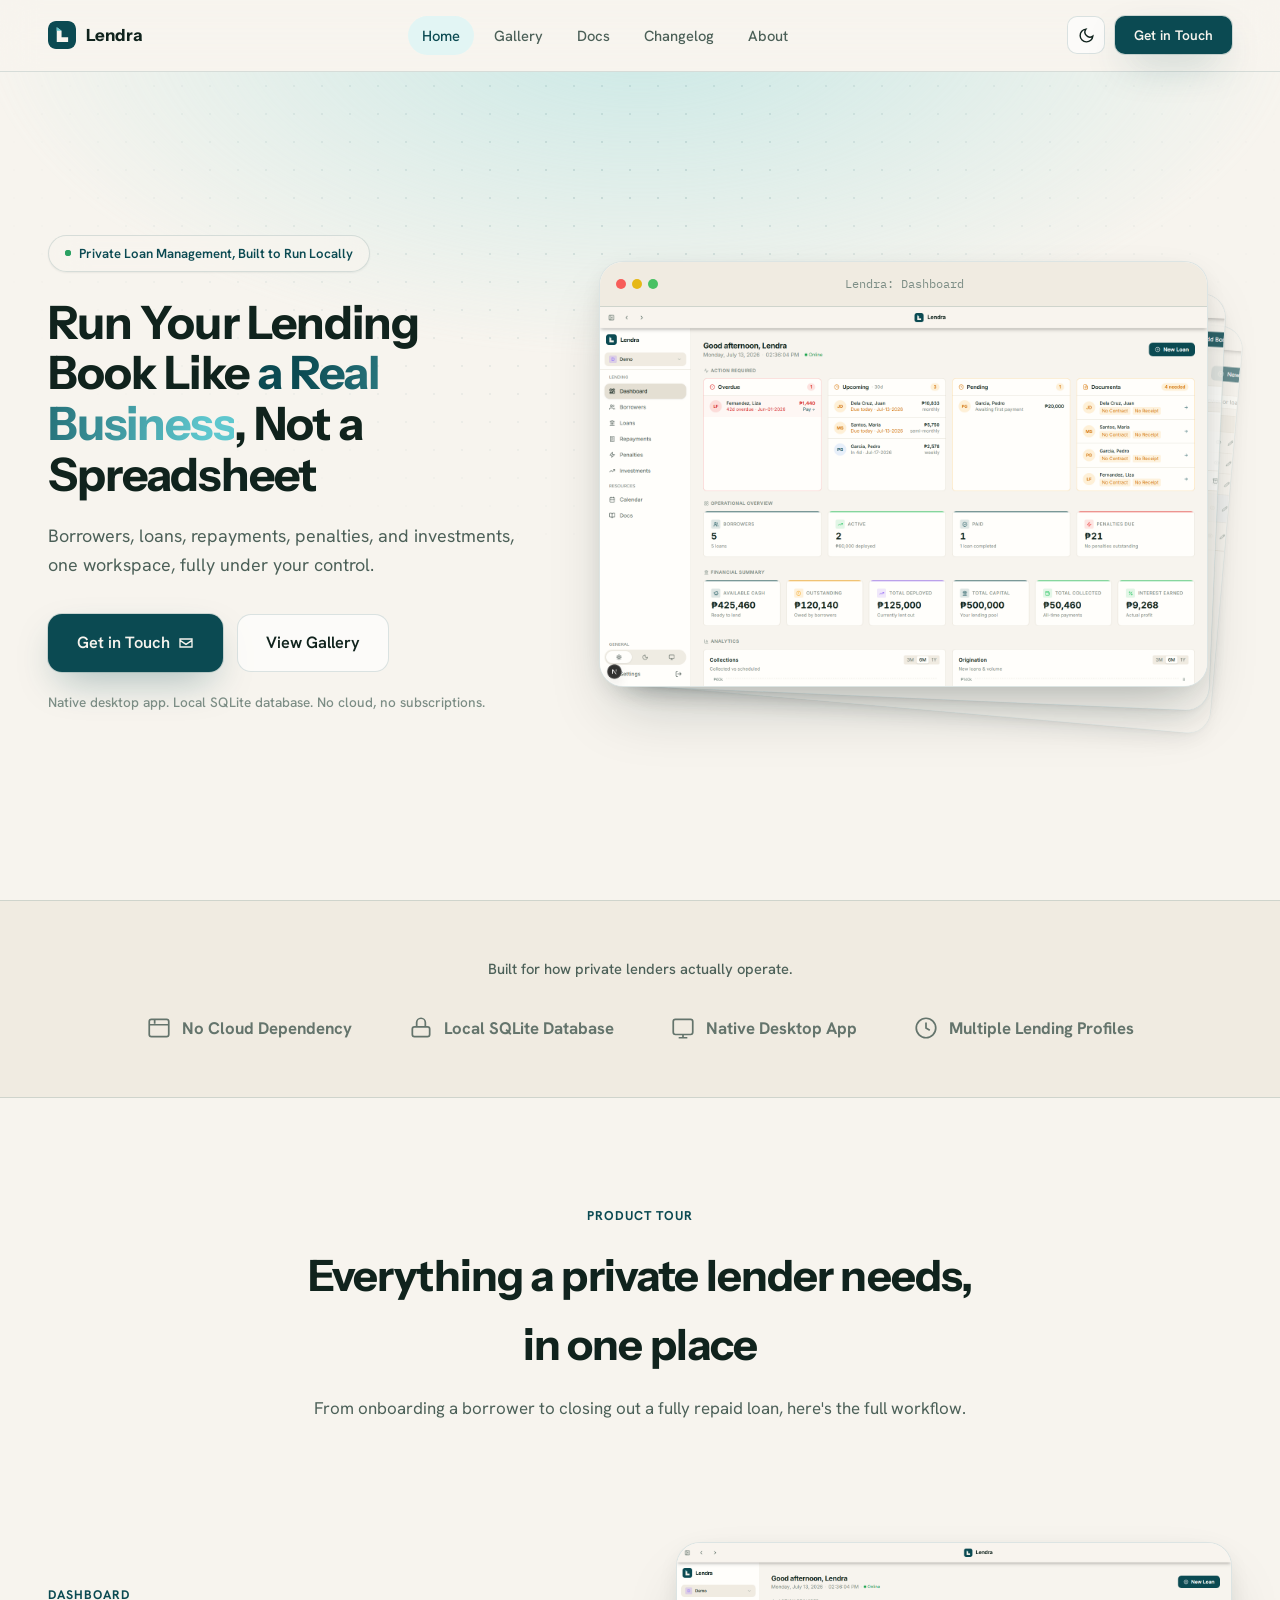
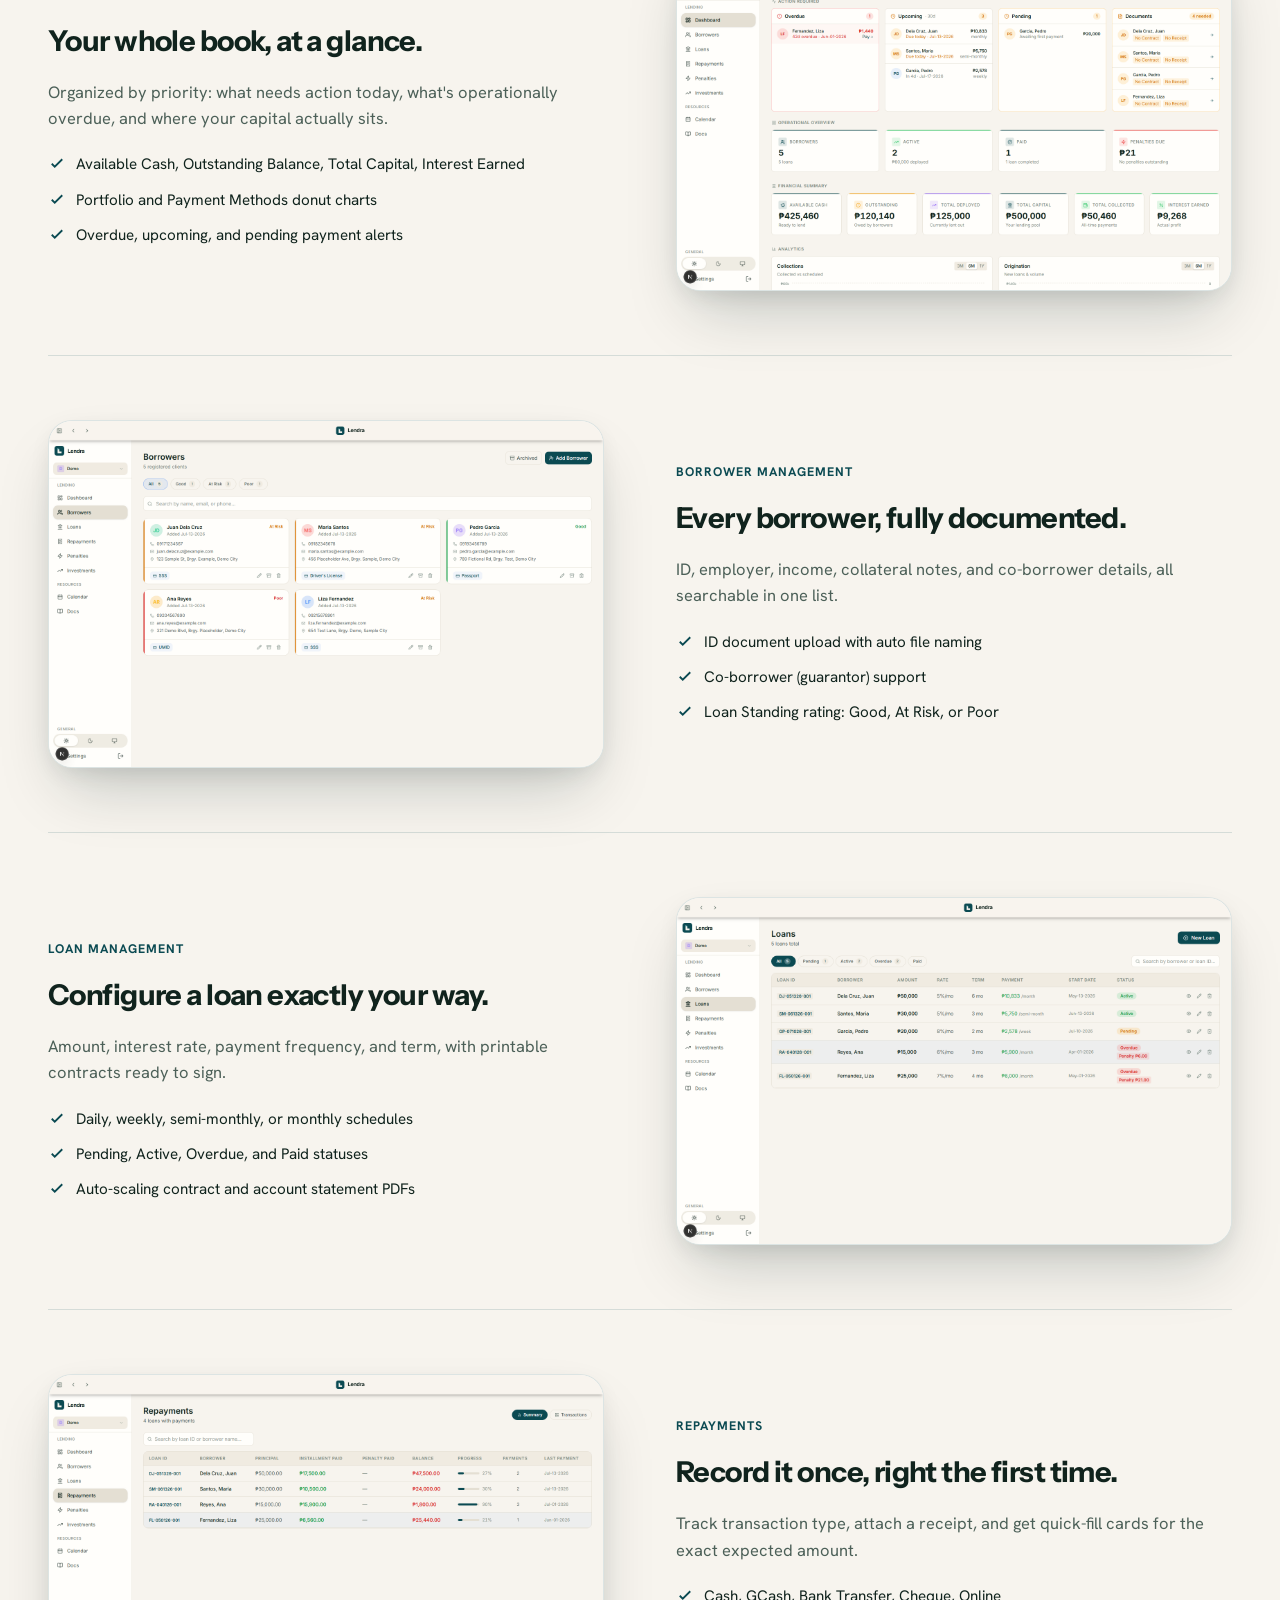
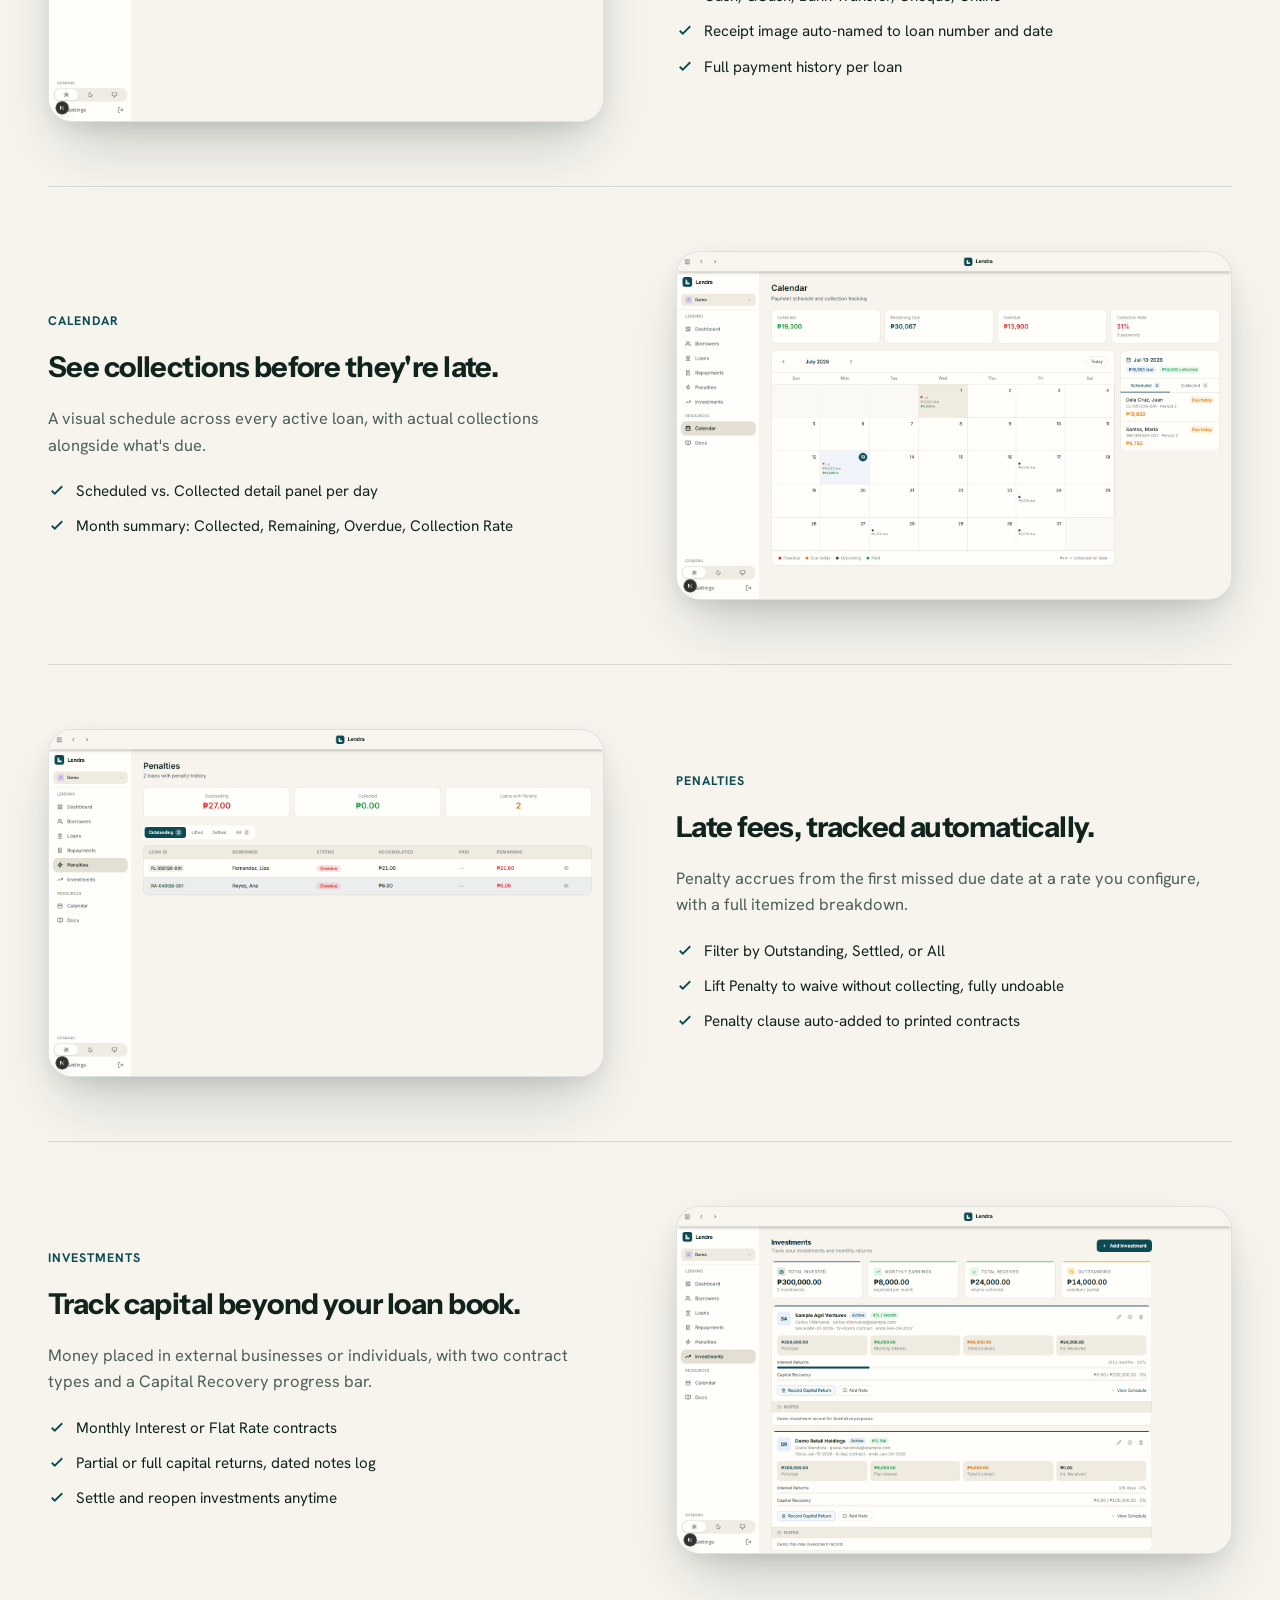
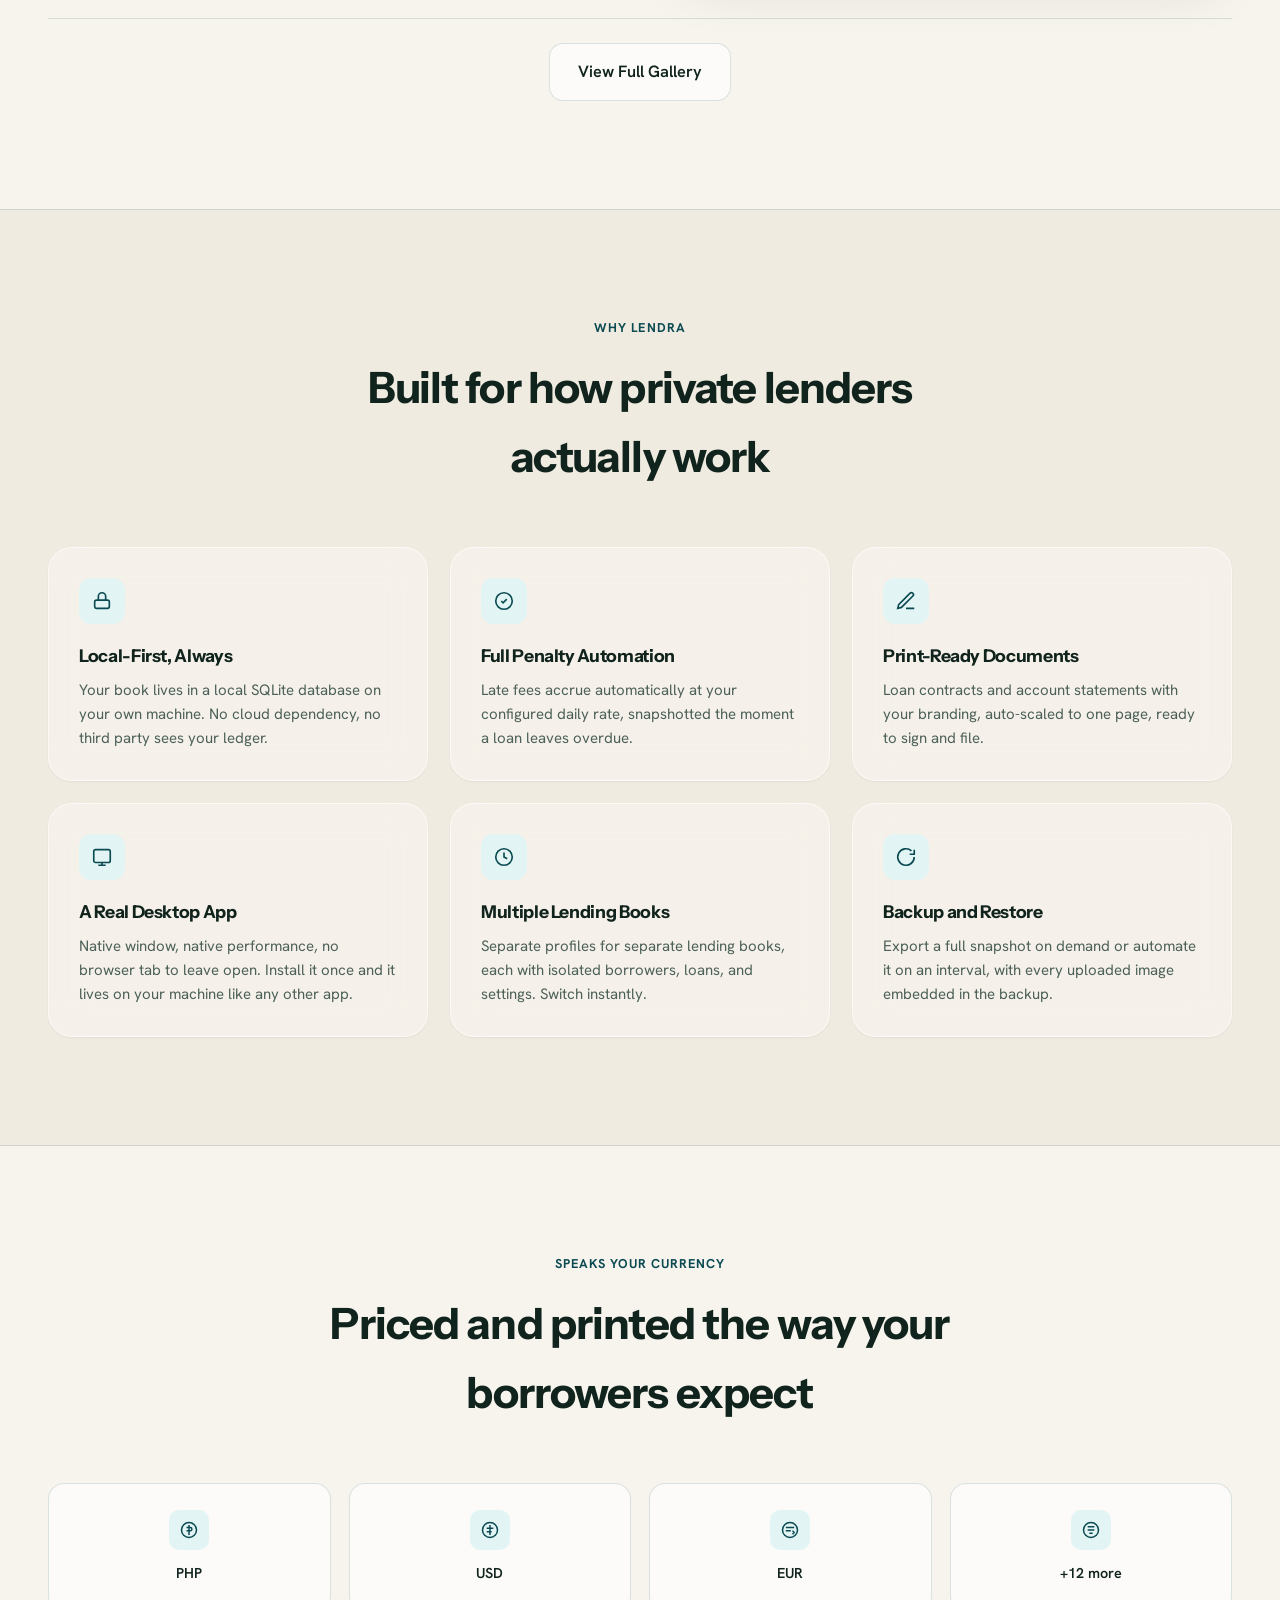
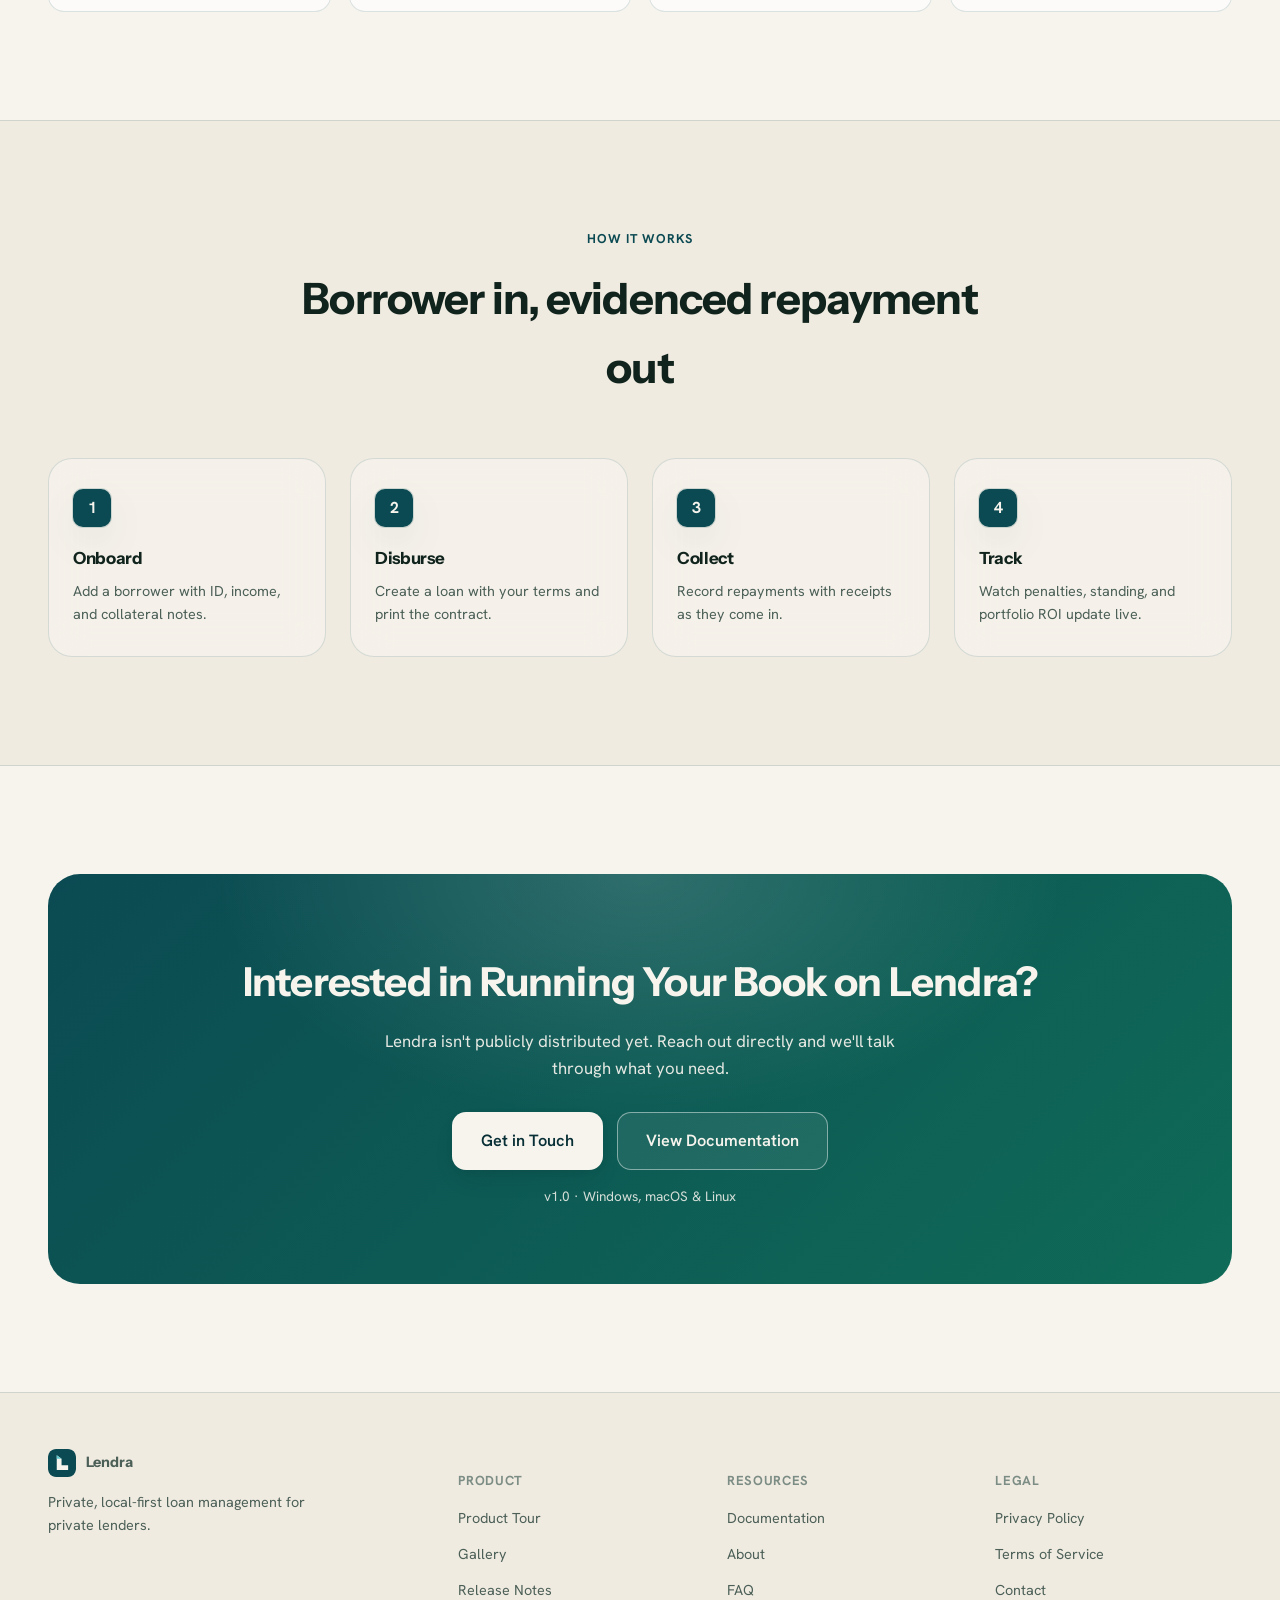
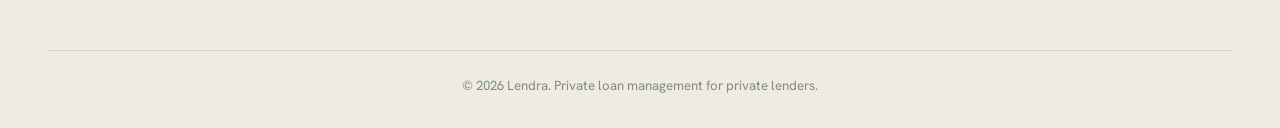
<file: index.html>
<!DOCTYPE html>
<html lang="en">
<head>
<meta charset="UTF-8">
<meta name="viewport" content="width=device-width, initial-scale=1">
<title>Lendra: Loan Management for Private Lenders</title>
<meta name="description" content="Lendra is a private, local-first loan management system for private lenders: borrowers, loans, repayments, penalties, and investments, all in one native desktop workspace. No cloud, no subscriptions.">
<link rel="canonical" href="https://lendra.vercel.app/">
<meta property="og:type" content="website">
<meta property="og:site_name" content="Lendra">
<meta property="og:locale" content="en_US">
<meta property="og:title" content="Lendra: Loan Management for Private Lenders">
<meta property="og:description" content="A private, local-first loan management system for private lenders: borrowers, loans, repayments, penalties, and investments, all in one native desktop workspace.">
<meta property="og:url" content="https://lendra.vercel.app/">
<meta property="og:image" content="https://lendra.vercel.app/assets/screenshots/dashboard.png">
<meta property="og:image:width" content="1600">
<meta property="og:image:height" content="1000">
<meta property="og:image:alt" content="Lendra dashboard showing loan portfolio overview">
<meta name="twitter:card" content="summary_large_image">
<meta name="twitter:title" content="Lendra: Loan Management for Private Lenders">
<meta name="twitter:description" content="A private, local-first loan management system for private lenders: borrowers, loans, repayments, penalties, and investments, all in one native desktop workspace.">
<meta name="twitter:image" content="https://lendra.vercel.app/assets/screenshots/dashboard.png">
<meta name="twitter:image:alt" content="Lendra dashboard showing loan portfolio overview">
<meta name="robots" content="index, follow, max-image-preview:large, max-snippet:-1">
<meta name="theme-color" content="#0B4A52">
<link rel="icon" href="assets/lendra-logo.svg" type="image/svg+xml">
<link rel="icon" href="assets/lendra-logo.png" type="image/png">
<link rel="apple-touch-icon" href="assets/lendra-logo.png">
<link rel="preconnect" href="https://fonts.googleapis.com">
<link rel="preconnect" href="https://fonts.gstatic.com" crossorigin>
<link href="https://fonts.googleapis.com/css2?family=Instrument+Sans:wght@500;600;700&family=Hanken+Grotesk:wght@400;500;600;700&family=IBM+Plex+Mono:wght@400;500&display=swap" rel="stylesheet">
<link rel="stylesheet" href="assets/css/main.css">
<script type="application/ld+json">
{
  "@context": "https://schema.org",
  "@type": "SoftwareApplication",
  "name": "Lendra",
  "operatingSystem": "Windows, macOS, Linux, Web",
  "applicationCategory": "FinanceApplication",
  "applicationSubCategory": "Loan Management Software",
  "description": "Lendra is a private, local-first loan management system for private lenders: borrowers, loans, repayments, penalties, calendar, and investment tracking, backed by a local SQLite database.",
  "softwareVersion": "1.0",
  "url": "https://lendra.vercel.app/",
  "screenshot": "https://lendra.vercel.app/assets/screenshots/dashboard.png"
}
</script>
<script type="application/ld+json">
{
  "@context": "https://schema.org",
  "@graph": [
    {
      "@type": "WebSite",
      "@id": "https://lendra.vercel.app/#website",
      "url": "https://lendra.vercel.app/",
      "name": "Lendra",
      "inLanguage": "en"
    },
    {
      "@type": "Organization",
      "@id": "https://lendra.vercel.app/#org",
      "name": "Lendra",
      "url": "https://lendra.vercel.app/",
      "logo": "https://lendra.vercel.app/assets/lendra-logo.png"
    }
  ]
}
</script>
</head>
<body>

<header class="site-nav">
  <div class="wrap">
    <a href="/" class="brand">
      <img src="assets/lendra-logo.svg" alt="Lendra logo">
      Lendra
    </a>
    <nav class="nav-links">
      <a href="/" class="active">Home</a>
      <a href="gallery">Gallery</a>
      <a href="docs">Docs</a>
      <a href="changelog">Changelog</a>
      <a href="about">About</a>
    <a href="mailto:briones.g.bryle@gmail.com" class="btn btn-primary mobile-cta">Get in Touch</a>
    </nav>
    <div class="nav-right">
      <button class="nav-toggle" id="navToggle" aria-label="Toggle menu" aria-expanded="false">
        <svg viewBox="0 0 24 24" fill="none" stroke="currentColor" stroke-width="2"><path d="M4 7h16M4 12h16M4 17h16"/></svg>
      </button>
      <button class="theme-btn" id="themeToggle" aria-label="Toggle dark mode">
        <svg id="iconMoon" viewBox="0 0 24 24" fill="none" stroke="currentColor" stroke-width="2"><path d="M21 12.79A9 9 0 1 1 11.21 3 7 7 0 0 0 21 12.79z"/></svg>
        <svg id="iconSun" style="display:none" viewBox="0 0 24 24" fill="none" stroke="currentColor" stroke-width="2"><circle cx="12" cy="12" r="4"/><path d="M12 2v2M12 20v2M4.93 4.93l1.41 1.41M17.66 17.66l1.41 1.41M2 12h2M20 12h2M6.34 17.66l-1.41 1.41M19.07 4.93l-1.41 1.41"/></svg>
      </button>      <a href="mailto:briones.g.bryle@gmail.com" class="btn btn-primary">Get in Touch</a>
    </div>
  </div>
</header>

<main>

  <!-- HERO -->
  <section class="hero">
    <div class="wrap hero-grid">
      <div class="hero-copy">
        <span class="badge"><span class="dot"></span>Private Loan Management, Built to Run Locally</span>
        <h1>Run Your Lending Book Like <span class="grad">a Real Business</span>, Not a Spreadsheet</h1>
        <p class="lead">Borrowers, loans, repayments, penalties, and investments, one workspace, fully under your control.</p>
        <div class="hero-actions">
          <a href="mailto:briones.g.bryle@gmail.com" class="btn btn-primary btn-lg">
            Get in Touch
            <svg viewBox="0 0 24 24" fill="none" stroke="currentColor" stroke-width="2"><path d="M3 8l9 6 9-6M3 6h18v12H3z"/></svg>
          </a>          <a href="gallery" class="btn btn-ghost btn-lg">View Gallery</a>
        </div>
        <p class="hero-note">Native desktop app. Local SQLite database. No cloud, no subscriptions.</p>
      </div>

      <div class="hero-visual reveal">
        <div class="hero-stack">
          <div class="stack-shot stack-back-2">
            <img src="assets/screenshots/loans.png" alt="Lendra Loans screen">
          </div>
          <div class="stack-shot stack-back-1">
            <img src="assets/screenshots/borrowers.png" alt="Lendra Borrowers screen" loading="lazy" decoding="async">
          </div>
          <div class="hero-shot-main">
            <div class="browserbar">
              <div class="dots"><span></span><span></span><span></span></div>
              <div class="urlbar">Lendra: Dashboard</div>
              <div style="width:40px"></div>
            </div>
            <img src="assets/screenshots/dashboard.png" alt="Lendra Dashboard screen" loading="lazy" decoding="async">
          </div>
        </div>
      </div>
    </div>
  </section>

  <!-- TRUST STRIP -->
  <section class="providers-strip">
    <div class="wrap">
      <p>Built for how private lenders actually operate.</p>
      <div class="provider-row reveal">
        <span class="provider-chip">
          <svg viewBox="0 0 24 24" fill="none" stroke="currentColor" stroke-width="1.6"><rect x="3" y="4" width="18" height="16" rx="2"/><path d="M3 9h18M8 4v4"/></svg>
          No Cloud Dependency
        </span>
        <span class="provider-chip">
          <svg viewBox="0 0 24 24" fill="none" stroke="currentColor" stroke-width="1.6"><rect x="4" y="11" width="16" height="9" rx="2"/><path d="M8 11V7a4 4 0 118 0v4"/></svg>
          Local SQLite Database
        </span>
        <span class="provider-chip">
          <svg viewBox="0 0 24 24" fill="none" stroke="currentColor" stroke-width="1.6"><rect x="3" y="4" width="18" height="14" rx="2"/><path d="M8 21h8M12 18v3"/></svg>
          Native Desktop App
        </span>
        <span class="provider-chip">
          <svg viewBox="0 0 24 24" fill="none" stroke="currentColor" stroke-width="1.6"><circle cx="12" cy="12" r="9"/><path d="M12 7v5l3.5 2"/></svg>
          Multiple Lending Profiles
        </span>
      </div>
    </div>
  </section>

  <!-- SCREENSHOT SHOWCASE -->
  <section id="showcase">
    <div class="wrap">
      <div class="section-head reveal">
        <span class="kicker">Product Tour</span>
        <h2>Everything a private lender needs, in one place</h2>
        <p>From onboarding a borrower to closing out a fully repaid loan, here's the full workflow.</p>
      </div>

      <div class="showcase-row reveal">
        <div class="showcase-text">
          <span class="kicker">Dashboard</span>
          <h3>Your whole book, at a glance.</h3>
          <p>Organized by priority: what needs action today, what's operationally overdue, and where your capital actually sits.</p>
          <ul class="showcase-list">
            <li><svg viewBox="0 0 24 24" fill="none" stroke="currentColor" stroke-width="2.4"><path d="M5 13l4 4L19 7"/></svg> Available Cash, Outstanding Balance, Total Capital, Interest Earned</li>
            <li><svg viewBox="0 0 24 24" fill="none" stroke="currentColor" stroke-width="2.4"><path d="M5 13l4 4L19 7"/></svg> Portfolio and Payment Methods donut charts</li>
            <li><svg viewBox="0 0 24 24" fill="none" stroke="currentColor" stroke-width="2.4"><path d="M5 13l4 4L19 7"/></svg> Overdue, upcoming, and pending payment alerts</li>
          </ul>
        </div>
        <div class="showcase-media"><img src="assets/screenshots/dashboard.png" alt="Lendra Dashboard page" loading="lazy" decoding="async"></div>
      </div>

      <div class="showcase-row reverse reveal">
        <div class="showcase-text">
          <span class="kicker">Borrower Management</span>
          <h3>Every borrower, fully documented.</h3>
          <p>ID, employer, income, collateral notes, and co-borrower details, all searchable in one list.</p>
          <ul class="showcase-list">
            <li><svg viewBox="0 0 24 24" fill="none" stroke="currentColor" stroke-width="2.4"><path d="M5 13l4 4L19 7"/></svg> ID document upload with auto file naming</li>
            <li><svg viewBox="0 0 24 24" fill="none" stroke="currentColor" stroke-width="2.4"><path d="M5 13l4 4L19 7"/></svg> Co-borrower (guarantor) support</li>
            <li><svg viewBox="0 0 24 24" fill="none" stroke="currentColor" stroke-width="2.4"><path d="M5 13l4 4L19 7"/></svg> Loan Standing rating: Good, At Risk, or Poor</li>
          </ul>
        </div>
        <div class="showcase-media"><img src="assets/screenshots/borrowers.png" alt="Lendra Borrowers page" loading="lazy" decoding="async"></div>
      </div>

      <div class="showcase-row reveal">
        <div class="showcase-text">
          <span class="kicker">Loan Management</span>
          <h3>Configure a loan exactly your way.</h3>
          <p>Amount, interest rate, payment frequency, and term, with printable contracts ready to sign.</p>
          <ul class="showcase-list">
            <li><svg viewBox="0 0 24 24" fill="none" stroke="currentColor" stroke-width="2.4"><path d="M5 13l4 4L19 7"/></svg> Daily, weekly, semi-monthly, or monthly schedules</li>
            <li><svg viewBox="0 0 24 24" fill="none" stroke="currentColor" stroke-width="2.4"><path d="M5 13l4 4L19 7"/></svg> Pending, Active, Overdue, and Paid statuses</li>
            <li><svg viewBox="0 0 24 24" fill="none" stroke="currentColor" stroke-width="2.4"><path d="M5 13l4 4L19 7"/></svg> Auto-scaling contract and account statement PDFs</li>
          </ul>
        </div>
        <div class="showcase-media"><img src="assets/screenshots/loans.png" alt="Lendra Loans page" loading="lazy" decoding="async"></div>
      </div>

      <div class="showcase-row reverse reveal">
        <div class="showcase-text">
          <span class="kicker">Repayments</span>
          <h3>Record it once, right the first time.</h3>
          <p>Track transaction type, attach a receipt, and get quick-fill cards for the exact expected amount.</p>
          <ul class="showcase-list">
            <li><svg viewBox="0 0 24 24" fill="none" stroke="currentColor" stroke-width="2.4"><path d="M5 13l4 4L19 7"/></svg> Cash, GCash, Bank Transfer, Cheque, Online</li>
            <li><svg viewBox="0 0 24 24" fill="none" stroke="currentColor" stroke-width="2.4"><path d="M5 13l4 4L19 7"/></svg> Receipt image auto-named to loan number and date</li>
            <li><svg viewBox="0 0 24 24" fill="none" stroke="currentColor" stroke-width="2.4"><path d="M5 13l4 4L19 7"/></svg> Full payment history per loan</li>
          </ul>
        </div>
        <div class="showcase-media"><img src="assets/screenshots/repayments.png" alt="Lendra Repayments page" loading="lazy" decoding="async"></div>
      </div>

      <div class="showcase-row reveal">
        <div class="showcase-text">
          <span class="kicker">Calendar</span>
          <h3>See collections before they're late.</h3>
          <p>A visual schedule across every active loan, with actual collections alongside what's due.</p>
          <ul class="showcase-list">
            <li><svg viewBox="0 0 24 24" fill="none" stroke="currentColor" stroke-width="2.4"><path d="M5 13l4 4L19 7"/></svg> Scheduled vs. Collected detail panel per day</li>
            <li><svg viewBox="0 0 24 24" fill="none" stroke="currentColor" stroke-width="2.4"><path d="M5 13l4 4L19 7"/></svg> Month summary: Collected, Remaining, Overdue, Collection Rate</li>
          </ul>
        </div>
        <div class="showcase-media"><img src="assets/screenshots/calendar.png" alt="Lendra Calendar page" loading="lazy" decoding="async"></div>
      </div>

      <div class="showcase-row reverse reveal">
        <div class="showcase-text">
          <span class="kicker">Penalties</span>
          <h3>Late fees, tracked automatically.</h3>
          <p>Penalty accrues from the first missed due date at a rate you configure, with a full itemized breakdown.</p>
          <ul class="showcase-list">
            <li><svg viewBox="0 0 24 24" fill="none" stroke="currentColor" stroke-width="2.4"><path d="M5 13l4 4L19 7"/></svg> Filter by Outstanding, Settled, or All</li>
            <li><svg viewBox="0 0 24 24" fill="none" stroke="currentColor" stroke-width="2.4"><path d="M5 13l4 4L19 7"/></svg> Lift Penalty to waive without collecting, fully undoable</li>
            <li><svg viewBox="0 0 24 24" fill="none" stroke="currentColor" stroke-width="2.4"><path d="M5 13l4 4L19 7"/></svg> Penalty clause auto-added to printed contracts</li>
          </ul>
        </div>
        <div class="showcase-media"><img src="assets/screenshots/penalties.png" alt="Lendra Penalties page" loading="lazy" decoding="async"></div>
      </div>

      <div class="showcase-row reveal">
        <div class="showcase-text">
          <span class="kicker">Investments</span>
          <h3>Track capital beyond your loan book.</h3>
          <p>Money placed in external businesses or individuals, with two contract types and a Capital Recovery progress bar.</p>
          <ul class="showcase-list">
            <li><svg viewBox="0 0 24 24" fill="none" stroke="currentColor" stroke-width="2.4"><path d="M5 13l4 4L19 7"/></svg> Monthly Interest or Flat Rate contracts</li>
            <li><svg viewBox="0 0 24 24" fill="none" stroke="currentColor" stroke-width="2.4"><path d="M5 13l4 4L19 7"/></svg> Partial or full capital returns, dated notes log</li>
            <li><svg viewBox="0 0 24 24" fill="none" stroke="currentColor" stroke-width="2.4"><path d="M5 13l4 4L19 7"/></svg> Settle and reopen investments anytime</li>
          </ul>
        </div>
        <div class="showcase-media"><img src="assets/screenshots/investment.png" alt="Lendra Investment page" loading="lazy" decoding="async"></div>
      </div>

      <div style="text-align:center; margin-top:24px;">
        <a href="gallery" class="btn btn-ghost btn-lg">View Full Gallery</a>
      </div>
    </div>
  </section>

  <!-- WHY LENDRA -->
  <section style="background: var(--bg-subtle); border-top:1px solid var(--border); border-bottom:1px solid var(--border);">
    <div class="wrap">
      <div class="section-head reveal">
        <span class="kicker">Why Lendra</span>
        <h2>Built for how private lenders actually work</h2>
      </div>
      <div class="card-grid reveal">
        <div class="feature-card">
          <div class="feature-icon"><svg viewBox="0 0 24 24" fill="none" stroke="currentColor" stroke-width="1.8"><rect x="4" y="11" width="16" height="9" rx="2"/><path d="M8 11V7a4 4 0 118 0v4"/></svg></div>
          <h3>Local-First, Always</h3>
          <p>Your book lives in a local SQLite database on your own machine. No cloud dependency, no third party sees your ledger.</p>
        </div>
        <div class="feature-card">
          <div class="feature-icon"><svg viewBox="0 0 24 24" fill="none" stroke="currentColor" stroke-width="1.8"><path d="M9 12l2 2 4-4"/><circle cx="12" cy="12" r="9"/></svg></div>
          <h3>Full Penalty Automation</h3>
          <p>Late fees accrue automatically at your configured daily rate, snapshotted the moment a loan leaves overdue.</p>
        </div>
        <div class="feature-card">
          <div class="feature-icon"><svg viewBox="0 0 24 24" fill="none" stroke="currentColor" stroke-width="1.8"><path d="M12 20h9M16.5 3.5a2.1 2.1 0 013 3L7 19l-4 1 1-4z"/></svg></div>
          <h3>Print-Ready Documents</h3>
          <p>Loan contracts and account statements with your branding, auto-scaled to one page, ready to sign and file.</p>
        </div>
        <div class="feature-card">
          <div class="feature-icon"><svg viewBox="0 0 24 24" fill="none" stroke="currentColor" stroke-width="1.8"><rect x="3" y="4" width="18" height="14" rx="2"/><path d="M8 21h8M12 18v3"/></svg></div>
          <h3>A Real Desktop App</h3>
          <p>Native window, native performance, no browser tab to leave open. Install it once and it lives on your machine like any other app.</p>
        </div>
        <div class="feature-card">
          <div class="feature-icon"><svg viewBox="0 0 24 24" fill="none" stroke="currentColor" stroke-width="1.8"><circle cx="12" cy="12" r="9"/><path d="M12 7v5l3.5 2"/></svg></div>
          <h3>Multiple Lending Books</h3>
          <p>Separate profiles for separate lending books, each with isolated borrowers, loans, and settings. Switch instantly.</p>
        </div>
        <div class="feature-card">
          <div class="feature-icon"><svg viewBox="0 0 24 24" fill="none" stroke="currentColor" stroke-width="1.8"><path d="M21 12a9 9 0 11-3-6.7M21 4v5h-5"/></svg></div>
          <h3>Backup and Restore</h3>
          <p>Export a full snapshot on demand or automate it on an interval, with every uploaded image embedded in the backup.</p>
        </div>
      </div>
    </div>
  </section>

  <!-- CURRENCY / FORMAT STRIP -->
  <section>
    <div class="wrap">
      <div class="section-head reveal">
        <span class="kicker">Speaks Your Currency</span>
        <h2>Priced and printed the way your borrowers expect</h2>
      </div>
      <div class="export-grid reveal">
        <div class="export-card"><div class="ico"><svg viewBox="0 0 24 24" fill="none" stroke="currentColor" stroke-width="1.8"><circle cx="12" cy="12" r="9"/><path d="M12 6v12M9 9h4.5a2 2 0 010 4H9m0 0h5"/></svg></div><span>PHP</span></div>
        <div class="export-card"><div class="ico"><svg viewBox="0 0 24 24" fill="none" stroke="currentColor" stroke-width="1.8"><circle cx="12" cy="12" r="9"/><path d="M12 6v12M8 10h8M8 14h6"/></svg></div><span>USD</span></div>
        <div class="export-card"><div class="ico"><svg viewBox="0 0 24 24" fill="none" stroke="currentColor" stroke-width="1.8"><circle cx="12" cy="12" r="9"/><path d="M7 9h10M7 13h6M15 17l2-2-2-2"/></svg></div><span>EUR</span></div>
        <div class="export-card"><div class="ico"><svg viewBox="0 0 24 24" fill="none" stroke="currentColor" stroke-width="1.8"><circle cx="12" cy="12" r="9"/><path d="M8 8h8M8 12h8M10 16h4"/></svg></div><span>+12 more</span></div>
      </div>
    </div>
  </section>

  <!-- HOW IT WORKS -->
  <section style="background: var(--bg-subtle); border-top:1px solid var(--border); border-bottom:1px solid var(--border);">
    <div class="wrap">
      <div class="section-head reveal">
        <span class="kicker">How It Works</span>
        <h2>Borrower in, evidenced repayment out</h2>
      </div>
      <div class="steps reveal">
        <div class="step">
          <div class="num">1</div>
          <h4>Onboard</h4>
          <p>Add a borrower with ID, income, and collateral notes.</p>
        </div>
        <div class="step">
          <div class="num">2</div>
          <h4>Disburse</h4>
          <p>Create a loan with your terms and print the contract.</p>
        </div>
        <div class="step">
          <div class="num">3</div>
          <h4>Collect</h4>
          <p>Record repayments with receipts as they come in.</p>
        </div>
        <div class="step">
          <div class="num">4</div>
          <h4>Track</h4>
          <p>Watch penalties, standing, and portfolio ROI update live.</p>
        </div>
      </div>
    </div>
  </section>

  <!-- FINAL CTA -->
  <section id="contact">
    <div class="wrap">
      <div class="cta-band reveal">
        <h2>Interested in Running Your Book on Lendra?</h2>
        <p>Lendra isn't publicly distributed yet. Reach out directly and we'll talk through what you need.</p>
        <div class="hero-actions">
          <a href="mailto:briones.g.bryle@gmail.com" class="btn btn-primary btn-lg">Get in Touch</a>
          <a href="docs" class="btn btn-ghost btn-lg">View Documentation</a>
        </div>
        <p style="margin-top:16px; font-size:0.85rem; opacity:.85;">v1.0 &middot; Windows, macOS &amp; Linux</p>
      </div>
    </div>
  </section>

</main>

<footer>
  <div class="wrap">
    <div class="foot-grid">
      <div class="foot-col">
        <a href="/" class="brand" style="margin-bottom:14px;">
          <img src="assets/lendra-logo.svg" alt="Lendra logo">
          Lendra
        </a>
        <p style="color: var(--fg-muted); font-size:0.9rem; max-width:280px; margin-top:12px;">Private, local-first loan management for private lenders.</p>
      </div>
      <div class="foot-col">
        <h5>Product</h5>
        <ul>
          <li><a href="/#showcase">Product Tour</a></li>
          <li><a href="gallery">Gallery</a></li>
          <li><a href="changelog">Release Notes</a></li>
        </ul>
      </div>
      <div class="foot-col">
        <h5>Resources</h5>
        <ul>
          <li><a href="docs">Documentation</a></li>
          <li><a href="about">About</a></li>
          <li><a href="docs#doc-faq">FAQ</a></li>
        </ul>
      </div>
      <div class="foot-col">
        <h5>Legal</h5>
        <ul>
          <li><a href="privacy">Privacy Policy</a></li>
          <li><a href="terms">Terms of Service</a></li>
          <li><a href="mailto:briones.g.bryle@gmail.com">Contact</a></li>
        </ul>
      </div>
    </div>
    <div class="foot-bottom">
      <span>&copy; <span class="js-year">2026</span> Lendra. Private loan management for private lenders.</span>
    </div>
  </div>
</footer>

<script src="assets/js/main.js"></script>
</body>
</html>
</file>
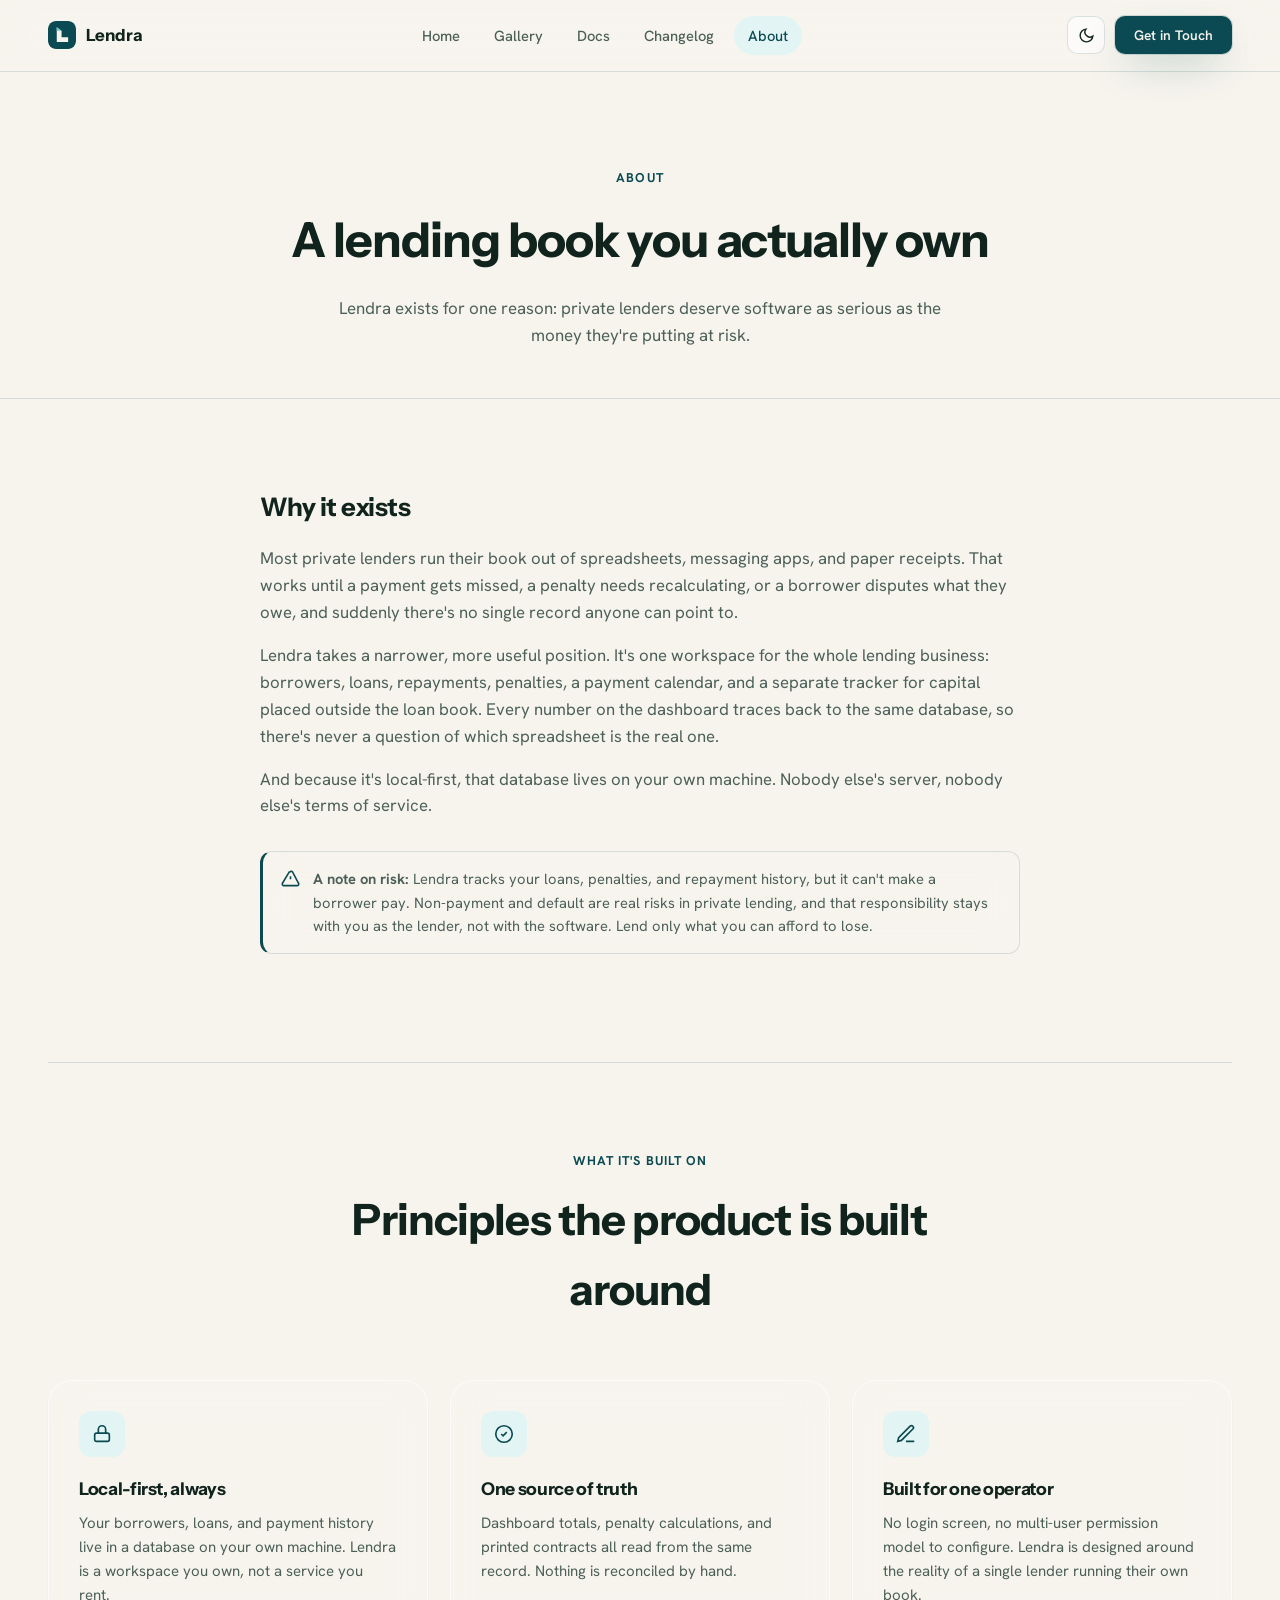
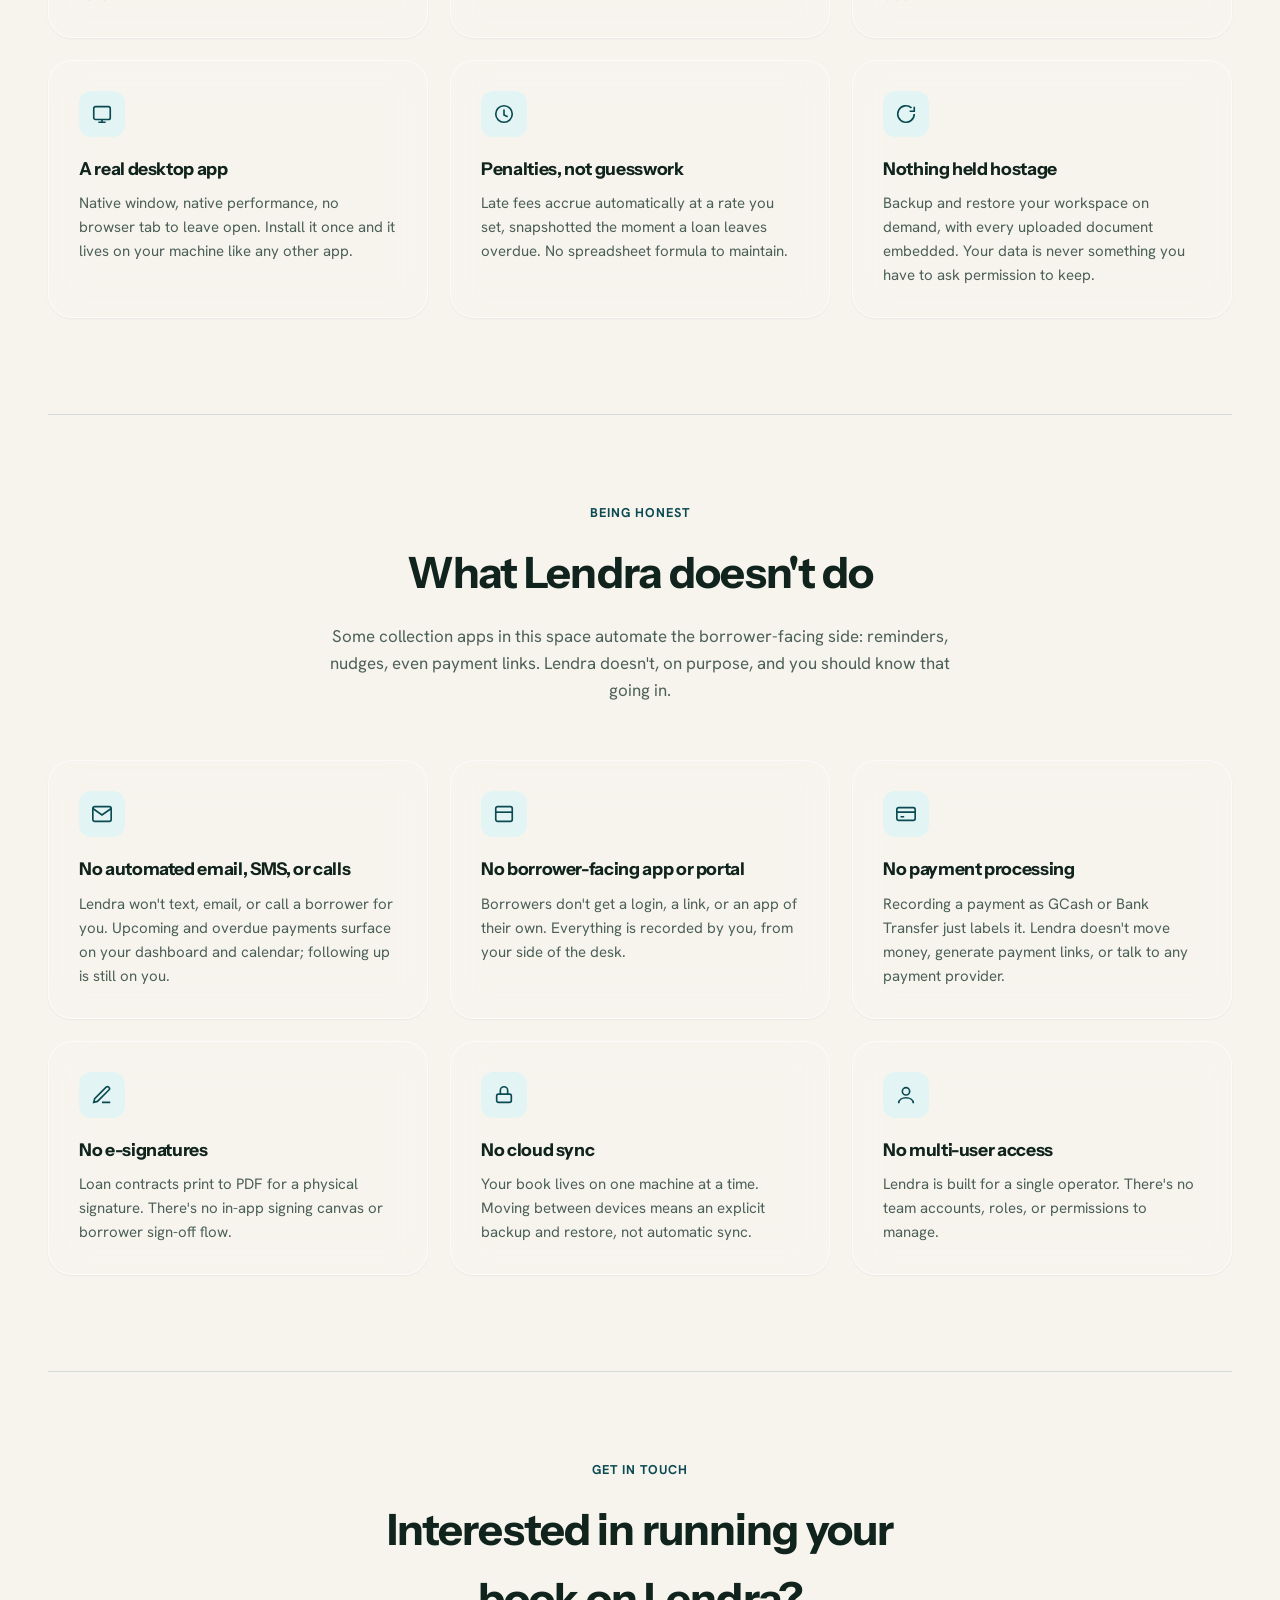
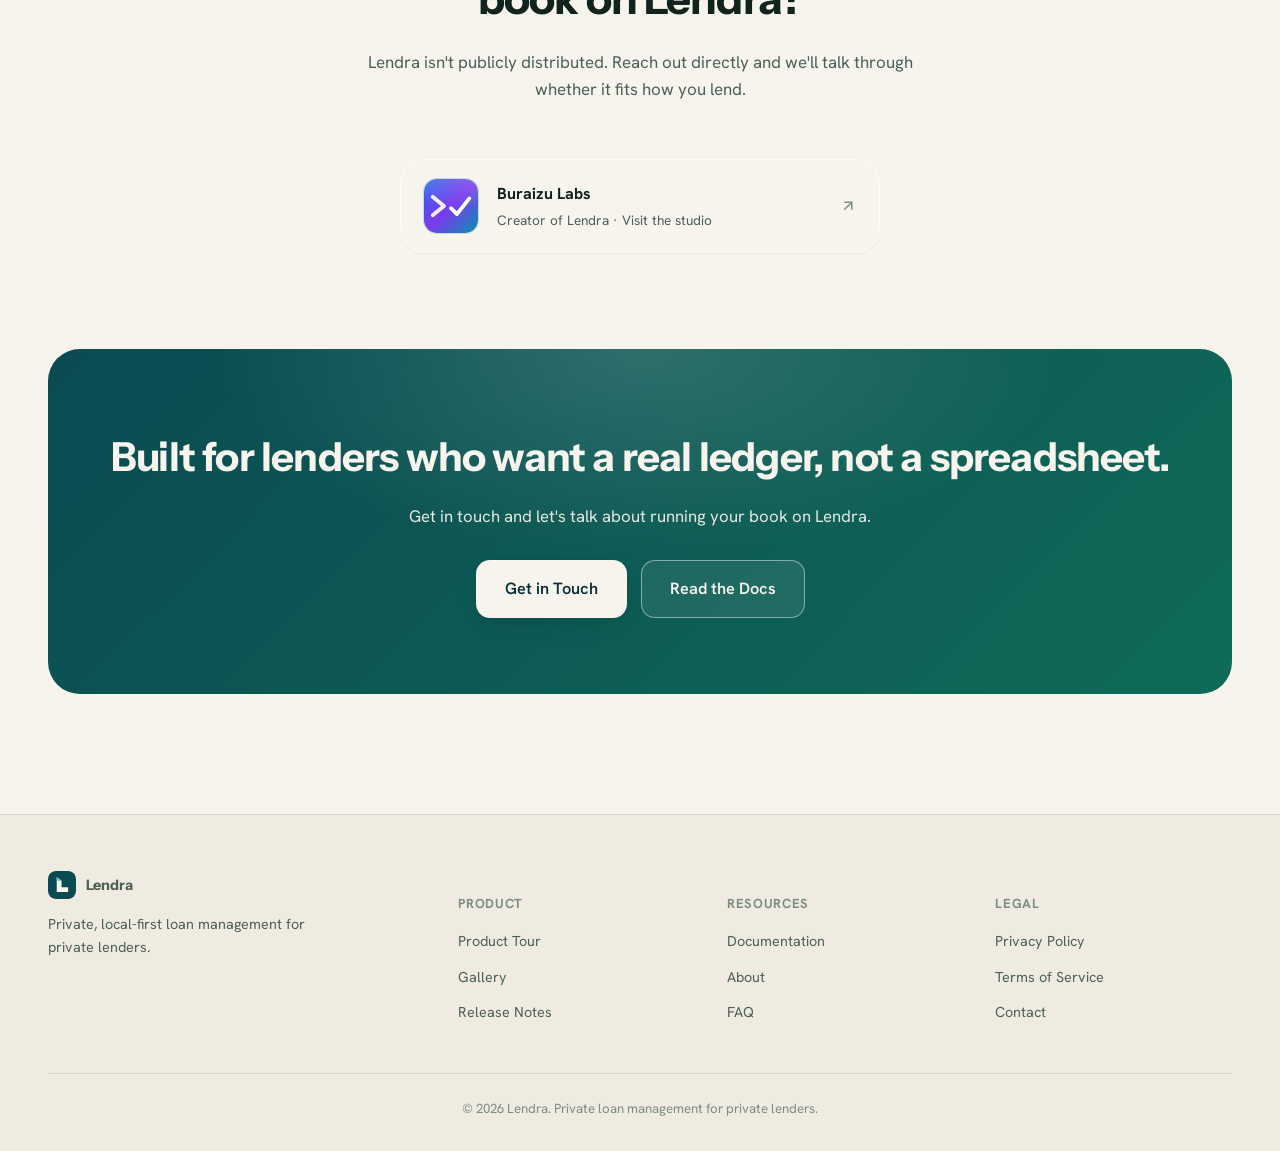
<file: about.html>
<!DOCTYPE html>
<html lang="en">
<head>
<meta charset="UTF-8">
<meta name="viewport" content="width=device-width, initial-scale=1">
<title>About | Lendra</title>
<meta name="description" content="Lendra is a private, local-first loan management system built for private lenders who want full control over their own book, without a cloud dependency.">
<link rel="canonical" href="https://lendra.vercel.app/about">
<meta property="og:type" content="website">
<meta property="og:site_name" content="Lendra">
<meta property="og:locale" content="en_US">
<meta property="og:title" content="About | Lendra">
<meta property="og:description" content="Lendra is a private, local-first loan management system built for private lenders who want full control over their own book, without a cloud dependency.">
<meta property="og:url" content="https://lendra.vercel.app/about">
<meta property="og:image" content="https://lendra.vercel.app/assets/screenshots/dashboard.png">
<meta property="og:image:width" content="1600">
<meta property="og:image:height" content="1000">
<meta property="og:image:alt" content="Lendra dashboard showing loan portfolio overview">
<meta name="twitter:card" content="summary_large_image">
<meta name="twitter:title" content="About | Lendra">
<meta name="twitter:description" content="Lendra is a private, local-first loan management system built for private lenders who want full control over their own book, without a cloud dependency.">
<meta name="twitter:image" content="https://lendra.vercel.app/assets/screenshots/dashboard.png">
<meta name="twitter:image:alt" content="Lendra dashboard showing loan portfolio overview">
<meta name="robots" content="index, follow, max-image-preview:large, max-snippet:-1">
<meta name="theme-color" content="#0B4A52">
<link rel="icon" href="assets/lendra-logo.svg" type="image/svg+xml">
<link rel="icon" href="assets/lendra-logo.png" type="image/png">
<link rel="apple-touch-icon" href="assets/lendra-logo.png">
<link rel="preconnect" href="https://fonts.googleapis.com">
<link rel="preconnect" href="https://fonts.gstatic.com" crossorigin>
<link href="https://fonts.googleapis.com/css2?family=Instrument+Sans:wght@500;600;700&family=Hanken+Grotesk:wght@400;500;600;700&family=IBM+Plex+Mono:wght@400;500&display=swap" rel="stylesheet">
<link rel="stylesheet" href="assets/css/main.css">
<script type="application/ld+json">
{
  "@context": "https://schema.org",
  "@type": "BreadcrumbList",
  "itemListElement": [
    {
      "@type": "ListItem",
      "position": 1,
      "name": "Home",
      "item": "https://lendra.vercel.app/"
    },
    {
      "@type": "ListItem",
      "position": 2,
      "name": "About",
      "item": "https://lendra.vercel.app/about"
    }
  ]
}
</script>
</head>
<body>

<header class="site-nav">
  <div class="wrap">
    <a href="/" class="brand">
      <img src="assets/lendra-logo.svg" alt="Lendra logo">
      Lendra
    </a>
    <nav class="nav-links">
      <a href="/">Home</a>
      <a href="gallery">Gallery</a>
      <a href="docs">Docs</a>
      <a href="changelog">Changelog</a>
      <a href="about" class="active">About</a>
    <a href="mailto:briones.g.bryle@gmail.com" class="btn btn-primary mobile-cta">Get in Touch</a>
    </nav>
    <div class="nav-right">
      <button class="nav-toggle" id="navToggle" aria-label="Toggle menu" aria-expanded="false">
        <svg viewBox="0 0 24 24" fill="none" stroke="currentColor" stroke-width="2"><path d="M4 7h16M4 12h16M4 17h16"/></svg>
      </button>
      <button class="theme-btn" id="themeToggle" aria-label="Toggle dark mode">
        <svg id="iconMoon" viewBox="0 0 24 24" fill="none" stroke="currentColor" stroke-width="2"><path d="M21 12.79A9 9 0 1 1 11.21 3 7 7 0 0 0 21 12.79z"/></svg>
        <svg id="iconSun" style="display:none" viewBox="0 0 24 24" fill="none" stroke="currentColor" stroke-width="2"><circle cx="12" cy="12" r="4"/><path d="M12 2v2M12 20v2M4.93 4.93l1.41 1.41M17.66 17.66l1.41 1.41M2 12h2M20 12h2M6.34 17.66l-1.41 1.41M19.07 4.93l-1.41 1.41"/></svg>
      </button>      <a href="mailto:briones.g.bryle@gmail.com" class="btn btn-primary">Get in Touch</a>
    </div>
  </div>
</header>

<div class="page-header">
  <div class="wrap">
    <span class="kicker">About</span>
    <h1>A lending book you actually own</h1>
    <p>Lendra exists for one reason: private lenders deserve software as serious as the money they're putting at risk.</p>
  </div>
</div>

<main class="wrap">

  <section style="padding: 88px 0; max-width: 760px; margin: 0 auto;">
    <div class="reveal">
      <h2 style="font-size:1.6rem; font-weight:700; margin-bottom:18px;">Why it exists</h2>
      <p style="color:var(--fg-muted); font-size:1.05rem; margin-bottom:16px;">Most private lenders run their book out of spreadsheets, messaging apps, and paper receipts. That works until a payment gets missed, a penalty needs recalculating, or a borrower disputes what they owe, and suddenly there's no single record anyone can point to.</p>
      <p style="color:var(--fg-muted); font-size:1.05rem; margin-bottom:16px;">Lendra takes a narrower, more useful position. It's one workspace for the whole lending business: borrowers, loans, repayments, penalties, a payment calendar, and a separate tracker for capital placed outside the loan book. Every number on the dashboard traces back to the same database, so there's never a question of which spreadsheet is the real one.</p>
      <p style="color:var(--fg-muted); font-size:1.05rem;">And because it's local-first, that database lives on your own machine. Nobody else's server, nobody else's terms of service.</p>

      <div class="docs-callout" style="margin-top:32px; max-width:none;">
        <svg viewBox="0 0 24 24" fill="none" stroke="currentColor" stroke-width="2"><path d="M12 9v4M12 17h.01M10.29 3.86L1.82 18a2 2 0 001.71 3h16.94a2 2 0 001.71-3L14.71 3.86a2 2 0 00-3.42 0z"/></svg>
        <span><strong>A note on risk:</strong> Lendra tracks your loans, penalties, and repayment history, but it can't make a borrower pay. Non-payment and default are real risks in private lending, and that responsibility stays with you as the lender, not with the software. Lend only what you can afford to lose.</span>
      </div>
    </div>
  </section>

  <section style="padding: 0 0 96px; border-top:1px solid var(--border);">
    <div class="section-head reveal" style="padding-top:88px;">
      <span class="kicker">What It's Built On</span>
      <h2>Principles the product is built around</h2>
    </div>
    <div class="card-grid reveal">
      <div class="feature-card">
        <div class="feature-icon"><svg viewBox="0 0 24 24" fill="none" stroke="currentColor" stroke-width="1.8"><rect x="4" y="11" width="16" height="9" rx="2"/><path d="M8 11V7a4 4 0 118 0v4"/></svg></div>
        <h3>Local-first, always</h3>
        <p>Your borrowers, loans, and payment history live in a database on your own machine. Lendra is a workspace you own, not a service you rent.</p>
      </div>
      <div class="feature-card">
        <div class="feature-icon"><svg viewBox="0 0 24 24" fill="none" stroke="currentColor" stroke-width="1.8"><path d="M9 12l2 2 4-4"/><circle cx="12" cy="12" r="9"/></svg></div>
        <h3>One source of truth</h3>
        <p>Dashboard totals, penalty calculations, and printed contracts all read from the same record. Nothing is reconciled by hand.</p>
      </div>
      <div class="feature-card">
        <div class="feature-icon"><svg viewBox="0 0 24 24" fill="none" stroke="currentColor" stroke-width="1.8"><path d="M12 20h9M16.5 3.5a2.1 2.1 0 013 3L7 19l-4 1 1-4z"/></svg></div>
        <h3>Built for one operator</h3>
        <p>No login screen, no multi-user permission model to configure. Lendra is designed around the reality of a single lender running their own book.</p>
      </div>
      <div class="feature-card">
        <div class="feature-icon"><svg viewBox="0 0 24 24" fill="none" stroke="currentColor" stroke-width="1.8"><rect x="3" y="4" width="18" height="14" rx="2"/><path d="M8 21h8M12 18v3"/></svg></div>
        <h3>A real desktop app</h3>
        <p>Native window, native performance, no browser tab to leave open. Install it once and it lives on your machine like any other app.</p>
      </div>
      <div class="feature-card">
        <div class="feature-icon"><svg viewBox="0 0 24 24" fill="none" stroke="currentColor" stroke-width="1.8"><circle cx="12" cy="12" r="9"/><path d="M12 7v6l4 2"/></svg></div>
        <h3>Penalties, not guesswork</h3>
        <p>Late fees accrue automatically at a rate you set, snapshotted the moment a loan leaves overdue. No spreadsheet formula to maintain.</p>
      </div>
      <div class="feature-card">
        <div class="feature-icon"><svg viewBox="0 0 24 24" fill="none" stroke="currentColor" stroke-width="1.8"><path d="M21 12a9 9 0 11-3-6.7M21 4v5h-5"/></svg></div>
        <h3>Nothing held hostage</h3>
        <p>Backup and restore your workspace on demand, with every uploaded document embedded. Your data is never something you have to ask permission to keep.</p>
      </div>
    </div>
  </section>

  <section style="padding: 0 0 96px; border-top:1px solid var(--border);">
    <div class="section-head reveal" style="padding-top:88px; max-width:640px;">
      <span class="kicker">Being Honest</span>
      <h2>What Lendra doesn't do</h2>
      <p>Some collection apps in this space automate the borrower-facing side: reminders, nudges, even payment links. Lendra doesn't, on purpose, and you should know that going in.</p>
    </div>
    <div class="card-grid reveal">
      <div class="feature-card">
        <div class="feature-icon"><svg viewBox="0 0 24 24" fill="none" stroke="currentColor" stroke-width="1.8"><path d="M22 6l-10 7L2 6"/><rect x="2" y="4" width="20" height="16" rx="2"/></svg></div>
        <h3>No automated email, SMS, or calls</h3>
        <p>Lendra won't text, email, or call a borrower for you. Upcoming and overdue payments surface on your dashboard and calendar; following up is still on you.</p>
      </div>
      <div class="feature-card">
        <div class="feature-icon"><svg viewBox="0 0 24 24" fill="none" stroke="currentColor" stroke-width="1.8"><rect x="3" y="4" width="18" height="16" rx="2"/><path d="M3 10h18"/></svg></div>
        <h3>No borrower-facing app or portal</h3>
        <p>Borrowers don't get a login, a link, or an app of their own. Everything is recorded by you, from your side of the desk.</p>
      </div>
      <div class="feature-card">
        <div class="feature-icon"><svg viewBox="0 0 24 24" fill="none" stroke="currentColor" stroke-width="1.8"><path d="M2 10h20M6 15h4"/><rect x="2" y="5" width="20" height="14" rx="2"/></svg></div>
        <h3>No payment processing</h3>
        <p>Recording a payment as GCash or Bank Transfer just labels it. Lendra doesn't move money, generate payment links, or talk to any payment provider.</p>
      </div>
      <div class="feature-card">
        <div class="feature-icon"><svg viewBox="0 0 24 24" fill="none" stroke="currentColor" stroke-width="1.8"><path d="M12 20h9M16.5 3.5a2.1 2.1 0 013 3L7 19l-4 1 1-4z"/></svg></div>
        <h3>No e-signatures</h3>
        <p>Loan contracts print to PDF for a physical signature. There's no in-app signing canvas or borrower sign-off flow.</p>
      </div>
      <div class="feature-card">
        <div class="feature-icon"><svg viewBox="0 0 24 24" fill="none" stroke="currentColor" stroke-width="1.8"><rect x="4" y="11" width="16" height="9" rx="2"/><path d="M8 11V7a4 4 0 118 0v4"/></svg></div>
        <h3>No cloud sync</h3>
        <p>Your book lives on one machine at a time. Moving between devices means an explicit backup and restore, not automatic sync.</p>
      </div>
      <div class="feature-card">
        <div class="feature-icon"><svg viewBox="0 0 24 24" fill="none" stroke="currentColor" stroke-width="1.8"><circle cx="12" cy="8" r="4"/><path d="M4 21c0-4 4-6 8-6s8 2 8 6"/></svg></div>
        <h3>No multi-user access</h3>
        <p>Lendra is built for a single operator. There's no team accounts, roles, or permissions to manage.</p>
      </div>
    </div>
  </section>

  <section style="padding: 0 0 96px; border-top:1px solid var(--border);">
    <div class="section-head reveal" style="padding-top:88px; max-width:600px;">
      <span class="kicker">Get in Touch</span>
      <h2>Interested in running your book on Lendra?</h2>
      <p>Lendra isn't publicly distributed. Reach out directly and we'll talk through whether it fits how you lend.</p>
    </div>

    <a href="https://buraizu-labs.vercel.app/" target="_blank" rel="noopener noreferrer" class="creator-card reveal">
      <img src="assets/buraizu-labs-logo.svg" alt="" class="creator-avatar" style="border-radius:14px">
      <div class="creator-text">
        <span class="creator-name">Buraizu Labs</span>
        <span class="creator-role">Creator of Lendra &middot; Visit the studio</span>
      </div>
      <svg viewBox="0 0 24 24" fill="none" stroke="currentColor" stroke-width="2" class="creator-arrow"><path d="M7 17L17 7M7 7h10v10"/></svg>
    </a>
  </section>

  <section style="padding: 0 0 120px;">
    <div class="cta-band reveal">
      <h2>Built for lenders who want a real ledger, not a spreadsheet.</h2>
      <p>Get in touch and let's talk about running your book on Lendra.</p>
      <div class="hero-actions">
        <a href="mailto:briones.g.bryle@gmail.com" class="btn btn-primary btn-lg">Get in Touch</a>
        <a href="docs" class="btn btn-ghost btn-lg">Read the Docs</a>
      </div>
    </div>
  </section>

</main>

<footer>
  <div class="wrap">
    <div class="foot-grid">
      <div class="foot-col">
        <a href="/" class="brand" style="margin-bottom:14px;">
          <img src="assets/lendra-logo.svg" alt="Lendra logo">
          Lendra
        </a>
        <p style="color: var(--fg-muted); font-size:0.9rem; max-width:280px; margin-top:12px;">Private, local-first loan management for private lenders.</p>
      </div>
      <div class="foot-col">
        <h5>Product</h5>
        <ul>
          <li><a href="/#showcase">Product Tour</a></li>
          <li><a href="gallery">Gallery</a></li>
          <li><a href="changelog">Release Notes</a></li>
        </ul>
      </div>
      <div class="foot-col">
        <h5>Resources</h5>
        <ul>
          <li><a href="docs">Documentation</a></li>
          <li><a href="about">About</a></li>
          <li><a href="docs#doc-faq">FAQ</a></li>
        </ul>
      </div>
      <div class="foot-col">
        <h5>Legal</h5>
        <ul>
          <li><a href="privacy">Privacy Policy</a></li>
          <li><a href="terms">Terms of Service</a></li>
          <li><a href="mailto:briones.g.bryle@gmail.com">Contact</a></li>
        </ul>
      </div>
    </div>
    <div class="foot-bottom">
      <span>&copy; <span class="js-year">2026</span> Lendra. Private loan management for private lenders.</span>
    </div>
  </div>
</footer>

<script src="assets/js/main.js"></script>
</body>
</html>
</file>
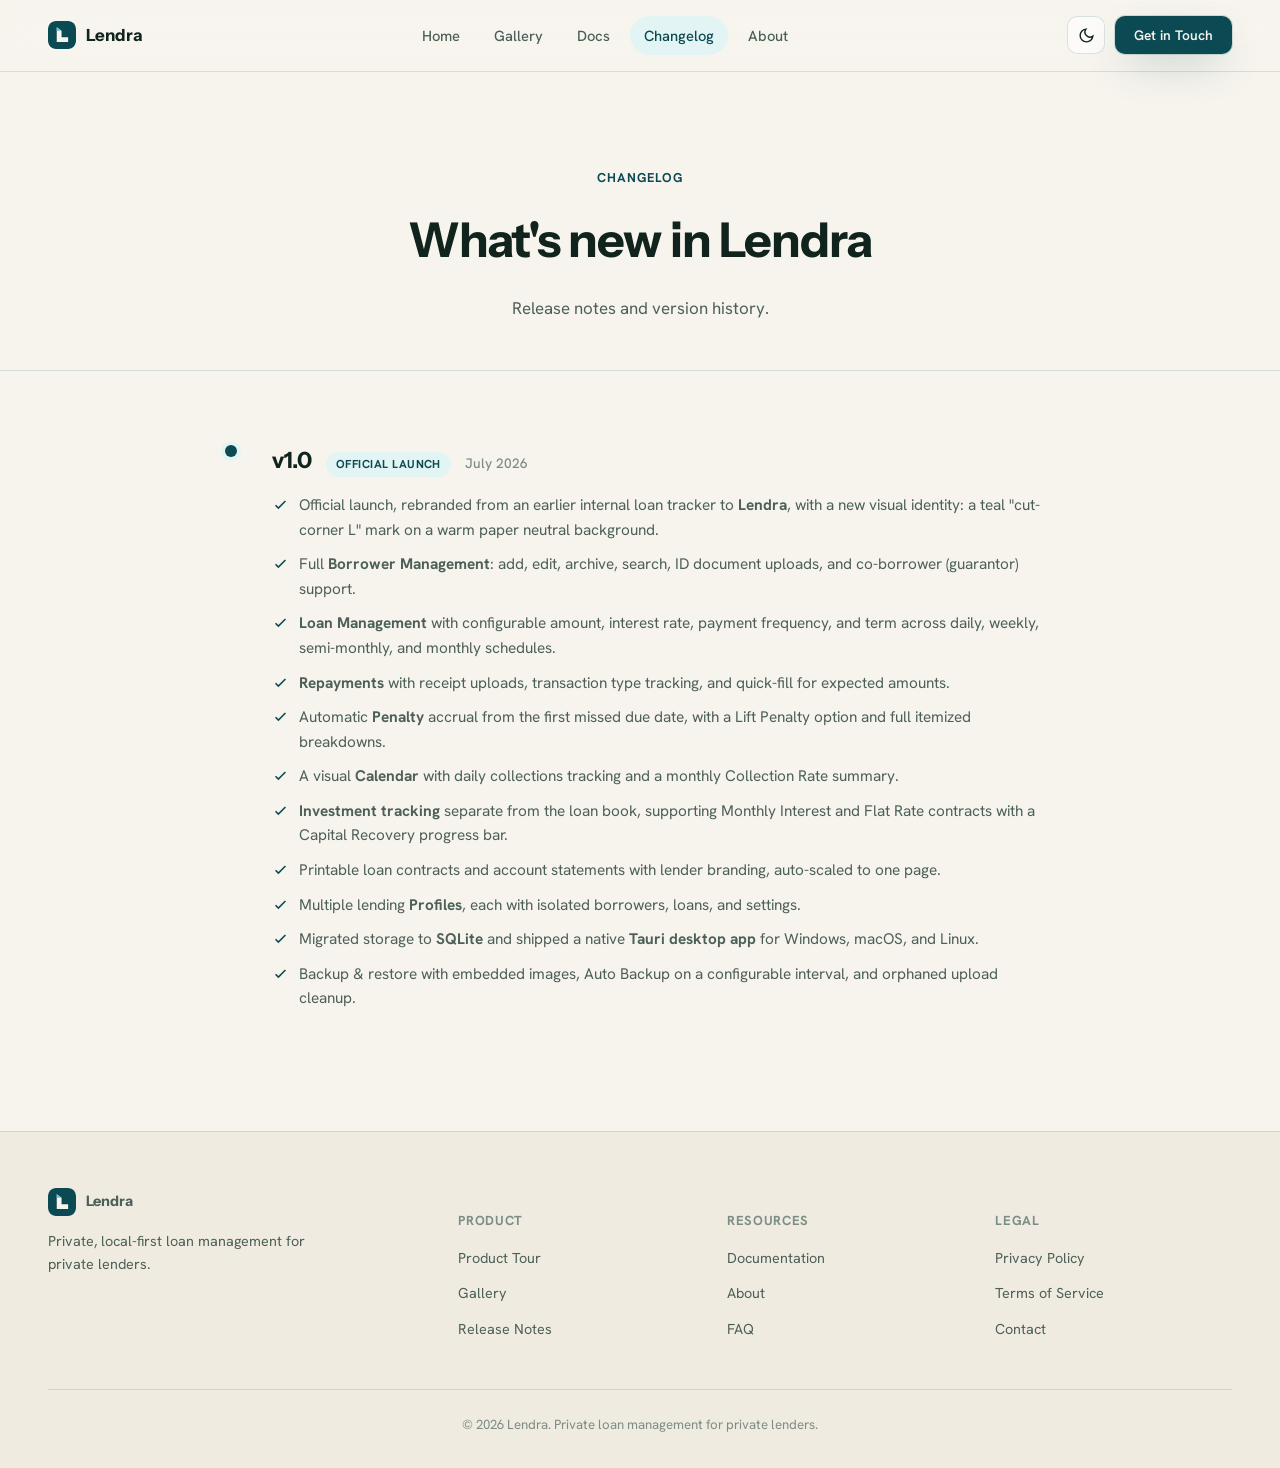
<file: changelog.html>
<!DOCTYPE html>
<html lang="en">
<head>
<meta charset="UTF-8">
<meta name="viewport" content="width=device-width, initial-scale=1">
<title>Changelog | Lendra</title>
<meta name="description" content="Release notes and version history for Lendra, the private loan management system for private lenders.">
<link rel="canonical" href="https://lendra.vercel.app/changelog">
<meta property="og:type" content="website">
<meta property="og:site_name" content="Lendra">
<meta property="og:locale" content="en_US">
<meta property="og:title" content="Changelog | Lendra">
<meta property="og:description" content="Release notes and version history for Lendra, the private loan management system for private lenders.">
<meta property="og:url" content="https://lendra.vercel.app/changelog">
<meta property="og:image" content="https://lendra.vercel.app/assets/screenshots/dashboard.png">
<meta property="og:image:width" content="1600">
<meta property="og:image:height" content="1000">
<meta property="og:image:alt" content="Lendra dashboard showing loan portfolio overview">
<meta name="twitter:card" content="summary_large_image">
<meta name="twitter:title" content="Changelog | Lendra">
<meta name="twitter:description" content="Release notes and version history for Lendra, the private loan management system for private lenders.">
<meta name="twitter:image" content="https://lendra.vercel.app/assets/screenshots/dashboard.png">
<meta name="twitter:image:alt" content="Lendra dashboard showing loan portfolio overview">
<meta name="robots" content="index, follow, max-image-preview:large, max-snippet:-1">
<meta name="theme-color" content="#0B4A52">
<link rel="icon" href="assets/lendra-logo.svg" type="image/svg+xml">
<link rel="icon" href="assets/lendra-logo.png" type="image/png">
<link rel="apple-touch-icon" href="assets/lendra-logo.png">
<link rel="preconnect" href="https://fonts.googleapis.com">
<link rel="preconnect" href="https://fonts.gstatic.com" crossorigin>
<link href="https://fonts.googleapis.com/css2?family=Instrument+Sans:wght@500;600;700&family=Hanken+Grotesk:wght@400;500;600;700&family=IBM+Plex+Mono:wght@400;500&display=swap" rel="stylesheet">
<link rel="stylesheet" href="assets/css/main.css">
<script type="application/ld+json">
{
  "@context": "https://schema.org",
  "@type": "BreadcrumbList",
  "itemListElement": [
    {
      "@type": "ListItem",
      "position": 1,
      "name": "Home",
      "item": "https://lendra.vercel.app/"
    },
    {
      "@type": "ListItem",
      "position": 2,
      "name": "Changelog",
      "item": "https://lendra.vercel.app/changelog"
    }
  ]
}
</script>
</head>
<body>

<header class="site-nav">
  <div class="wrap">
    <a href="/" class="brand">
      <img src="assets/lendra-logo.svg" alt="Lendra logo">
      Lendra
    </a>
    <nav class="nav-links">
      <a href="/">Home</a>
      <a href="gallery">Gallery</a>
      <a href="docs">Docs</a>
      <a href="changelog" class="active">Changelog</a>
      <a href="about">About</a>
    <a href="mailto:briones.g.bryle@gmail.com" class="btn btn-primary mobile-cta">Get in Touch</a>
    </nav>
    <div class="nav-right">
      <button class="nav-toggle" id="navToggle" aria-label="Toggle menu" aria-expanded="false">
        <svg viewBox="0 0 24 24" fill="none" stroke="currentColor" stroke-width="2"><path d="M4 7h16M4 12h16M4 17h16"/></svg>
      </button>
      <button class="theme-btn" id="themeToggle" aria-label="Toggle dark mode">
        <svg id="iconMoon" viewBox="0 0 24 24" fill="none" stroke="currentColor" stroke-width="2"><path d="M21 12.79A9 9 0 1 1 11.21 3 7 7 0 0 0 21 12.79z"/></svg>
        <svg id="iconSun" style="display:none" viewBox="0 0 24 24" fill="none" stroke="currentColor" stroke-width="2"><circle cx="12" cy="12" r="4"/><path d="M12 2v2M12 20v2M4.93 4.93l1.41 1.41M17.66 17.66l1.41 1.41M2 12h2M20 12h2M6.34 17.66l-1.41 1.41M19.07 4.93l-1.41 1.41"/></svg>
      </button>      <a href="mailto:briones.g.bryle@gmail.com" class="btn btn-primary">Get in Touch</a>
    </div>
  </div>
</header>

<div class="page-header">
  <div class="wrap">
    <span class="kicker">Changelog</span>
    <h1>What's new in Lendra</h1>
    <p>Release notes and version history.</p>
  </div>
</div>

<main class="wrap">
  <div class="changelog-list">

    <div class="release reveal">
      <div class="release-head">
        <span class="release-version">v1.0</span>
        <span class="release-badge">Official Launch</span>
        <span class="release-date">July 2026</span>
      </div>
      <ul>
        <li><svg viewBox="0 0 24 24" fill="none" stroke="currentColor" stroke-width="2.2"><path d="M5 13l4 4L19 7"/></svg> <span>Official launch, rebranded from an earlier internal loan tracker to <strong>Lendra</strong>, with a new visual identity: a teal "cut-corner L" mark on a warm paper neutral background.</span></li>
        <li><svg viewBox="0 0 24 24" fill="none" stroke="currentColor" stroke-width="2.2"><path d="M5 13l4 4L19 7"/></svg> <span>Full <strong>Borrower Management</strong>: add, edit, archive, search, ID document uploads, and co-borrower (guarantor) support.</span></li>
        <li><svg viewBox="0 0 24 24" fill="none" stroke="currentColor" stroke-width="2.2"><path d="M5 13l4 4L19 7"/></svg> <span><strong>Loan Management</strong> with configurable amount, interest rate, payment frequency, and term across daily, weekly, semi-monthly, and monthly schedules.</span></li>
        <li><svg viewBox="0 0 24 24" fill="none" stroke="currentColor" stroke-width="2.2"><path d="M5 13l4 4L19 7"/></svg> <span><strong>Repayments</strong> with receipt uploads, transaction type tracking, and quick-fill for expected amounts.</span></li>
        <li><svg viewBox="0 0 24 24" fill="none" stroke="currentColor" stroke-width="2.2"><path d="M5 13l4 4L19 7"/></svg> <span>Automatic <strong>Penalty</strong> accrual from the first missed due date, with a Lift Penalty option and full itemized breakdowns.</span></li>
        <li><svg viewBox="0 0 24 24" fill="none" stroke="currentColor" stroke-width="2.2"><path d="M5 13l4 4L19 7"/></svg> <span>A visual <strong>Calendar</strong> with daily collections tracking and a monthly Collection Rate summary.</span></li>
        <li><svg viewBox="0 0 24 24" fill="none" stroke="currentColor" stroke-width="2.2"><path d="M5 13l4 4L19 7"/></svg> <span><strong>Investment tracking</strong> separate from the loan book, supporting Monthly Interest and Flat Rate contracts with a Capital Recovery progress bar.</span></li>
        <li><svg viewBox="0 0 24 24" fill="none" stroke="currentColor" stroke-width="2.2"><path d="M5 13l4 4L19 7"/></svg> <span>Printable loan contracts and account statements with lender branding, auto-scaled to one page.</span></li>
        <li><svg viewBox="0 0 24 24" fill="none" stroke="currentColor" stroke-width="2.2"><path d="M5 13l4 4L19 7"/></svg> <span>Multiple lending <strong>Profiles</strong>, each with isolated borrowers, loans, and settings.</span></li>
        <li><svg viewBox="0 0 24 24" fill="none" stroke="currentColor" stroke-width="2.2"><path d="M5 13l4 4L19 7"/></svg> <span>Migrated storage to <strong>SQLite</strong> and shipped a native <strong>Tauri desktop app</strong> for Windows, macOS, and Linux.</span></li>
        <li><svg viewBox="0 0 24 24" fill="none" stroke="currentColor" stroke-width="2.2"><path d="M5 13l4 4L19 7"/></svg> <span>Backup &amp; restore with embedded images, Auto Backup on a configurable interval, and orphaned upload cleanup.</span></li>
      </ul>
    </div>

  </div>
</main>

<footer>
  <div class="wrap">
    <div class="foot-grid">
      <div class="foot-col">
        <a href="/" class="brand" style="margin-bottom:14px;">
          <img src="assets/lendra-logo.svg" alt="Lendra logo">
          Lendra
        </a>
        <p style="color: var(--fg-muted); font-size:0.9rem; max-width:280px; margin-top:12px;">Private, local-first loan management for private lenders.</p>
      </div>
      <div class="foot-col">
        <h5>Product</h5>
        <ul>
          <li><a href="/#showcase">Product Tour</a></li>
          <li><a href="gallery">Gallery</a></li>
          <li><a href="changelog">Release Notes</a></li>
        </ul>
      </div>
      <div class="foot-col">
        <h5>Resources</h5>
        <ul>
          <li><a href="docs">Documentation</a></li>
          <li><a href="about">About</a></li>
          <li><a href="docs#doc-faq">FAQ</a></li>
        </ul>
      </div>
      <div class="foot-col">
        <h5>Legal</h5>
        <ul>
          <li><a href="privacy">Privacy Policy</a></li>
          <li><a href="terms">Terms of Service</a></li>
          <li><a href="mailto:briones.g.bryle@gmail.com">Contact</a></li>
        </ul>
      </div>
    </div>
    <div class="foot-bottom">
      <span>&copy; <span class="js-year">2026</span> Lendra. Private loan management for private lenders.</span>
    </div>
  </div>
</footer>

<script src="assets/js/main.js"></script>
</body>
</html>
</file>
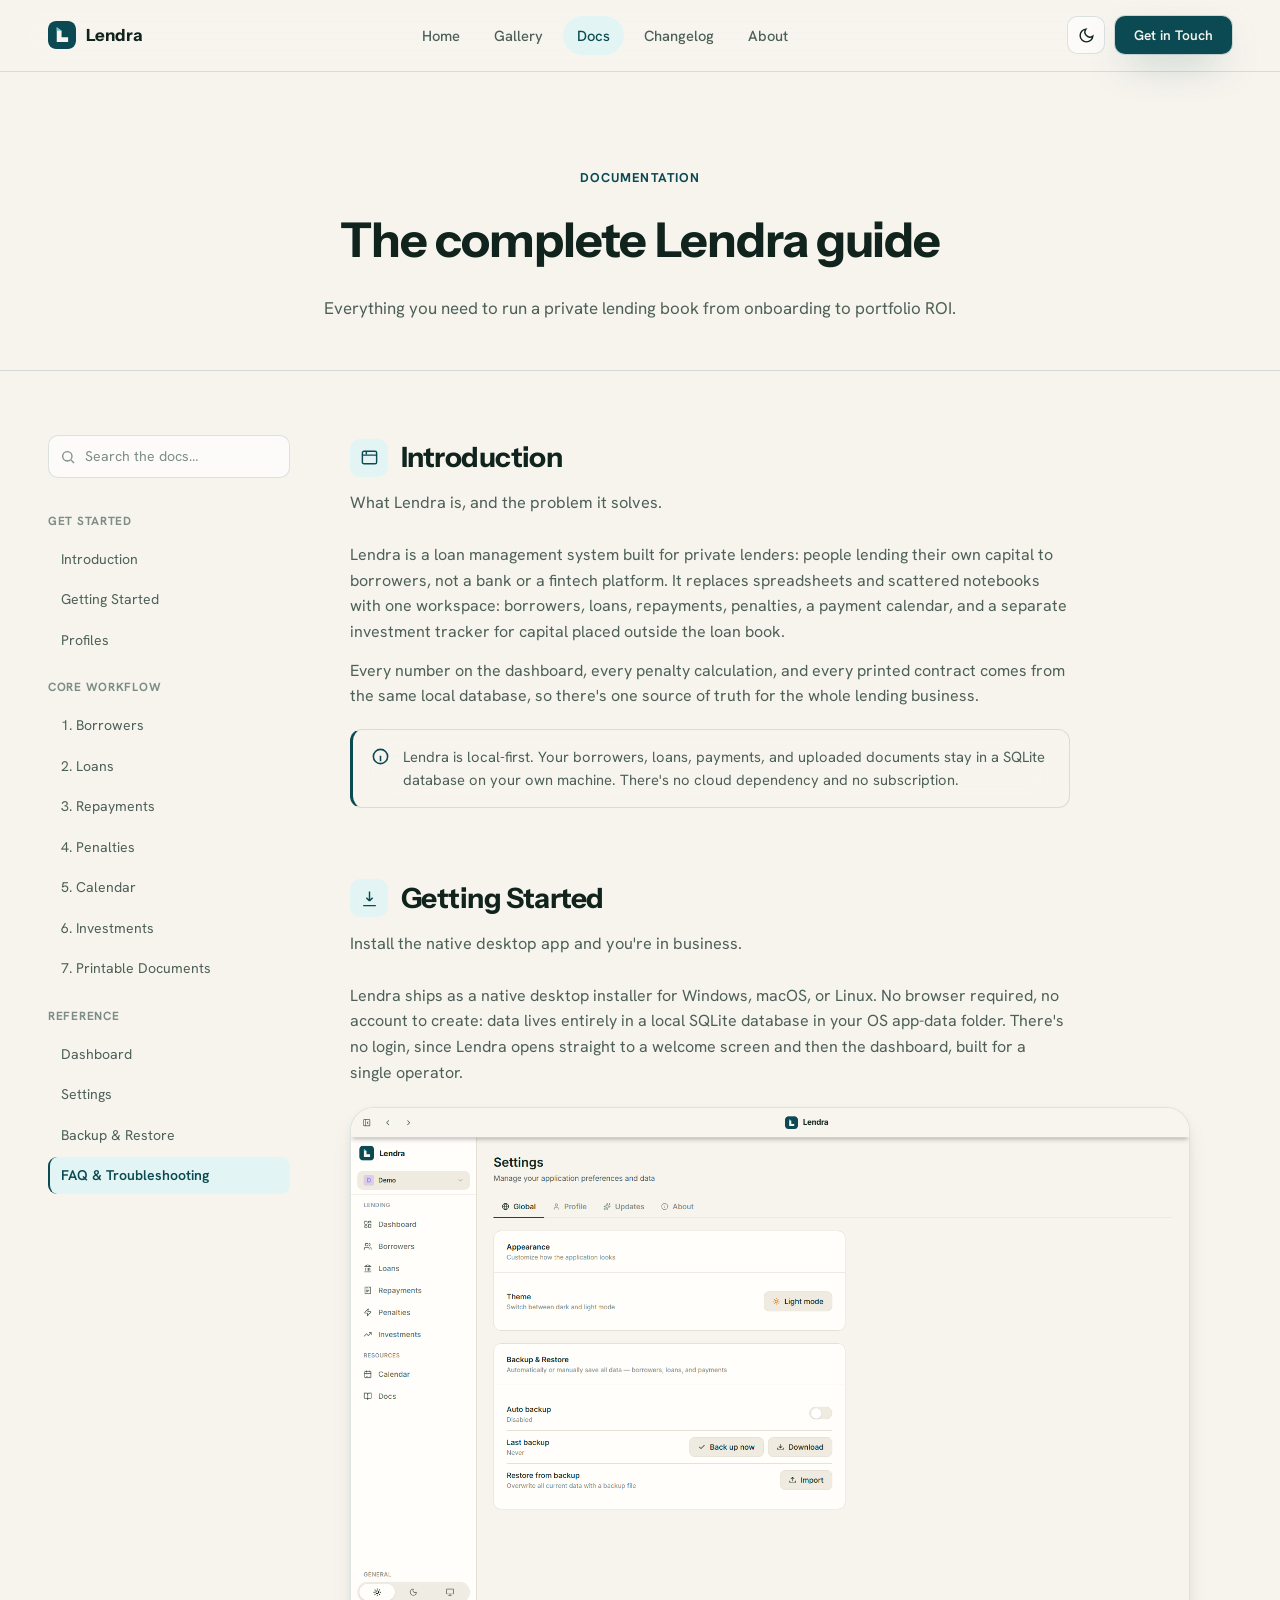
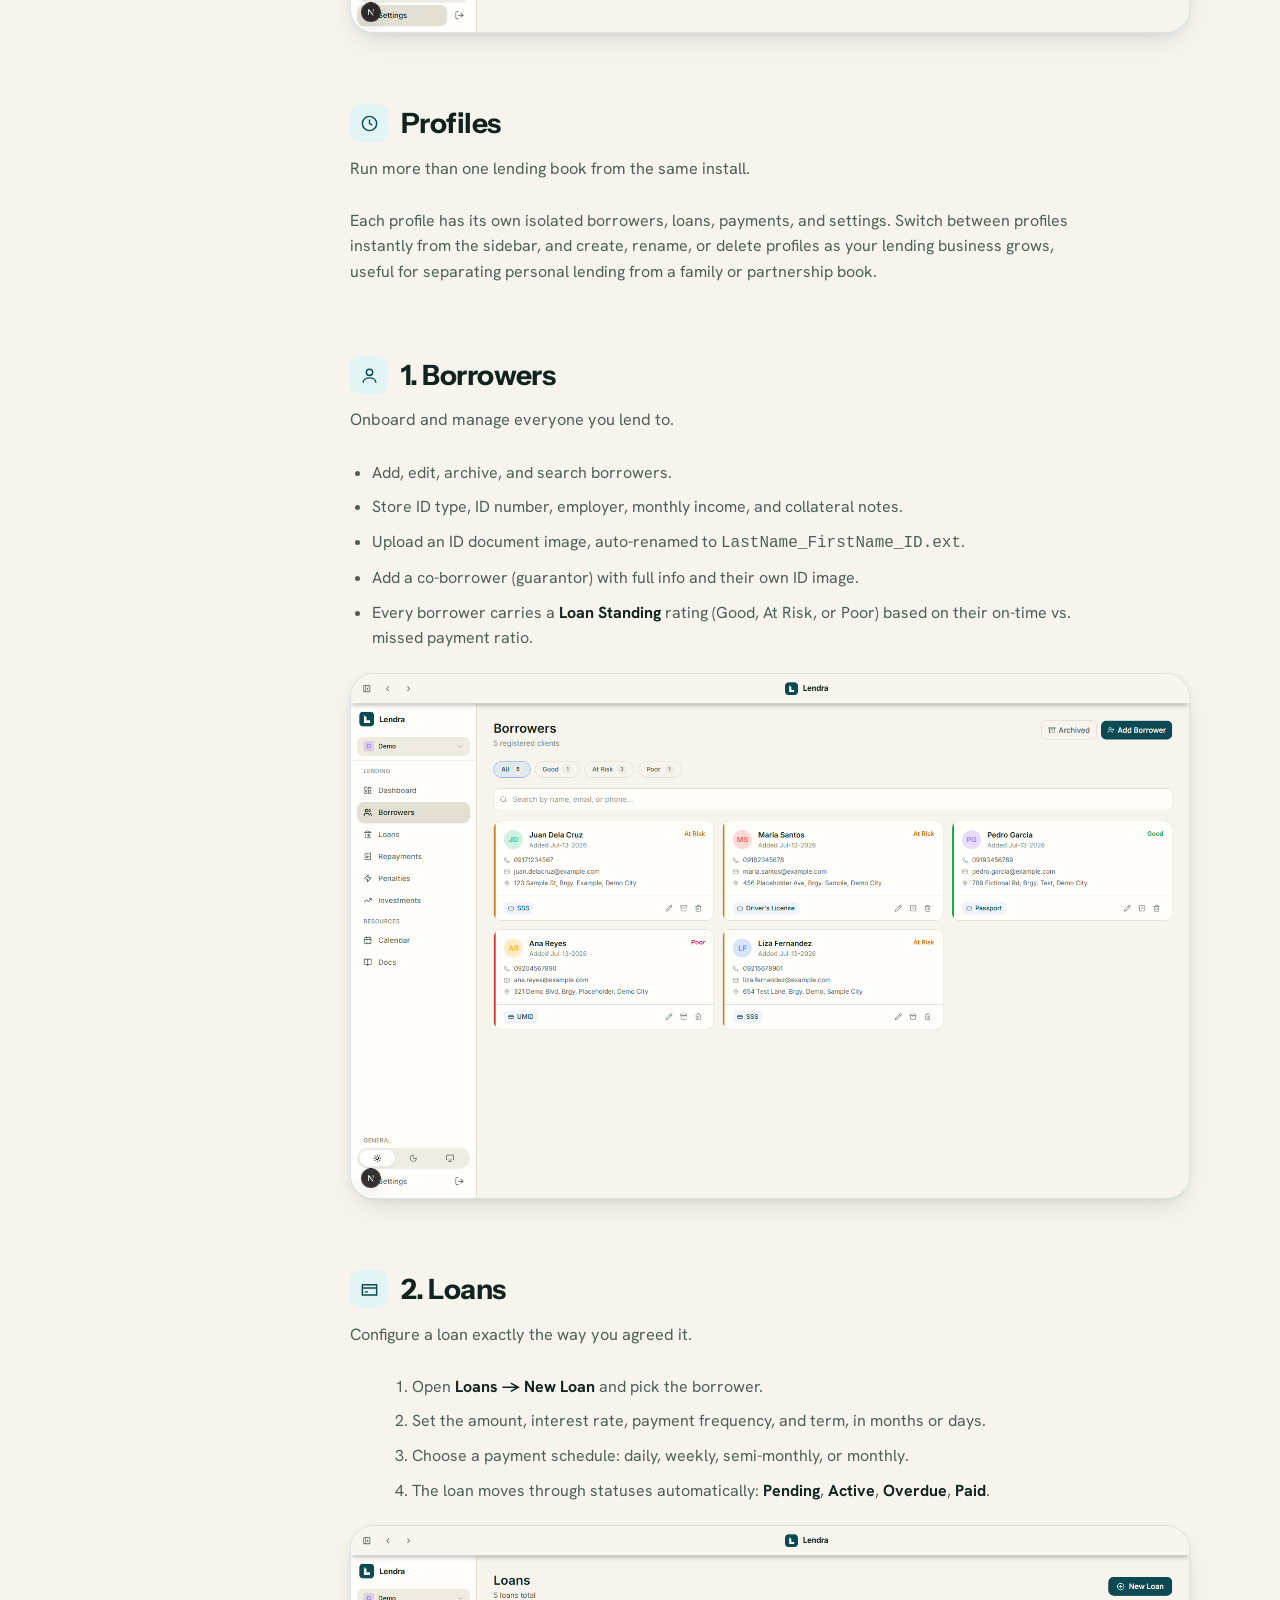
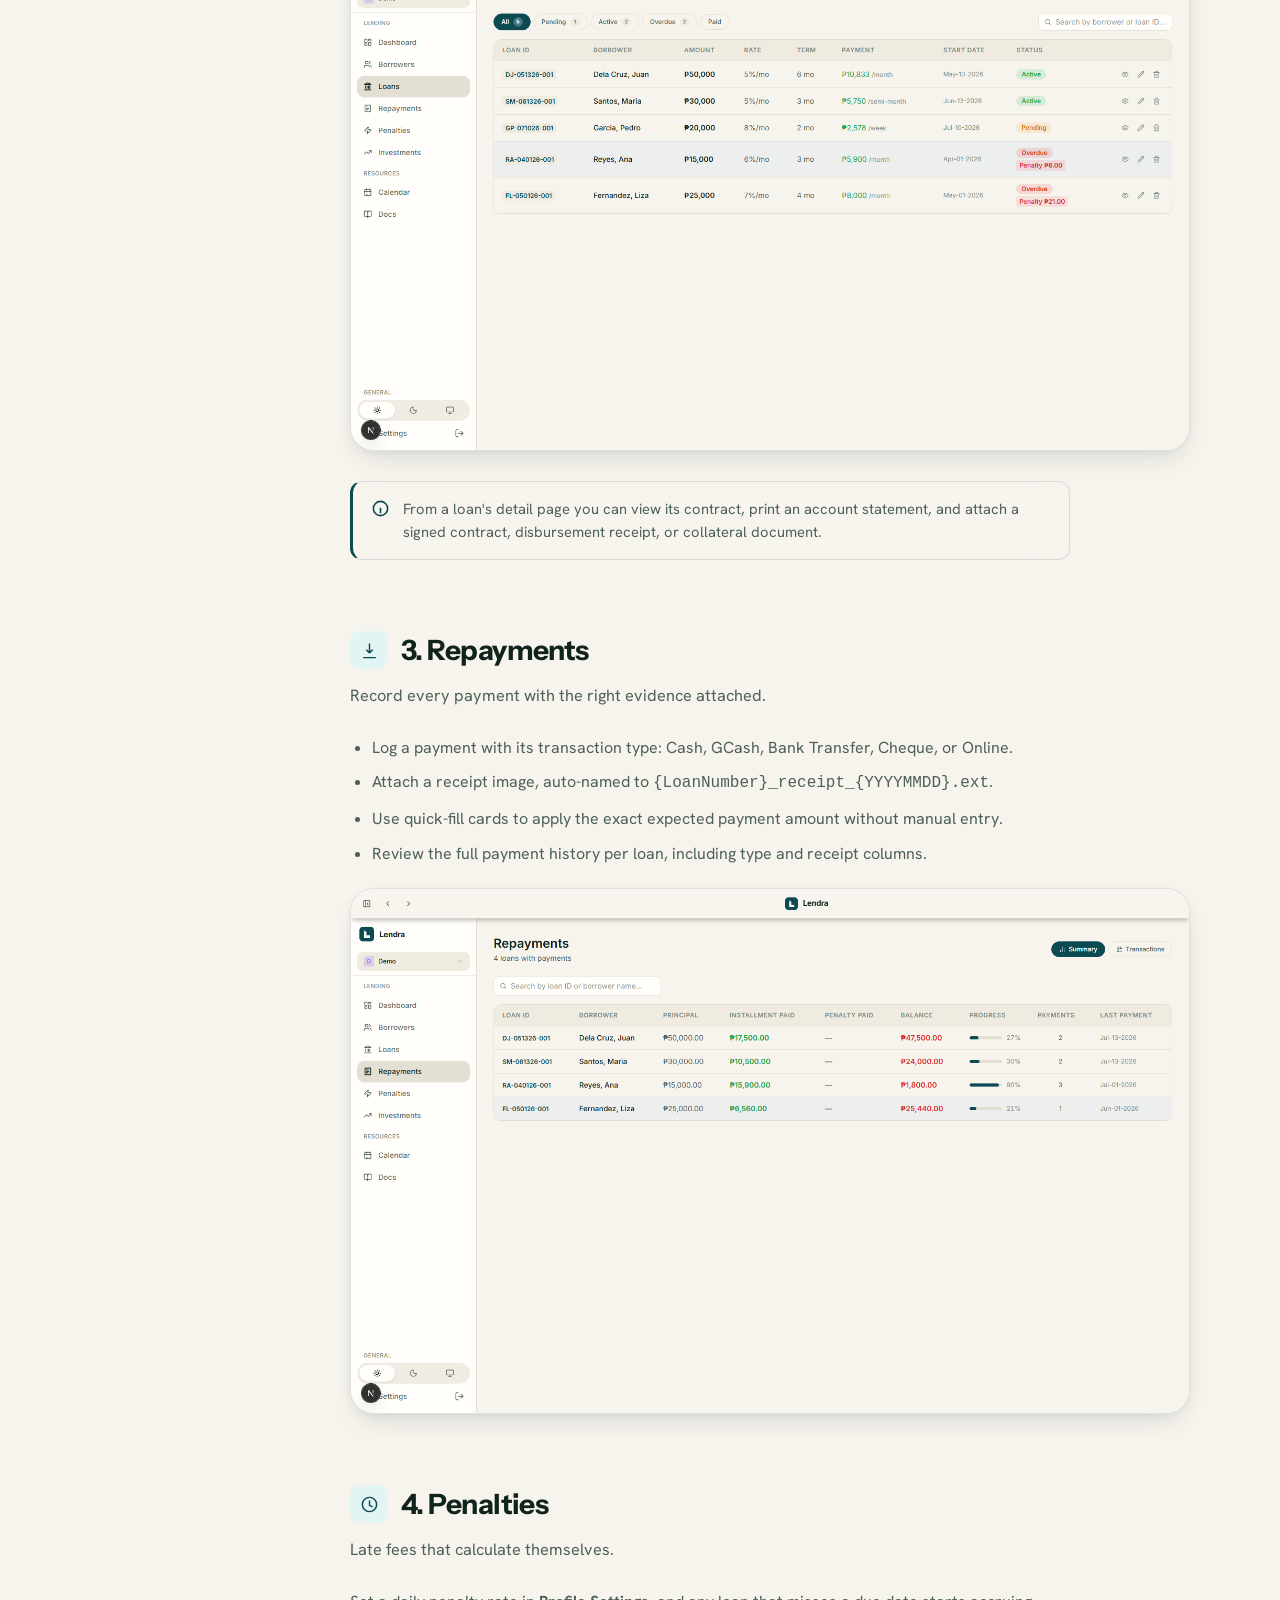
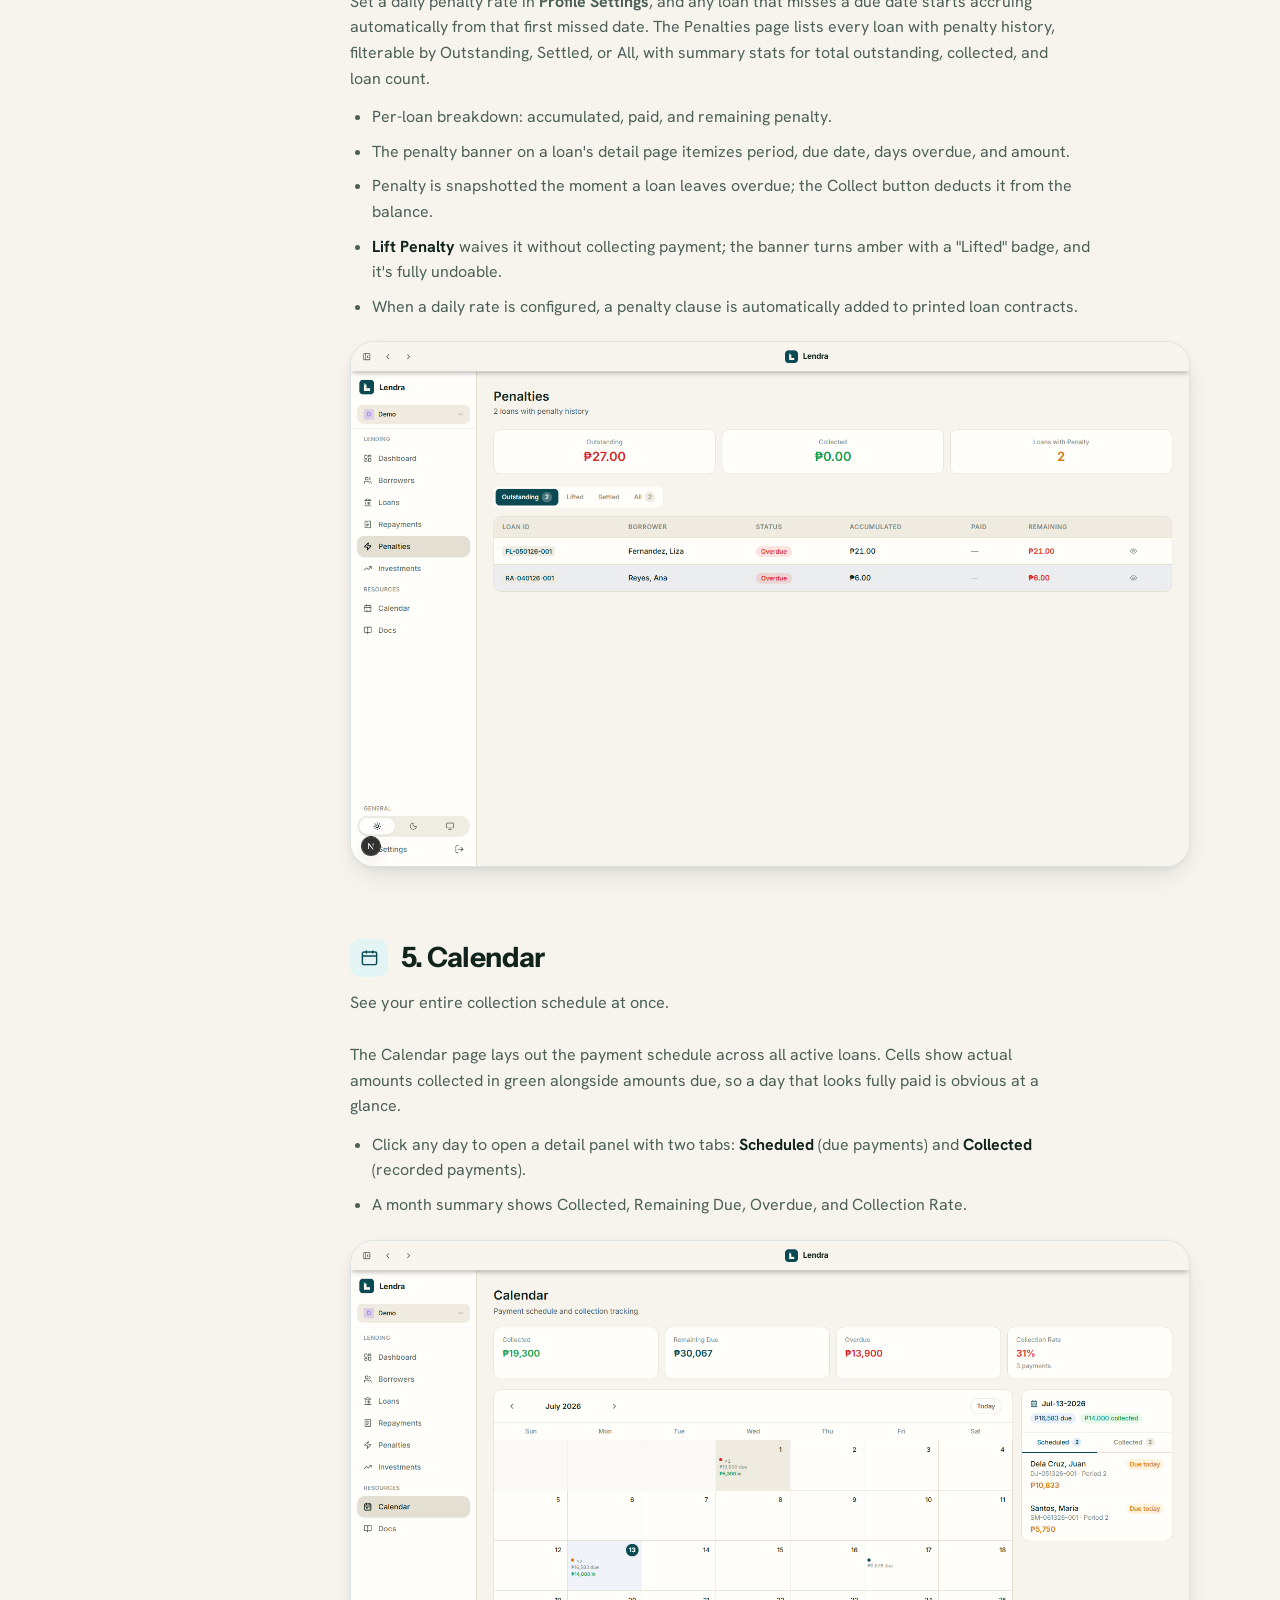
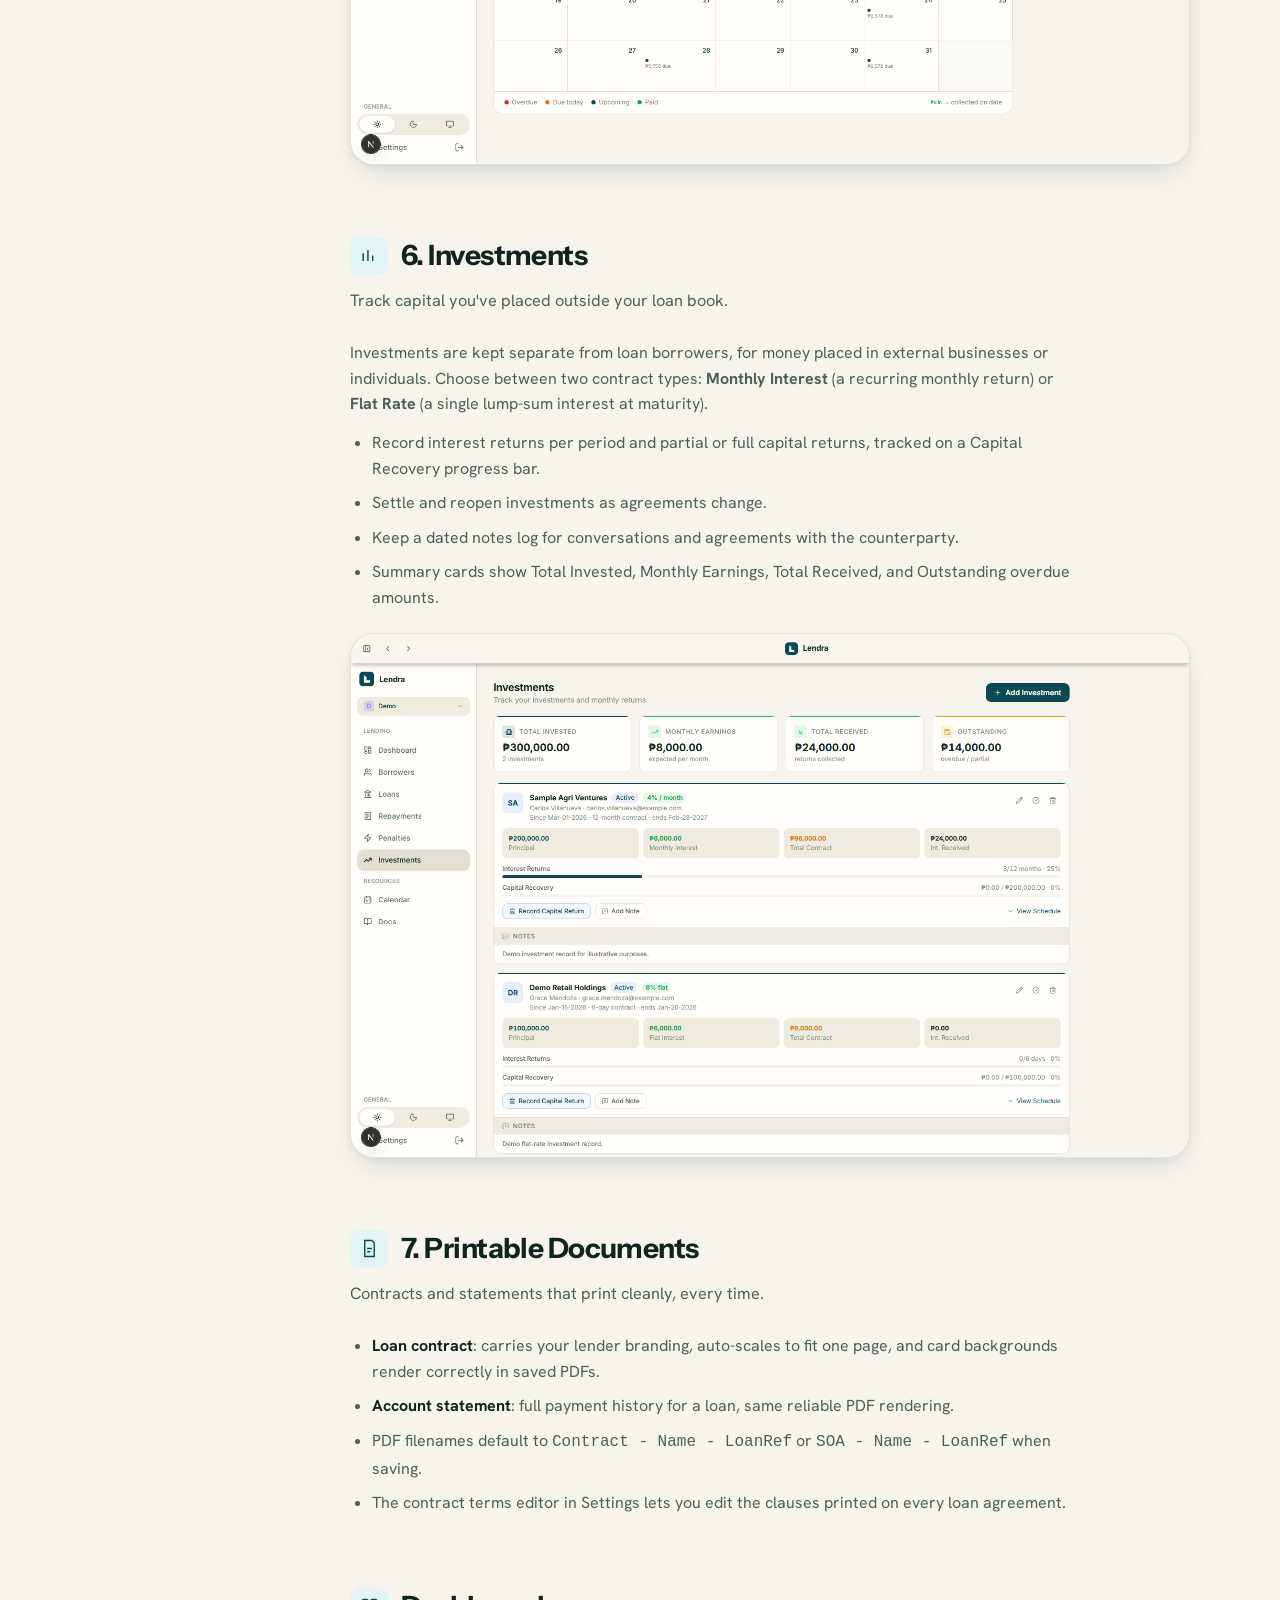
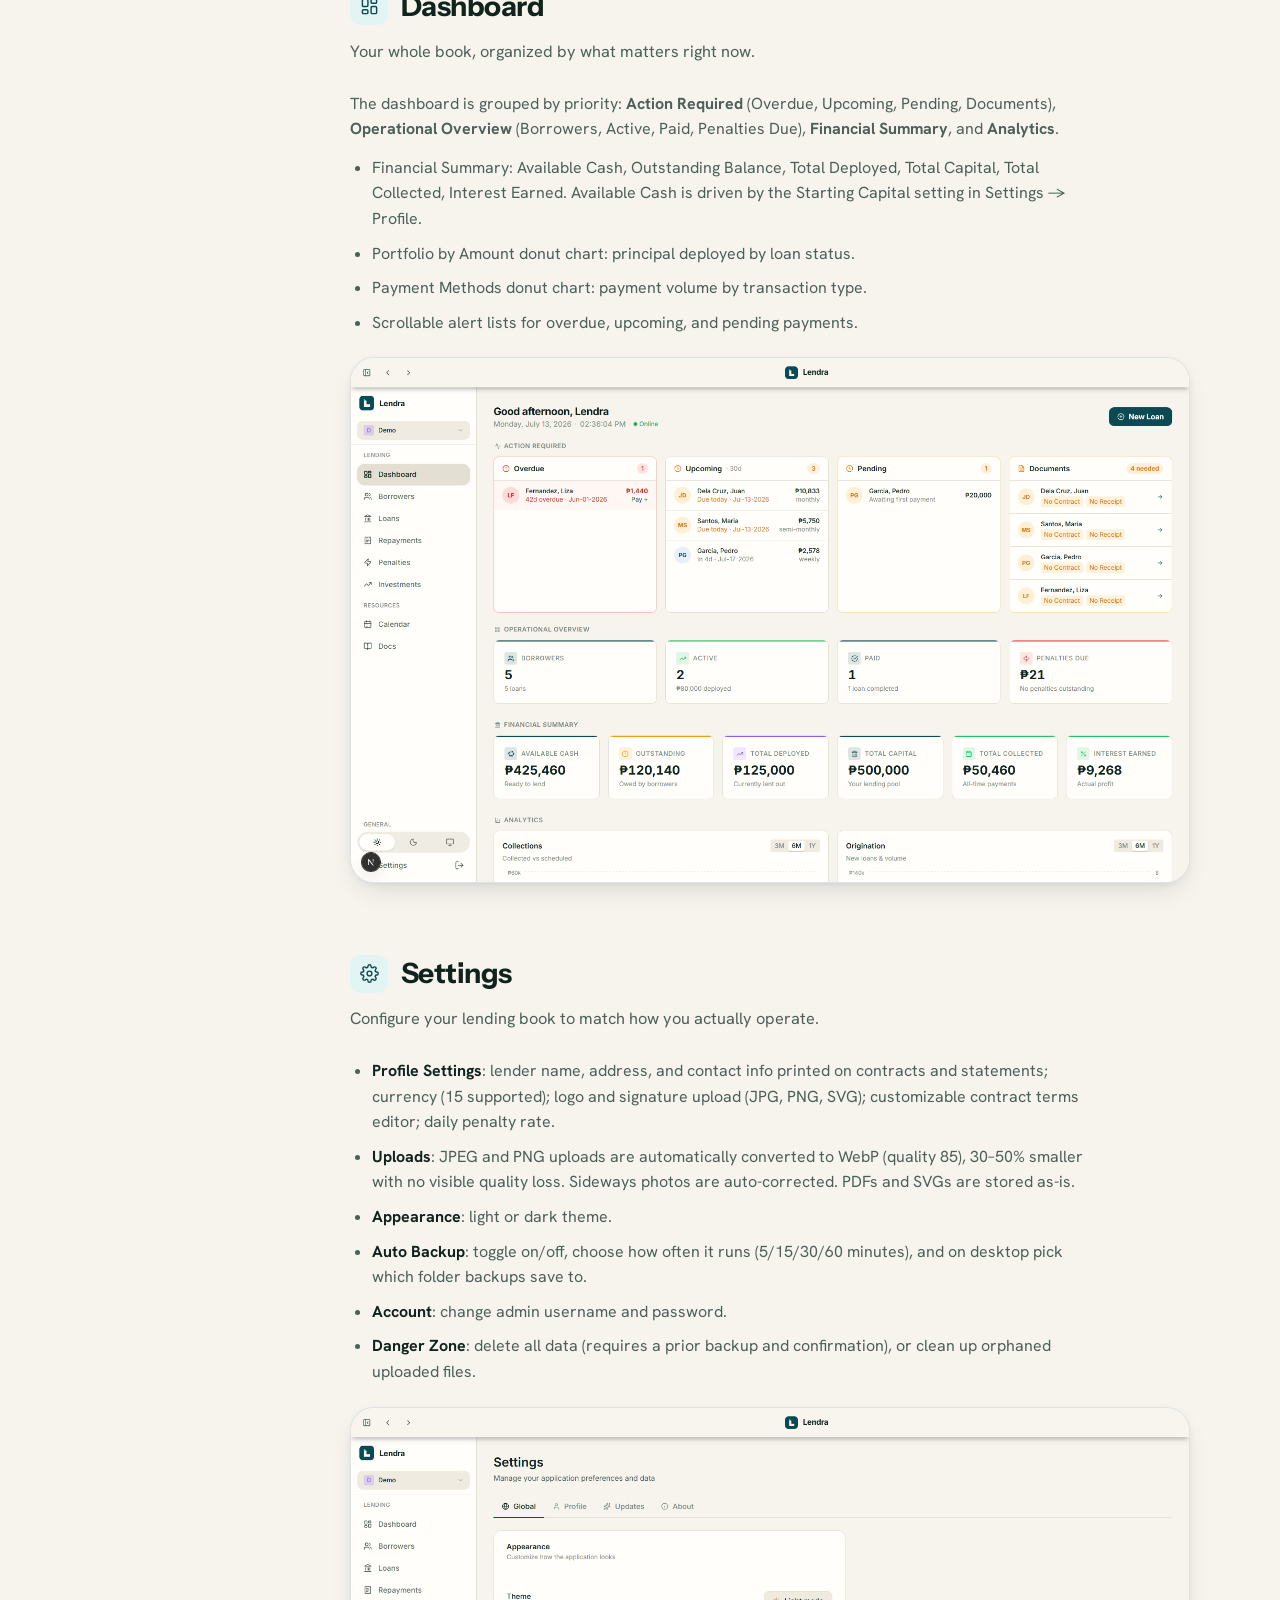
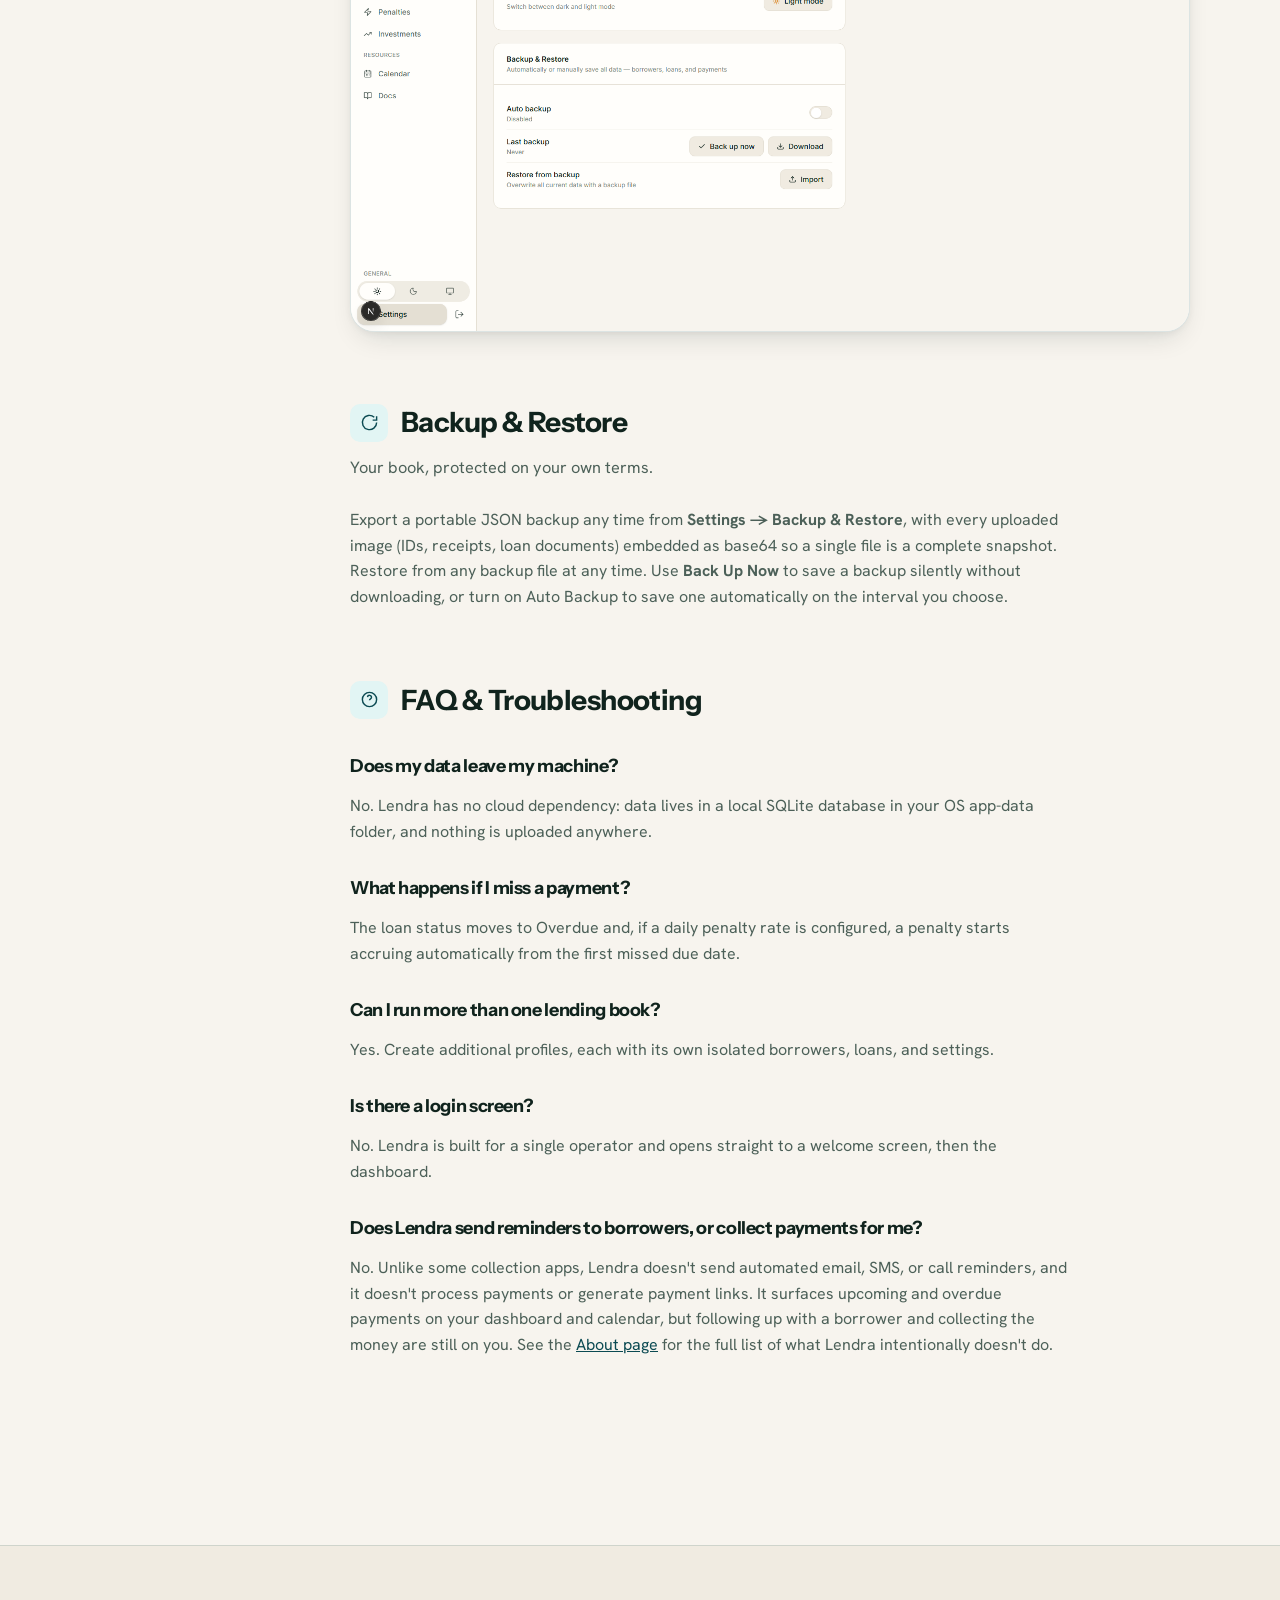
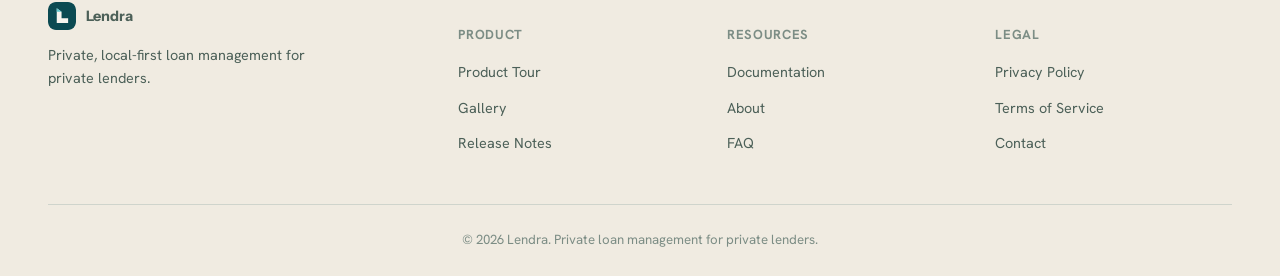
<file: docs.html>
<!DOCTYPE html>
<html lang="en">
<head>
<meta charset="UTF-8">
<meta name="viewport" content="width=device-width, initial-scale=1">
<title>Documentation | Lendra</title>
<meta name="description" content="The complete Lendra guide: borrowers, loans, repayments, penalties, calendar, investments, profiles, settings, and backup &amp; restore.">
<link rel="canonical" href="https://lendra.vercel.app/docs">
<meta property="og:type" content="website">
<meta property="og:site_name" content="Lendra">
<meta property="og:locale" content="en_US">
<meta property="og:title" content="Documentation | Lendra">
<meta property="og:description" content="The complete Lendra guide: borrowers, loans, repayments, penalties, calendar, investments, profiles, settings, and backup &amp; restore.">
<meta property="og:url" content="https://lendra.vercel.app/docs">
<meta property="og:image" content="https://lendra.vercel.app/assets/screenshots/dashboard.png">
<meta property="og:image:width" content="1600">
<meta property="og:image:height" content="1000">
<meta property="og:image:alt" content="Lendra dashboard showing loan portfolio overview">
<meta name="twitter:card" content="summary_large_image">
<meta name="twitter:title" content="Documentation | Lendra">
<meta name="twitter:description" content="The complete Lendra guide: borrowers, loans, repayments, penalties, calendar, investments, profiles, settings, and backup &amp; restore.">
<meta name="twitter:image" content="https://lendra.vercel.app/assets/screenshots/dashboard.png">
<meta name="twitter:image:alt" content="Lendra dashboard showing loan portfolio overview">
<meta name="robots" content="index, follow, max-image-preview:large, max-snippet:-1">
<meta name="theme-color" content="#0B4A52">
<link rel="icon" href="assets/lendra-logo.svg" type="image/svg+xml">
<link rel="icon" href="assets/lendra-logo.png" type="image/png">
<link rel="apple-touch-icon" href="assets/lendra-logo.png">
<link rel="preconnect" href="https://fonts.googleapis.com">
<link rel="preconnect" href="https://fonts.gstatic.com" crossorigin>
<link href="https://fonts.googleapis.com/css2?family=Instrument+Sans:wght@500;600;700&family=Hanken+Grotesk:wght@400;500;600;700&family=IBM+Plex+Mono:wght@400;500&display=swap" rel="stylesheet">
<link rel="stylesheet" href="assets/css/main.css">
<script type="application/ld+json">
{
  "@context": "https://schema.org",
  "@type": "BreadcrumbList",
  "itemListElement": [
    {
      "@type": "ListItem",
      "position": 1,
      "name": "Home",
      "item": "https://lendra.vercel.app/"
    },
    {
      "@type": "ListItem",
      "position": 2,
      "name": "Documentation",
      "item": "https://lendra.vercel.app/docs"
    }
  ]
}
</script>
</head>
<body>

<header class="site-nav">
  <div class="wrap">
    <a href="/" class="brand">
      <img src="assets/lendra-logo.svg" alt="Lendra logo">
      Lendra
    </a>
    <nav class="nav-links">
      <a href="/">Home</a>
      <a href="gallery">Gallery</a>
      <a href="docs" class="active">Docs</a>
      <a href="changelog">Changelog</a>
      <a href="about">About</a>
    <a href="mailto:briones.g.bryle@gmail.com" class="btn btn-primary mobile-cta">Get in Touch</a>
    </nav>
    <div class="nav-right">
      <button class="nav-toggle" id="navToggle" aria-label="Toggle menu" aria-expanded="false">
        <svg viewBox="0 0 24 24" fill="none" stroke="currentColor" stroke-width="2"><path d="M4 7h16M4 12h16M4 17h16"/></svg>
      </button>
      <button class="theme-btn" id="themeToggle" aria-label="Toggle dark mode">
        <svg id="iconMoon" viewBox="0 0 24 24" fill="none" stroke="currentColor" stroke-width="2"><path d="M21 12.79A9 9 0 1 1 11.21 3 7 7 0 0 0 21 12.79z"/></svg>
        <svg id="iconSun" style="display:none" viewBox="0 0 24 24" fill="none" stroke="currentColor" stroke-width="2"><circle cx="12" cy="12" r="4"/><path d="M12 2v2M12 20v2M4.93 4.93l1.41 1.41M17.66 17.66l1.41 1.41M2 12h2M20 12h2M6.34 17.66l-1.41 1.41M19.07 4.93l-1.41 1.41"/></svg>
      </button>      <a href="mailto:briones.g.bryle@gmail.com" class="btn btn-primary">Get in Touch</a>
    </div>
  </div>
</header>

<div class="page-header">
  <div class="wrap">
    <span class="kicker">Documentation</span>
    <h1>The complete Lendra guide</h1>
    <p>Everything you need to run a private lending book from onboarding to portfolio ROI.</p>
  </div>
</div>

<main class="wrap docs-shell">
  <aside class="docs-toc" id="toc">
    <div class="docs-search">
      <svg viewBox="0 0 24 24" fill="none" stroke="currentColor" stroke-width="2"><circle cx="11" cy="11" r="7"/><path d="M21 21l-4.35-4.35"/></svg>
      <input type="search" id="docsSearch" placeholder="Search the docs&hellip;" aria-label="Search documentation" autocomplete="off">
    </div>
    <span class="toc-title">Get Started</span>
    <a href="#doc-intro">Introduction</a>
    <a href="#doc-install">Getting Started</a>
    <a href="#doc-profiles">Profiles</a>

    <span class="toc-title">Core Workflow</span>
    <a href="#doc-borrowers">1. Borrowers</a>
    <a href="#doc-loans">2. Loans</a>
    <a href="#doc-repayments">3. Repayments</a>
    <a href="#doc-penalties">4. Penalties</a>
    <a href="#doc-calendar">5. Calendar</a>
    <a href="#doc-investments">6. Investments</a>
    <a href="#doc-documents">7. Printable Documents</a>

    <span class="toc-title">Reference</span>
    <a href="#doc-dashboard">Dashboard</a>
    <a href="#doc-settings">Settings</a>
    <a href="#doc-backup">Backup &amp; Restore</a>
    <a href="#doc-faq">FAQ &amp; Troubleshooting</a>
  </aside>

  <div class="docs-content">

    <article id="doc-intro">
      <h2><span class="docs-icon"><svg viewBox="0 0 24 24" fill="none" stroke="currentColor" stroke-width="1.8"><rect x="3" y="4" width="18" height="16" rx="2"/><path d="M3 9h18M8 4v4"/></svg></span> Introduction</h2>
      <p class="docs-sub">What Lendra is, and the problem it solves.</p>
      <p>Lendra is a loan management system built for private lenders: people lending their own capital to borrowers, not a bank or a fintech platform. It replaces spreadsheets and scattered notebooks with one workspace: borrowers, loans, repayments, penalties, a payment calendar, and a separate investment tracker for capital placed outside the loan book.</p>
      <p>Every number on the dashboard, every penalty calculation, and every printed contract comes from the same local database, so there's one source of truth for the whole lending business.</p>
      <div class="docs-callout">
        <svg viewBox="0 0 24 24" fill="none" stroke="currentColor" stroke-width="2"><circle cx="12" cy="12" r="9"/><path d="M12 8v.01M11 12h1v5h1"/></svg>
        <span>Lendra is local-first. Your borrowers, loans, payments, and uploaded documents stay in a SQLite database on your own machine. There's no cloud dependency and no subscription.</span>
      </div>
    </article>

    <article id="doc-install">
      <h2><span class="docs-icon"><svg viewBox="0 0 24 24" fill="none" stroke="currentColor" stroke-width="1.8"><path d="M12 3v12m0 0l4-4m-4 4l-4-4M4 21h16"/></svg></span> Getting Started</h2>
      <p class="docs-sub">Install the native desktop app and you're in business.</p>
      <p>Lendra ships as a native desktop installer for Windows, macOS, or Linux. No browser required, no account to create: data lives entirely in a local SQLite database in your OS app-data folder. There's no login, since Lendra opens straight to a welcome screen and then the dashboard, built for a single operator.</p>
      <div class="docs-media"><img src="assets/screenshots/settings.png" alt="Lendra Settings screen" loading="lazy" decoding="async"></div>
    </article>

    <article id="doc-profiles">
      <h2><span class="docs-icon"><svg viewBox="0 0 24 24" fill="none" stroke="currentColor" stroke-width="1.8"><circle cx="12" cy="12" r="9"/><path d="M12 7v5l3.5 2"/></svg></span> Profiles</h2>
      <p class="docs-sub">Run more than one lending book from the same install.</p>
      <p>Each profile has its own isolated borrowers, loans, payments, and settings. Switch between profiles instantly from the sidebar, and create, rename, or delete profiles as your lending business grows, useful for separating personal lending from a family or partnership book.</p>
    </article>

    <article id="doc-borrowers">
      <h2><span class="docs-icon"><svg viewBox="0 0 24 24" fill="none" stroke="currentColor" stroke-width="1.8"><circle cx="12" cy="8" r="4"/><path d="M4 21c0-4 4-6 8-6s8 2 8 6"/></svg></span> 1. Borrowers</h2>
      <p class="docs-sub">Onboard and manage everyone you lend to.</p>
      <ul>
        <li>Add, edit, archive, and search borrowers.</li>
        <li>Store ID type, ID number, employer, monthly income, and collateral notes.</li>
        <li>Upload an ID document image, auto-renamed to <code>LastName_FirstName_ID.ext</code>.</li>
        <li>Add a co-borrower (guarantor) with full info and their own ID image.</li>
        <li>Every borrower carries a <strong>Loan Standing</strong> rating (Good, At Risk, or Poor) based on their on-time vs. missed payment ratio.</li>
      </ul>
      <div class="docs-media"><img src="assets/screenshots/borrowers.png" alt="Lendra Borrowers page" loading="lazy" decoding="async"></div>
    </article>

    <article id="doc-loans">
      <h2><span class="docs-icon"><svg viewBox="0 0 24 24" fill="none" stroke="currentColor" stroke-width="1.8"><path d="M3 10h18M6 15h4M3 6h18v13H3z"/></svg></span> 2. Loans</h2>
      <p class="docs-sub">Configure a loan exactly the way you agreed it.</p>
      <ol>
        <li>Open <strong>Loans → New Loan</strong> and pick the borrower.</li>
        <li>Set the amount, interest rate, payment frequency, and term, in months or days.</li>
        <li>Choose a payment schedule: daily, weekly, semi-monthly, or monthly.</li>
        <li>The loan moves through statuses automatically: <strong>Pending</strong>, <strong>Active</strong>, <strong>Overdue</strong>, <strong>Paid</strong>.</li>
      </ol>
      <div class="docs-media"><img src="assets/screenshots/loans.png" alt="Lendra Loans page" loading="lazy" decoding="async"></div>
      <div class="docs-callout">
        <svg viewBox="0 0 24 24" fill="none" stroke="currentColor" stroke-width="2"><circle cx="12" cy="12" r="9"/><path d="M12 8v.01M11 12h1v5h1"/></svg>
        <span>From a loan's detail page you can view its contract, print an account statement, and attach a signed contract, disbursement receipt, or collateral document.</span>
      </div>
    </article>

    <article id="doc-repayments">
      <h2><span class="docs-icon"><svg viewBox="0 0 24 24" fill="none" stroke="currentColor" stroke-width="1.8"><path d="M12 3v12m0 0l4-4m-4 4l-4-4M4 21h16"/></svg></span> 3. Repayments</h2>
      <p class="docs-sub">Record every payment with the right evidence attached.</p>
      <ul>
        <li>Log a payment with its transaction type: Cash, GCash, Bank Transfer, Cheque, or Online.</li>
        <li>Attach a receipt image, auto-named to <code>{LoanNumber}_receipt_{YYYYMMDD}.ext</code>.</li>
        <li>Use quick-fill cards to apply the exact expected payment amount without manual entry.</li>
        <li>Review the full payment history per loan, including type and receipt columns.</li>
      </ul>
      <div class="docs-media"><img src="assets/screenshots/repayments.png" alt="Lendra Repayments page" loading="lazy" decoding="async"></div>
    </article>

    <article id="doc-penalties">
      <h2><span class="docs-icon"><svg viewBox="0 0 24 24" fill="none" stroke="currentColor" stroke-width="1.8"><circle cx="12" cy="12" r="9"/><path d="M12 7v6l4 2"/></svg></span> 4. Penalties</h2>
      <p class="docs-sub">Late fees that calculate themselves.</p>
      <p>Set a daily penalty rate in <strong>Profile Settings</strong>, and any loan that misses a due date starts accruing automatically from that first missed date. The Penalties page lists every loan with penalty history, filterable by Outstanding, Settled, or All, with summary stats for total outstanding, collected, and loan count.</p>
      <ul>
        <li>Per-loan breakdown: accumulated, paid, and remaining penalty.</li>
        <li>The penalty banner on a loan's detail page itemizes period, due date, days overdue, and amount.</li>
        <li>Penalty is snapshotted the moment a loan leaves overdue; the Collect button deducts it from the balance.</li>
        <li><strong>Lift Penalty</strong> waives it without collecting payment; the banner turns amber with a "Lifted" badge, and it's fully undoable.</li>
        <li>When a daily rate is configured, a penalty clause is automatically added to printed loan contracts.</li>
      </ul>
      <div class="docs-media"><img src="assets/screenshots/penalties.png" alt="Lendra Penalties page" loading="lazy" decoding="async"></div>
    </article>

    <article id="doc-calendar">
      <h2><span class="docs-icon"><svg viewBox="0 0 24 24" fill="none" stroke="currentColor" stroke-width="1.8"><rect x="3" y="5" width="18" height="16" rx="2"/><path d="M3 10h18M8 3v4M16 3v4"/></svg></span> 5. Calendar</h2>
      <p class="docs-sub">See your entire collection schedule at once.</p>
      <p>The Calendar page lays out the payment schedule across all active loans. Cells show actual amounts collected in green alongside amounts due, so a day that looks fully paid is obvious at a glance.</p>
      <ul>
        <li>Click any day to open a detail panel with two tabs: <strong>Scheduled</strong> (due payments) and <strong>Collected</strong> (recorded payments).</li>
        <li>A month summary shows Collected, Remaining Due, Overdue, and Collection Rate.</li>
      </ul>
      <div class="docs-media"><img src="assets/screenshots/calendar.png" alt="Lendra Calendar page" loading="lazy" decoding="async"></div>
    </article>

    <article id="doc-investments">
      <h2><span class="docs-icon"><svg viewBox="0 0 24 24" fill="none" stroke="currentColor" stroke-width="1.8"><path d="M4 19V9m6 10V5m6 14v-7"/></svg></span> 6. Investments</h2>
      <p class="docs-sub">Track capital you've placed outside your loan book.</p>
      <p>Investments are kept separate from loan borrowers, for money placed in external businesses or individuals. Choose between two contract types: <strong>Monthly Interest</strong> (a recurring monthly return) or <strong>Flat Rate</strong> (a single lump-sum interest at maturity).</p>
      <ul>
        <li>Record interest returns per period and partial or full capital returns, tracked on a Capital Recovery progress bar.</li>
        <li>Settle and reopen investments as agreements change.</li>
        <li>Keep a dated notes log for conversations and agreements with the counterparty.</li>
        <li>Summary cards show Total Invested, Monthly Earnings, Total Received, and Outstanding overdue amounts.</li>
      </ul>
      <div class="docs-media"><img src="assets/screenshots/investment.png" alt="Lendra Investment page" loading="lazy" decoding="async"></div>
    </article>

    <article id="doc-documents">
      <h2><span class="docs-icon"><svg viewBox="0 0 24 24" fill="none" stroke="currentColor" stroke-width="1.8"><path d="M6 2h9l3 3v17H6z"/><path d="M9 12h6M9 16h4"/></svg></span> 7. Printable Documents</h2>
      <p class="docs-sub">Contracts and statements that print cleanly, every time.</p>
      <ul>
        <li><strong>Loan contract</strong>: carries your lender branding, auto-scales to fit one page, and card backgrounds render correctly in saved PDFs.</li>
        <li><strong>Account statement</strong>: full payment history for a loan, same reliable PDF rendering.</li>
        <li>PDF filenames default to <code>Contract - Name - LoanRef</code> or <code>SOA - Name - LoanRef</code> when saving.</li>
        <li>The contract terms editor in Settings lets you edit the clauses printed on every loan agreement.</li>
      </ul>
    </article>

    <article id="doc-dashboard">
      <h2><span class="docs-icon"><svg viewBox="0 0 24 24" fill="none" stroke="currentColor" stroke-width="1.8"><rect x="3" y="3" width="7" height="9" rx="1.5"/><rect x="14" y="3" width="7" height="5" rx="1.5"/><rect x="14" y="12" width="7" height="9" rx="1.5"/><rect x="3" y="16" width="7" height="5" rx="1.5"/></svg></span> Dashboard</h2>
      <p class="docs-sub">Your whole book, organized by what matters right now.</p>
      <p>The dashboard is grouped by priority: <strong>Action Required</strong> (Overdue, Upcoming, Pending, Documents), <strong>Operational Overview</strong> (Borrowers, Active, Paid, Penalties Due), <strong>Financial Summary</strong>, and <strong>Analytics</strong>.</p>
      <ul>
        <li>Financial Summary: Available Cash, Outstanding Balance, Total Deployed, Total Capital, Total Collected, Interest Earned. Available Cash is driven by the Starting Capital setting in Settings → Profile.</li>
        <li>Portfolio by Amount donut chart: principal deployed by loan status.</li>
        <li>Payment Methods donut chart: payment volume by transaction type.</li>
        <li>Scrollable alert lists for overdue, upcoming, and pending payments.</li>
      </ul>
      <div class="docs-media"><img src="assets/screenshots/dashboard.png" alt="Lendra Dashboard" loading="lazy" decoding="async"></div>
    </article>

    <article id="doc-settings">
      <h2><span class="docs-icon"><svg viewBox="0 0 24 24" fill="none" stroke="currentColor" stroke-width="1.8"><circle cx="12" cy="12" r="3"/><path d="M19.4 15a1.7 1.7 0 00.34 1.87l.06.06a2 2 0 11-2.83 2.83l-.06-.06a1.7 1.7 0 00-1.87-.34 1.7 1.7 0 00-1 1.55V21a2 2 0 01-4 0v-.09a1.7 1.7 0 00-1-1.55 1.7 1.7 0 00-1.87.34l-.06.06a2 2 0 11-2.83-2.83l.06-.06a1.7 1.7 0 00.34-1.87 1.7 1.7 0 00-1.55-1H3a2 2 0 010-4h.09a1.7 1.7 0 001.55-1 1.7 1.7 0 00-.34-1.87l-.06-.06a2 2 0 112.83-2.83l.06.06a1.7 1.7 0 001.87.34H9a1.7 1.7 0 001-1.55V3a2 2 0 014 0v.09a1.7 1.7 0 001 1.55 1.7 1.7 0 001.87-.34l.06-.06a2 2 0 112.83 2.83l-.06.06a1.7 1.7 0 00-.34 1.87V9a1.7 1.7 0 001.55 1H21a2 2 0 010 4h-.09a1.7 1.7 0 00-1.55 1z"/></svg></span> Settings</h2>
      <p class="docs-sub">Configure your lending book to match how you actually operate.</p>
      <ul>
        <li><strong>Profile Settings</strong>: lender name, address, and contact info printed on contracts and statements; currency (15 supported); logo and signature upload (JPG, PNG, SVG); customizable contract terms editor; daily penalty rate.</li>
        <li><strong>Uploads</strong>: JPEG and PNG uploads are automatically converted to WebP (quality 85), 30–50% smaller with no visible quality loss. Sideways photos are auto-corrected. PDFs and SVGs are stored as-is.</li>
        <li><strong>Appearance</strong>: light or dark theme.</li>
        <li><strong>Auto Backup</strong>: toggle on/off, choose how often it runs (5/15/30/60 minutes), and on desktop pick which folder backups save to.</li>
        <li><strong>Account</strong>: change admin username and password.</li>
        <li><strong>Danger Zone</strong>: delete all data (requires a prior backup and confirmation), or clean up orphaned uploaded files.</li>
      </ul>
      <div class="docs-media"><img src="assets/screenshots/settings.png" alt="Lendra Settings page" loading="lazy" decoding="async"></div>
    </article>

    <article id="doc-backup">
      <h2><span class="docs-icon"><svg viewBox="0 0 24 24" fill="none" stroke="currentColor" stroke-width="1.8"><path d="M21 12a9 9 0 11-3-6.7M21 4v5h-5"/></svg></span> Backup &amp; Restore</h2>
      <p class="docs-sub">Your book, protected on your own terms.</p>
      <p>Export a portable JSON backup any time from <strong>Settings → Backup &amp; Restore</strong>, with every uploaded image (IDs, receipts, loan documents) embedded as base64 so a single file is a complete snapshot. Restore from any backup file at any time. Use <strong>Back Up Now</strong> to save a backup silently without downloading, or turn on Auto Backup to save one automatically on the interval you choose.</p>
    </article>

    <article id="doc-faq">
      <h2><span class="docs-icon"><svg viewBox="0 0 24 24" fill="none" stroke="currentColor" stroke-width="1.8"><circle cx="12" cy="12" r="9"/><path d="M9.5 9a2.5 2.5 0 015 .5c0 1.7-2.5 1.7-2.5 3.5M12 17h.01"/></svg></span> FAQ &amp; Troubleshooting</h2>
      <h3>Does my data leave my machine?</h3>
      <p>No. Lendra has no cloud dependency: data lives in a local SQLite database in your OS app-data folder, and nothing is uploaded anywhere.</p>
      <h3>What happens if I miss a payment?</h3>
      <p>The loan status moves to Overdue and, if a daily penalty rate is configured, a penalty starts accruing automatically from the first missed due date.</p>
      <h3>Can I run more than one lending book?</h3>
      <p>Yes. Create additional profiles, each with its own isolated borrowers, loans, and settings.</p>
      <h3>Is there a login screen?</h3>
      <p>No. Lendra is built for a single operator and opens straight to a welcome screen, then the dashboard.</p>
      <h3>Does Lendra send reminders to borrowers, or collect payments for me?</h3>
      <p>No. Unlike some collection apps, Lendra doesn't send automated email, SMS, or call reminders, and it doesn't process payments or generate payment links. It surfaces upcoming and overdue payments on your dashboard and calendar, but following up with a borrower and collecting the money are still on you. See the <a href="about" style="color:var(--primary); text-decoration:underline;">About page</a> for the full list of what Lendra intentionally doesn't do.</p>
    </article>

  </div>
</main>

<footer>
  <div class="wrap">
    <div class="foot-grid">
      <div class="foot-col">
        <a href="/" class="brand" style="margin-bottom:14px;">
          <img src="assets/lendra-logo.svg" alt="Lendra logo">
          Lendra
        </a>
        <p style="color: var(--fg-muted); font-size:0.9rem; max-width:280px; margin-top:12px;">Private, local-first loan management for private lenders.</p>
      </div>
      <div class="foot-col">
        <h5>Product</h5>
        <ul>
          <li><a href="/#showcase">Product Tour</a></li>
          <li><a href="gallery">Gallery</a></li>
          <li><a href="changelog">Release Notes</a></li>
        </ul>
      </div>
      <div class="foot-col">
        <h5>Resources</h5>
        <ul>
          <li><a href="docs">Documentation</a></li>
          <li><a href="about">About</a></li>
          <li><a href="docs#doc-faq">FAQ</a></li>
        </ul>
      </div>
      <div class="foot-col">
        <h5>Legal</h5>
        <ul>
          <li><a href="privacy">Privacy Policy</a></li>
          <li><a href="terms">Terms of Service</a></li>
          <li><a href="mailto:briones.g.bryle@gmail.com">Contact</a></li>
        </ul>
      </div>
    </div>
    <div class="foot-bottom">
      <span>&copy; <span class="js-year">2026</span> Lendra. Private loan management for private lenders.</span>
    </div>
  </div>
</footer>

<script src="assets/js/main.js"></script>
</body>
</html>
</file>
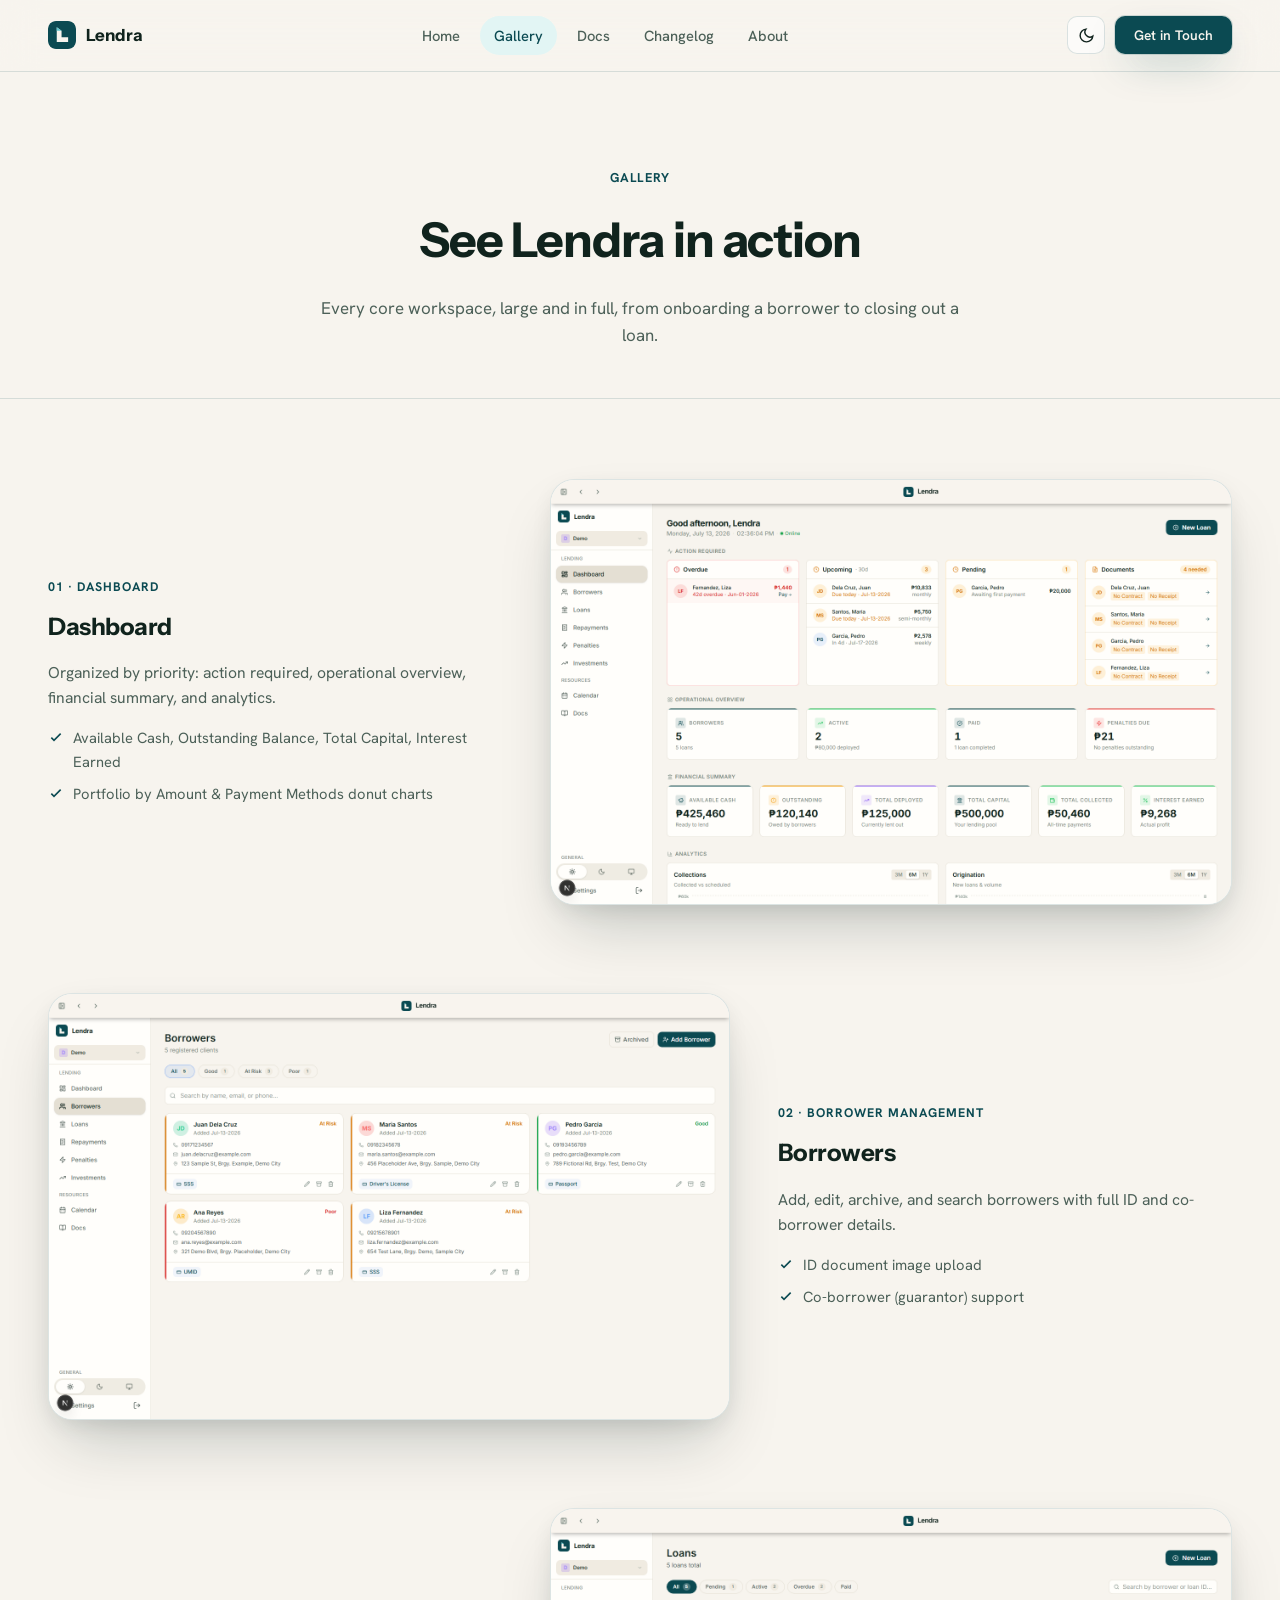
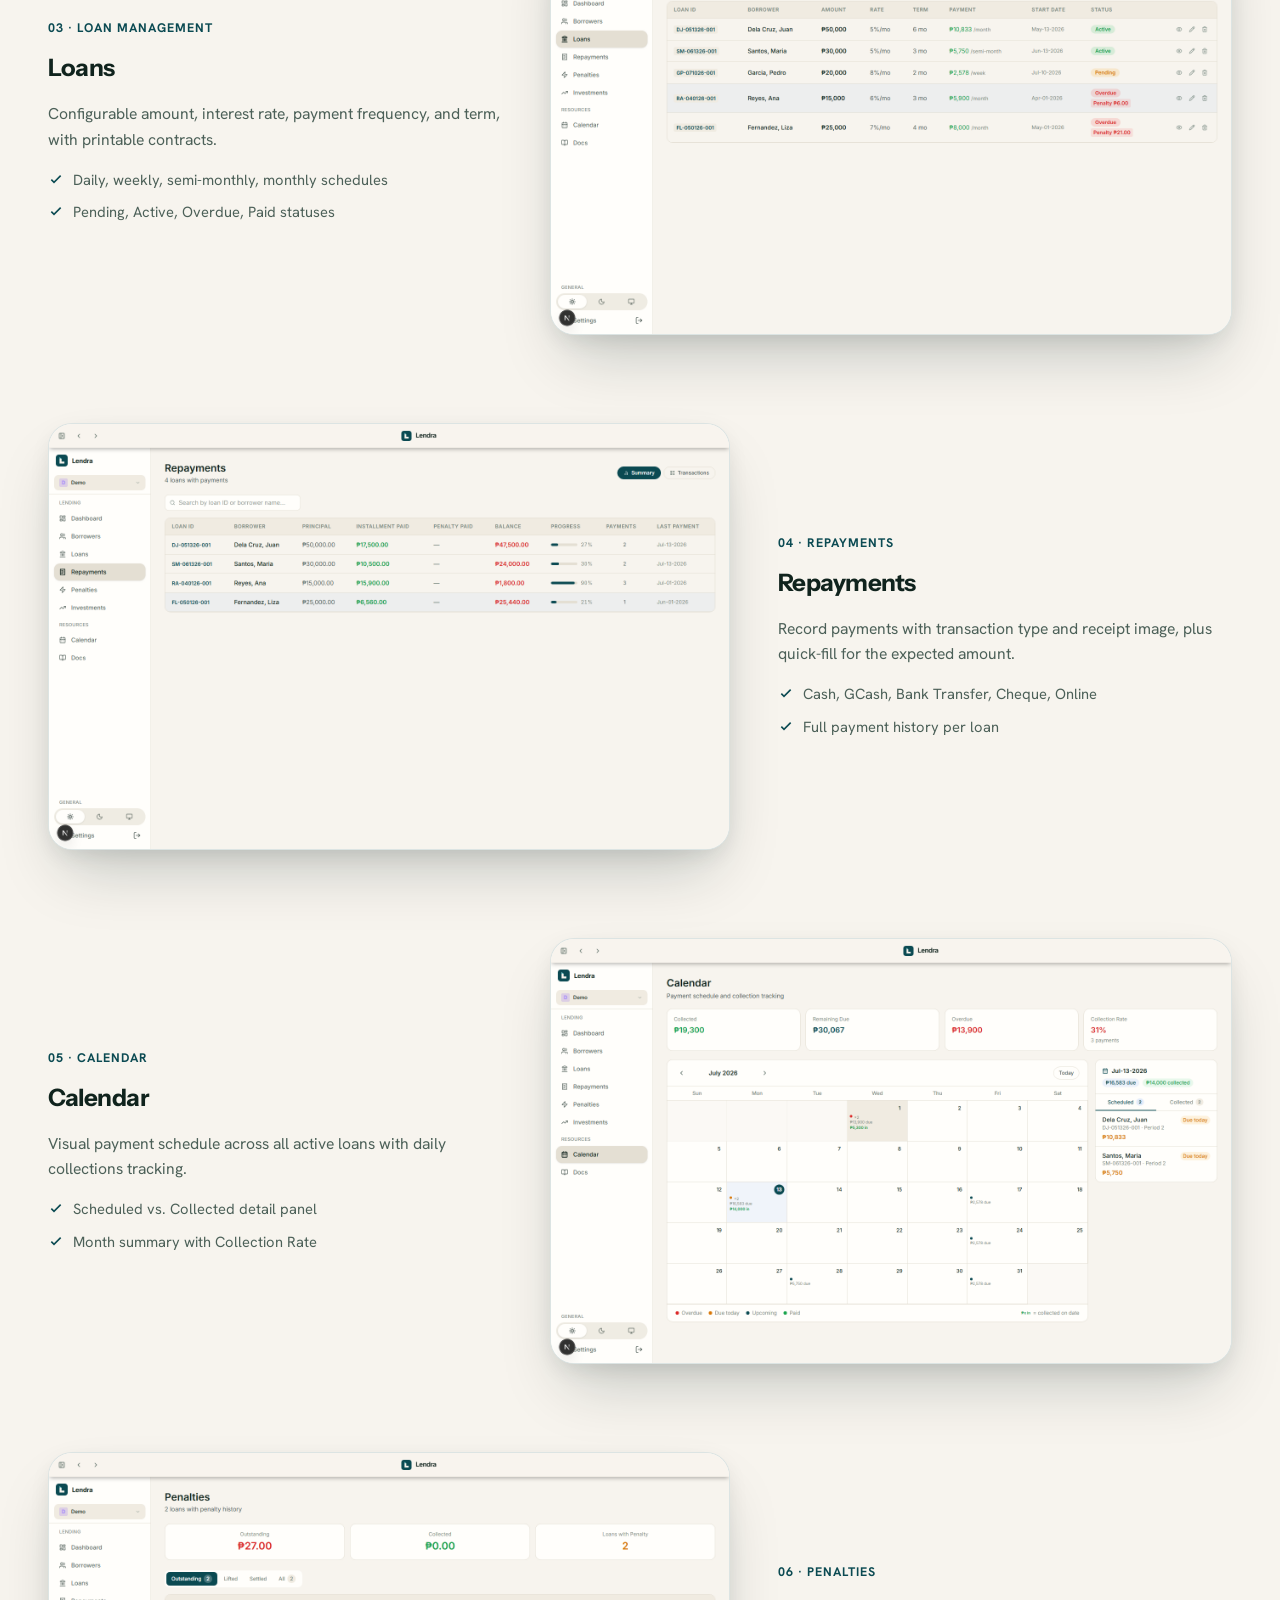
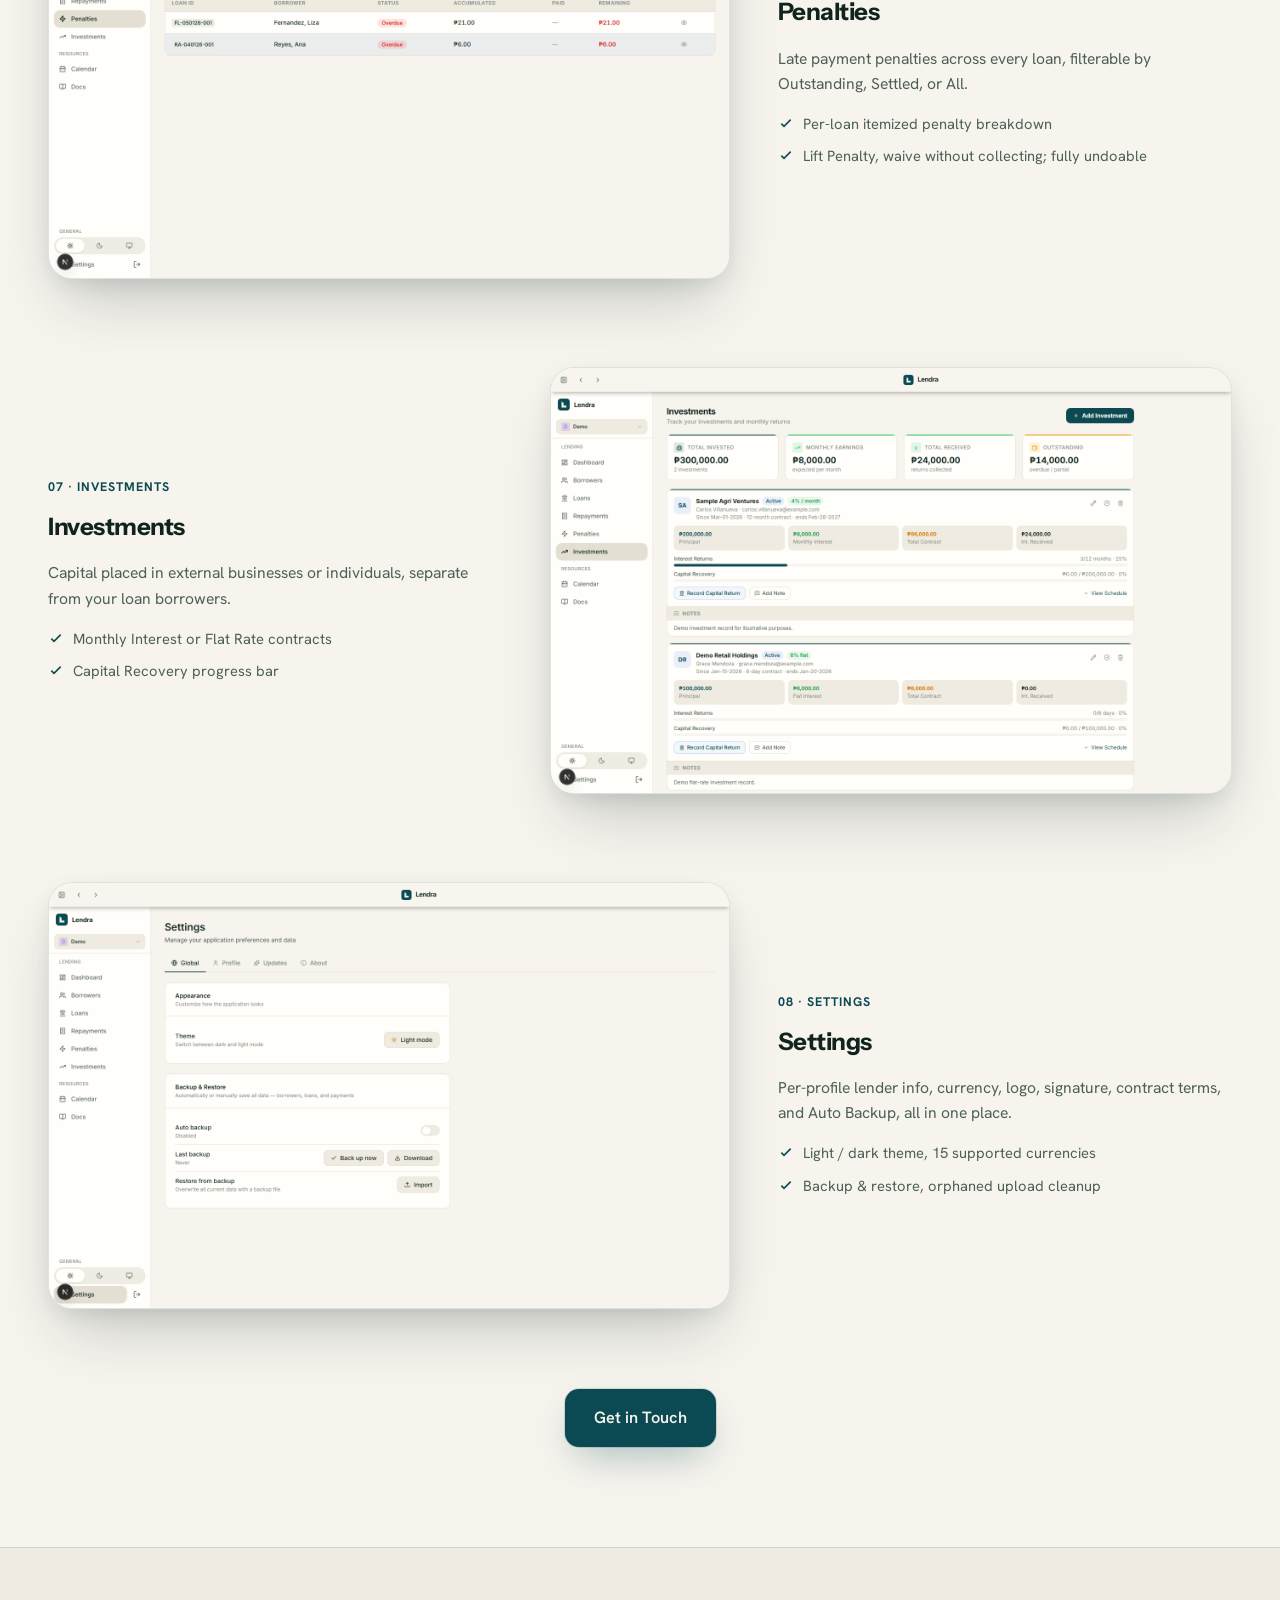
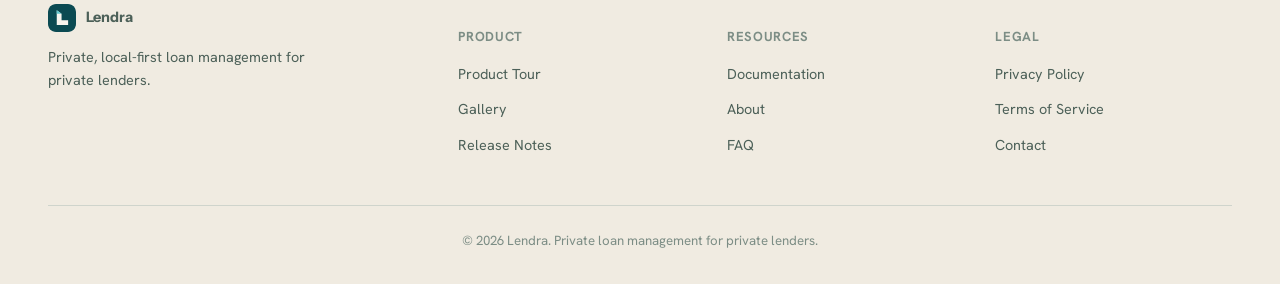
<file: gallery.html>
<!DOCTYPE html>
<html lang="en">
<head>
<meta charset="UTF-8">
<meta name="viewport" content="width=device-width, initial-scale=1">
<title>Gallery | Lendra</title>
<meta name="description" content="A full visual tour of Lendra: Dashboard, Borrowers, Loans, Repayments, Calendar, Penalties, Investments, and Settings.">
<link rel="canonical" href="https://lendra.vercel.app/gallery">
<meta property="og:type" content="website">
<meta property="og:site_name" content="Lendra">
<meta property="og:locale" content="en_US">
<meta property="og:title" content="Gallery | Lendra">
<meta property="og:description" content="A full visual tour of Lendra: Dashboard, Borrowers, Loans, Repayments, Calendar, Penalties, Investments, and Settings.">
<meta property="og:url" content="https://lendra.vercel.app/gallery">
<meta property="og:image" content="https://lendra.vercel.app/assets/screenshots/dashboard.png">
<meta property="og:image:width" content="1600">
<meta property="og:image:height" content="1000">
<meta property="og:image:alt" content="Lendra dashboard showing loan portfolio overview">
<meta name="twitter:card" content="summary_large_image">
<meta name="twitter:title" content="Gallery | Lendra">
<meta name="twitter:description" content="A full visual tour of Lendra: Dashboard, Borrowers, Loans, Repayments, Calendar, Penalties, Investments, and Settings.">
<meta name="twitter:image" content="https://lendra.vercel.app/assets/screenshots/dashboard.png">
<meta name="twitter:image:alt" content="Lendra dashboard showing loan portfolio overview">
<meta name="robots" content="index, follow, max-image-preview:large, max-snippet:-1">
<meta name="theme-color" content="#0B4A52">
<link rel="icon" href="assets/lendra-logo.svg" type="image/svg+xml">
<link rel="icon" href="assets/lendra-logo.png" type="image/png">
<link rel="apple-touch-icon" href="assets/lendra-logo.png">
<link rel="preconnect" href="https://fonts.googleapis.com">
<link rel="preconnect" href="https://fonts.gstatic.com" crossorigin>
<link href="https://fonts.googleapis.com/css2?family=Instrument+Sans:wght@500;600;700&family=Hanken+Grotesk:wght@400;500;600;700&family=IBM+Plex+Mono:wght@400;500&display=swap" rel="stylesheet">
<link rel="stylesheet" href="assets/css/main.css">
<script type="application/ld+json">
{
  "@context": "https://schema.org",
  "@type": "BreadcrumbList",
  "itemListElement": [
    {
      "@type": "ListItem",
      "position": 1,
      "name": "Home",
      "item": "https://lendra.vercel.app/"
    },
    {
      "@type": "ListItem",
      "position": 2,
      "name": "Gallery",
      "item": "https://lendra.vercel.app/gallery"
    }
  ]
}
</script>
</head>
<body>

<header class="site-nav">
  <div class="wrap">
    <a href="/" class="brand">
      <img src="assets/lendra-logo.svg" alt="Lendra logo">
      Lendra
    </a>
    <nav class="nav-links">
      <a href="/">Home</a>
      <a href="gallery" class="active">Gallery</a>
      <a href="docs">Docs</a>
      <a href="changelog">Changelog</a>
      <a href="about">About</a>
    <a href="mailto:briones.g.bryle@gmail.com" class="btn btn-primary mobile-cta">Get in Touch</a>
    </nav>
    <div class="nav-right">
      <button class="nav-toggle" id="navToggle" aria-label="Toggle menu" aria-expanded="false">
        <svg viewBox="0 0 24 24" fill="none" stroke="currentColor" stroke-width="2"><path d="M4 7h16M4 12h16M4 17h16"/></svg>
      </button>
      <button class="theme-btn" id="themeToggle" aria-label="Toggle dark mode">
        <svg id="iconMoon" viewBox="0 0 24 24" fill="none" stroke="currentColor" stroke-width="2"><path d="M21 12.79A9 9 0 1 1 11.21 3 7 7 0 0 0 21 12.79z"/></svg>
        <svg id="iconSun" style="display:none" viewBox="0 0 24 24" fill="none" stroke="currentColor" stroke-width="2"><circle cx="12" cy="12" r="4"/><path d="M12 2v2M12 20v2M4.93 4.93l1.41 1.41M17.66 17.66l1.41 1.41M2 12h2M20 12h2M6.34 17.66l-1.41 1.41M19.07 4.93l-1.41 1.41"/></svg>
      </button>      <a href="mailto:briones.g.bryle@gmail.com" class="btn btn-primary">Get in Touch</a>
    </div>
  </div>
</header>

<div class="page-header">
  <div class="wrap">
    <span class="kicker">Gallery</span>
    <h1>See Lendra in action</h1>
    <p>Every core workspace, large and in full, from onboarding a borrower to closing out a loan.</p>
  </div>
</div>

<main class="wrap">
  <div class="gallery-grid" style="padding: 80px 0;">

    <div class="gallery-item reveal">
      <div class="gallery-caption">
        <span class="kicker">01 &middot; Dashboard</span>
        <h3>Dashboard</h3>
        <p>Organized by priority: action required, operational overview, financial summary, and analytics.</p>
        <ul>
          <li><svg viewBox="0 0 24 24" fill="none" stroke="currentColor" stroke-width="2.4"><path d="M5 13l4 4L19 7"/></svg> Available Cash, Outstanding Balance, Total Capital, Interest Earned</li>
          <li><svg viewBox="0 0 24 24" fill="none" stroke="currentColor" stroke-width="2.4"><path d="M5 13l4 4L19 7"/></svg> Portfolio by Amount &amp; Payment Methods donut charts</li>
        </ul>
      </div>
      <div class="gallery-media"><img src="assets/screenshots/dashboard.png" alt="Lendra Dashboard" loading="lazy" decoding="async"></div>
    </div>

    <div class="gallery-item reverse reveal">
      <div class="gallery-caption">
        <span class="kicker">02 &middot; Borrower Management</span>
        <h3>Borrowers</h3>
        <p>Add, edit, archive, and search borrowers with full ID and co-borrower details.</p>
        <ul>
          <li><svg viewBox="0 0 24 24" fill="none" stroke="currentColor" stroke-width="2.4"><path d="M5 13l4 4L19 7"/></svg> ID document image upload</li>
          <li><svg viewBox="0 0 24 24" fill="none" stroke="currentColor" stroke-width="2.4"><path d="M5 13l4 4L19 7"/></svg> Co-borrower (guarantor) support</li>
        </ul>
      </div>
      <div class="gallery-media"><img src="assets/screenshots/borrowers.png" alt="Lendra Borrowers page" loading="lazy" decoding="async"></div>
    </div>

    <div class="gallery-item reveal">
      <div class="gallery-caption">
        <span class="kicker">03 &middot; Loan Management</span>
        <h3>Loans</h3>
        <p>Configurable amount, interest rate, payment frequency, and term, with printable contracts.</p>
        <ul>
          <li><svg viewBox="0 0 24 24" fill="none" stroke="currentColor" stroke-width="2.4"><path d="M5 13l4 4L19 7"/></svg> Daily, weekly, semi-monthly, monthly schedules</li>
          <li><svg viewBox="0 0 24 24" fill="none" stroke="currentColor" stroke-width="2.4"><path d="M5 13l4 4L19 7"/></svg> Pending, Active, Overdue, Paid statuses</li>
        </ul>
      </div>
      <div class="gallery-media"><img src="assets/screenshots/loans.png" alt="Lendra Loans page" loading="lazy" decoding="async"></div>
    </div>

    <div class="gallery-item reverse reveal">
      <div class="gallery-caption">
        <span class="kicker">04 &middot; Repayments</span>
        <h3>Repayments</h3>
        <p>Record payments with transaction type and receipt image, plus quick-fill for the expected amount.</p>
        <ul>
          <li><svg viewBox="0 0 24 24" fill="none" stroke="currentColor" stroke-width="2.4"><path d="M5 13l4 4L19 7"/></svg> Cash, GCash, Bank Transfer, Cheque, Online</li>
          <li><svg viewBox="0 0 24 24" fill="none" stroke="currentColor" stroke-width="2.4"><path d="M5 13l4 4L19 7"/></svg> Full payment history per loan</li>
        </ul>
      </div>
      <div class="gallery-media"><img src="assets/screenshots/repayments.png" alt="Lendra Repayments page" loading="lazy" decoding="async"></div>
    </div>

    <div class="gallery-item reveal">
      <div class="gallery-caption">
        <span class="kicker">05 &middot; Calendar</span>
        <h3>Calendar</h3>
        <p>Visual payment schedule across all active loans with daily collections tracking.</p>
        <ul>
          <li><svg viewBox="0 0 24 24" fill="none" stroke="currentColor" stroke-width="2.4"><path d="M5 13l4 4L19 7"/></svg> Scheduled vs. Collected detail panel</li>
          <li><svg viewBox="0 0 24 24" fill="none" stroke="currentColor" stroke-width="2.4"><path d="M5 13l4 4L19 7"/></svg> Month summary with Collection Rate</li>
        </ul>
      </div>
      <div class="gallery-media"><img src="assets/screenshots/calendar.png" alt="Lendra Calendar page" loading="lazy" decoding="async"></div>
    </div>

    <div class="gallery-item reverse reveal">
      <div class="gallery-caption">
        <span class="kicker">06 &middot; Penalties</span>
        <h3>Penalties</h3>
        <p>Late payment penalties across every loan, filterable by Outstanding, Settled, or All.</p>
        <ul>
          <li><svg viewBox="0 0 24 24" fill="none" stroke="currentColor" stroke-width="2.4"><path d="M5 13l4 4L19 7"/></svg> Per-loan itemized penalty breakdown</li>
          <li><svg viewBox="0 0 24 24" fill="none" stroke="currentColor" stroke-width="2.4"><path d="M5 13l4 4L19 7"/></svg> Lift Penalty, waive without collecting; fully undoable</li>
        </ul>
      </div>
      <div class="gallery-media"><img src="assets/screenshots/penalties.png" alt="Lendra Penalties page" loading="lazy" decoding="async"></div>
    </div>

    <div class="gallery-item reveal">
      <div class="gallery-caption">
        <span class="kicker">07 &middot; Investments</span>
        <h3>Investments</h3>
        <p>Capital placed in external businesses or individuals, separate from your loan borrowers.</p>
        <ul>
          <li><svg viewBox="0 0 24 24" fill="none" stroke="currentColor" stroke-width="2.4"><path d="M5 13l4 4L19 7"/></svg> Monthly Interest or Flat Rate contracts</li>
          <li><svg viewBox="0 0 24 24" fill="none" stroke="currentColor" stroke-width="2.4"><path d="M5 13l4 4L19 7"/></svg> Capital Recovery progress bar</li>
        </ul>
      </div>
      <div class="gallery-media"><img src="assets/screenshots/investment.png" alt="Lendra Investment page" loading="lazy" decoding="async"></div>
    </div>

    <div class="gallery-item reverse reveal">
      <div class="gallery-caption">
        <span class="kicker">08 &middot; Settings</span>
        <h3>Settings</h3>
        <p>Per-profile lender info, currency, logo, signature, contract terms, and Auto Backup, all in one place.</p>
        <ul>
          <li><svg viewBox="0 0 24 24" fill="none" stroke="currentColor" stroke-width="2.4"><path d="M5 13l4 4L19 7"/></svg> Light / dark theme, 15 supported currencies</li>
          <li><svg viewBox="0 0 24 24" fill="none" stroke="currentColor" stroke-width="2.4"><path d="M5 13l4 4L19 7"/></svg> Backup &amp; restore, orphaned upload cleanup</li>
        </ul>
      </div>
      <div class="gallery-media"><img src="assets/screenshots/settings.png" alt="Lendra Settings page" loading="lazy" decoding="async"></div>
    </div>

  </div>

  <div style="text-align:center; padding-bottom:100px;">
    <a href="mailto:briones.g.bryle@gmail.com" class="btn btn-primary btn-lg">Get in Touch</a>
  </div>
</main>

<footer>
  <div class="wrap">
    <div class="foot-grid">
      <div class="foot-col">
        <a href="/" class="brand" style="margin-bottom:14px;">
          <img src="assets/lendra-logo.svg" alt="Lendra logo">
          Lendra
        </a>
        <p style="color: var(--fg-muted); font-size:0.9rem; max-width:280px; margin-top:12px;">Private, local-first loan management for private lenders.</p>
      </div>
      <div class="foot-col">
        <h5>Product</h5>
        <ul>
          <li><a href="/#showcase">Product Tour</a></li>
          <li><a href="gallery">Gallery</a></li>
          <li><a href="changelog">Release Notes</a></li>
        </ul>
      </div>
      <div class="foot-col">
        <h5>Resources</h5>
        <ul>
          <li><a href="docs">Documentation</a></li>
          <li><a href="about">About</a></li>
          <li><a href="docs#doc-faq">FAQ</a></li>
        </ul>
      </div>
      <div class="foot-col">
        <h5>Legal</h5>
        <ul>
          <li><a href="privacy">Privacy Policy</a></li>
          <li><a href="terms">Terms of Service</a></li>
          <li><a href="mailto:briones.g.bryle@gmail.com">Contact</a></li>
        </ul>
      </div>
    </div>
    <div class="foot-bottom">
      <span>&copy; <span class="js-year">2026</span> Lendra. Private loan management for private lenders.</span>
    </div>
  </div>
</footer>

<script src="assets/js/main.js"></script>
</body>
</html>
</file>
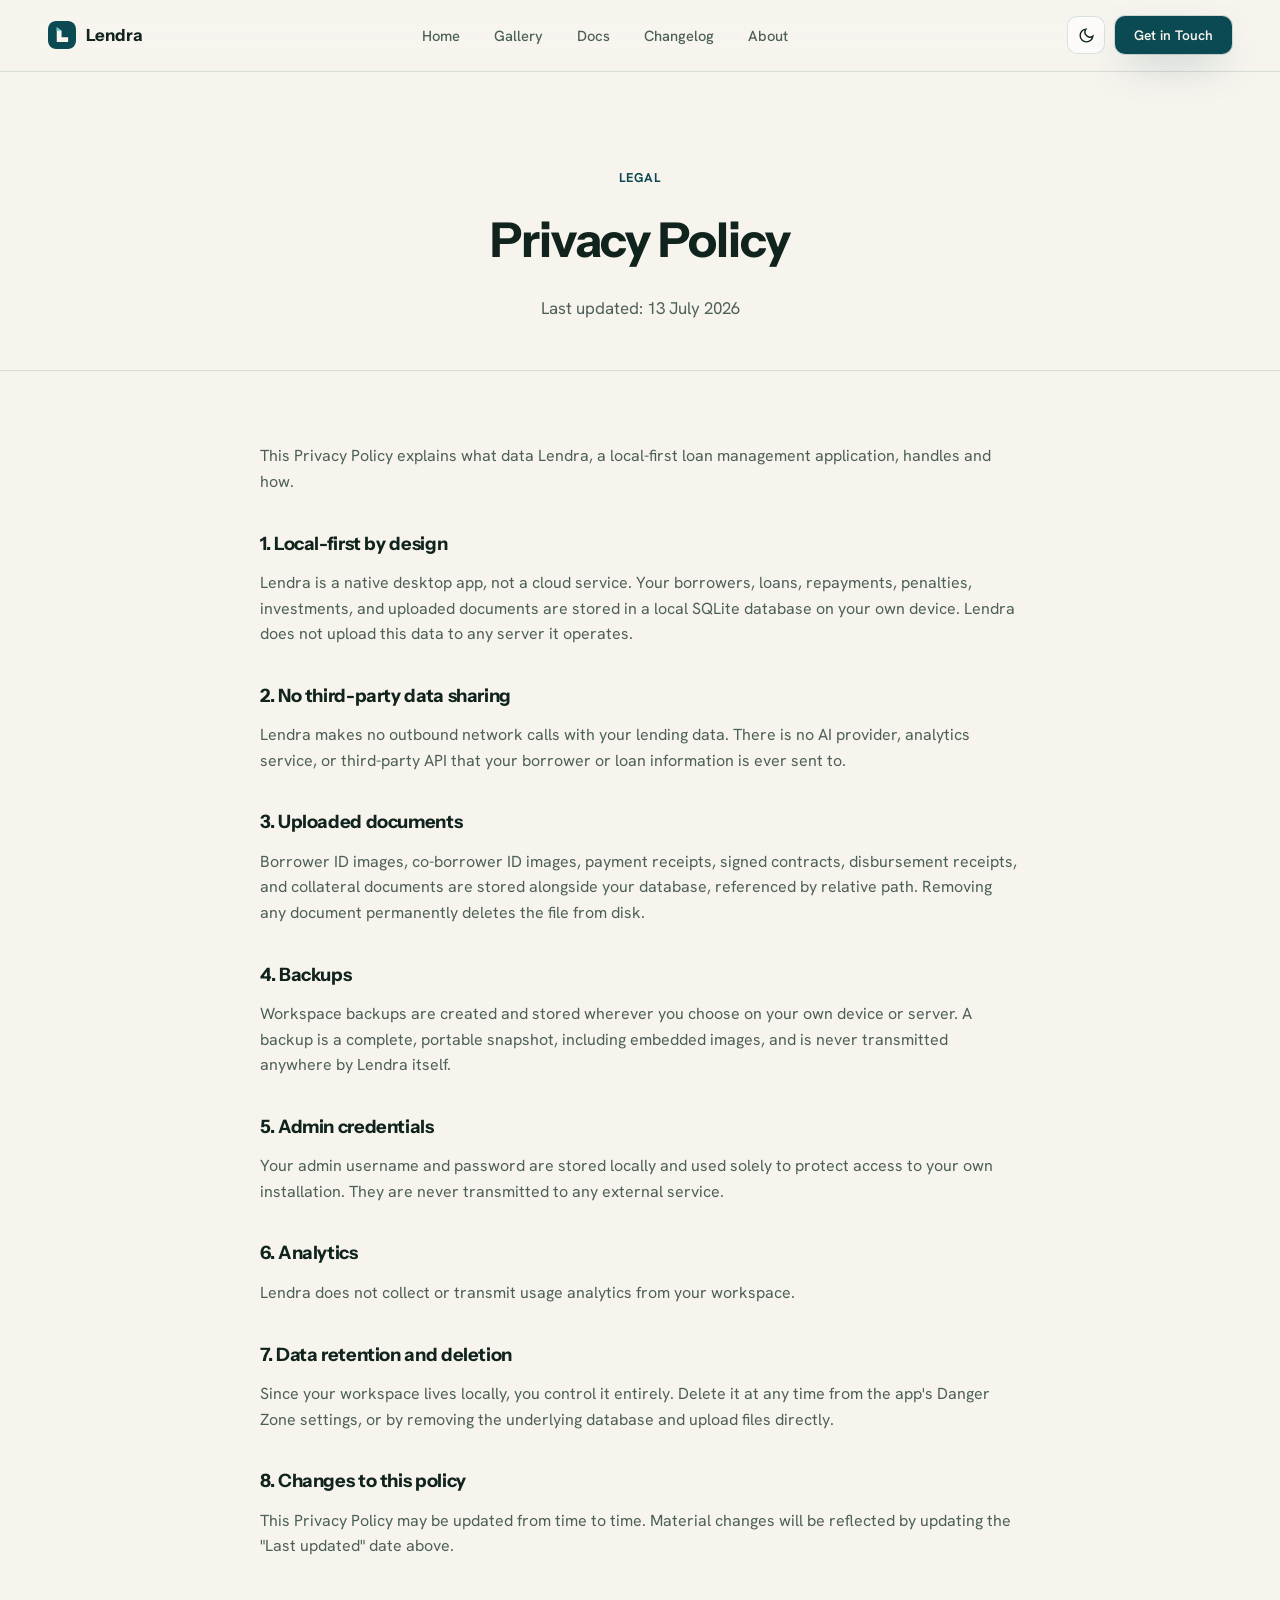
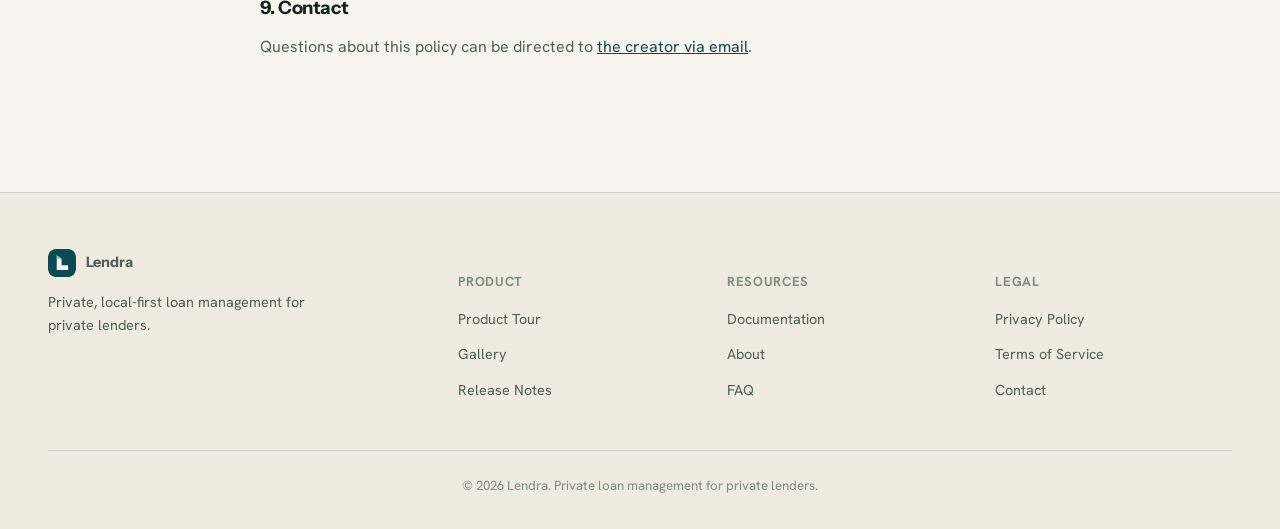
<file: privacy.html>
<!DOCTYPE html>
<html lang="en">
<head>
<meta charset="UTF-8">
<meta name="viewport" content="width=device-width, initial-scale=1">
<title>Privacy Policy | Lendra</title>
<meta name="description" content="Privacy policy for Lendra, a local-first loan management system for private lenders.">
<link rel="canonical" href="https://lendra.vercel.app/privacy">
<meta property="og:type" content="website">
<meta property="og:site_name" content="Lendra">
<meta property="og:locale" content="en_US">
<meta property="og:title" content="Privacy Policy | Lendra">
<meta property="og:description" content="Privacy policy for Lendra, a local-first loan management system for private lenders.">
<meta property="og:url" content="https://lendra.vercel.app/privacy">
<meta property="og:image" content="https://lendra.vercel.app/assets/screenshots/dashboard.png">
<meta property="og:image:width" content="1600">
<meta property="og:image:height" content="1000">
<meta property="og:image:alt" content="Lendra dashboard showing loan portfolio overview">
<meta name="twitter:card" content="summary_large_image">
<meta name="twitter:title" content="Privacy Policy | Lendra">
<meta name="twitter:description" content="Privacy policy for Lendra, a local-first loan management system for private lenders.">
<meta name="twitter:image" content="https://lendra.vercel.app/assets/screenshots/dashboard.png">
<meta name="twitter:image:alt" content="Lendra dashboard showing loan portfolio overview">
<meta name="robots" content="index, follow, max-image-preview:large, max-snippet:-1">
<meta name="theme-color" content="#0B4A52">
<link rel="icon" href="assets/lendra-logo.svg" type="image/svg+xml">
<link rel="icon" href="assets/lendra-logo.png" type="image/png">
<link rel="apple-touch-icon" href="assets/lendra-logo.png">
<link rel="preconnect" href="https://fonts.googleapis.com">
<link rel="preconnect" href="https://fonts.gstatic.com" crossorigin>
<link href="https://fonts.googleapis.com/css2?family=Instrument+Sans:wght@500;600;700&family=Hanken+Grotesk:wght@400;500;600;700&family=IBM+Plex+Mono:wght@400;500&display=swap" rel="stylesheet">
<link rel="stylesheet" href="assets/css/main.css">
<script type="application/ld+json">
{
  "@context": "https://schema.org",
  "@type": "BreadcrumbList",
  "itemListElement": [
    {
      "@type": "ListItem",
      "position": 1,
      "name": "Home",
      "item": "https://lendra.vercel.app/"
    },
    {
      "@type": "ListItem",
      "position": 2,
      "name": "Privacy Policy",
      "item": "https://lendra.vercel.app/privacy"
    }
  ]
}
</script>
</head>
<body>

<header class="site-nav">
  <div class="wrap">
    <a href="/" class="brand">
      <img src="assets/lendra-logo.svg" alt="Lendra logo">
      Lendra
    </a>
    <nav class="nav-links">
      <a href="/">Home</a>
      <a href="gallery">Gallery</a>
      <a href="docs">Docs</a>
      <a href="changelog">Changelog</a>
      <a href="about">About</a>
    <a href="mailto:briones.g.bryle@gmail.com" class="btn btn-primary mobile-cta">Get in Touch</a>
    </nav>
    <div class="nav-right">
      <button class="nav-toggle" id="navToggle" aria-label="Toggle menu" aria-expanded="false">
        <svg viewBox="0 0 24 24" fill="none" stroke="currentColor" stroke-width="2"><path d="M4 7h16M4 12h16M4 17h16"/></svg>
      </button>
      <button class="theme-btn" id="themeToggle" aria-label="Toggle dark mode">
        <svg id="iconMoon" viewBox="0 0 24 24" fill="none" stroke="currentColor" stroke-width="2"><path d="M21 12.79A9 9 0 1 1 11.21 3 7 7 0 0 0 21 12.79z"/></svg>
        <svg id="iconSun" style="display:none" viewBox="0 0 24 24" fill="none" stroke="currentColor" stroke-width="2"><circle cx="12" cy="12" r="4"/><path d="M12 2v2M12 20v2M4.93 4.93l1.41 1.41M17.66 17.66l1.41 1.41M2 12h2M20 12h2M6.34 17.66l-1.41 1.41M19.07 4.93l-1.41 1.41"/></svg>
      </button>      <a href="mailto:briones.g.bryle@gmail.com" class="btn btn-primary">Get in Touch</a>
    </div>
  </div>
</header>

<div class="page-header">
  <div class="wrap">
    <span class="kicker">Legal</span>
    <h1>Privacy Policy</h1>
    <p>Last updated: 13 July 2026</p>
  </div>
</div>

<main class="wrap">
  <div class="legal">
    <p>This Privacy Policy explains what data Lendra, a local-first loan management application, handles and how.</p>

    <h2>1. Local-first by design</h2>
    <p>Lendra is a native desktop app, not a cloud service. Your borrowers, loans, repayments, penalties, investments, and uploaded documents are stored in a local SQLite database on your own device. Lendra does not upload this data to any server it operates.</p>

    <h2>2. No third-party data sharing</h2>
    <p>Lendra makes no outbound network calls with your lending data. There is no AI provider, analytics service, or third-party API that your borrower or loan information is ever sent to.</p>

    <h2>3. Uploaded documents</h2>
    <p>Borrower ID images, co-borrower ID images, payment receipts, signed contracts, disbursement receipts, and collateral documents are stored alongside your database, referenced by relative path. Removing any document permanently deletes the file from disk.</p>

    <h2>4. Backups</h2>
    <p>Workspace backups are created and stored wherever you choose on your own device or server. A backup is a complete, portable snapshot, including embedded images, and is never transmitted anywhere by Lendra itself.</p>

    <h2>5. Admin credentials</h2>
    <p>Your admin username and password are stored locally and used solely to protect access to your own installation. They are never transmitted to any external service.</p>

    <h2>6. Analytics</h2>
    <p>Lendra does not collect or transmit usage analytics from your workspace.</p>

    <h2>7. Data retention and deletion</h2>
    <p>Since your workspace lives locally, you control it entirely. Delete it at any time from the app's Danger Zone settings, or by removing the underlying database and upload files directly.</p>

    <h2>8. Changes to this policy</h2>
    <p>This Privacy Policy may be updated from time to time. Material changes will be reflected by updating the "Last updated" date above.</p>

    <h2>9. Contact</h2>
    <p>Questions about this policy can be directed to <a href="mailto:briones.g.bryle@gmail.com" style="color:var(--primary); text-decoration:underline;">the creator via email</a>.</p>
  </div>
</main>

<footer>
  <div class="wrap">
    <div class="foot-grid">
      <div class="foot-col">
        <a href="/" class="brand" style="margin-bottom:14px;">
          <img src="assets/lendra-logo.svg" alt="Lendra logo">
          Lendra
        </a>
        <p style="color: var(--fg-muted); font-size:0.9rem; max-width:280px; margin-top:12px;">Private, local-first loan management for private lenders.</p>
      </div>
      <div class="foot-col">
        <h5>Product</h5>
        <ul>
          <li><a href="/#showcase">Product Tour</a></li>
          <li><a href="gallery">Gallery</a></li>
          <li><a href="changelog">Release Notes</a></li>
        </ul>
      </div>
      <div class="foot-col">
        <h5>Resources</h5>
        <ul>
          <li><a href="docs">Documentation</a></li>
          <li><a href="about">About</a></li>
          <li><a href="docs#doc-faq">FAQ</a></li>
        </ul>
      </div>
      <div class="foot-col">
        <h5>Legal</h5>
        <ul>
          <li><a href="privacy">Privacy Policy</a></li>
          <li><a href="terms">Terms of Service</a></li>
          <li><a href="mailto:briones.g.bryle@gmail.com">Contact</a></li>
        </ul>
      </div>
    </div>
    <div class="foot-bottom">
      <span>&copy; <span class="js-year">2026</span> Lendra. Private loan management for private lenders.</span>
    </div>
  </div>
</footer>

<script src="assets/js/main.js"></script>
</body>
</html>
</file>
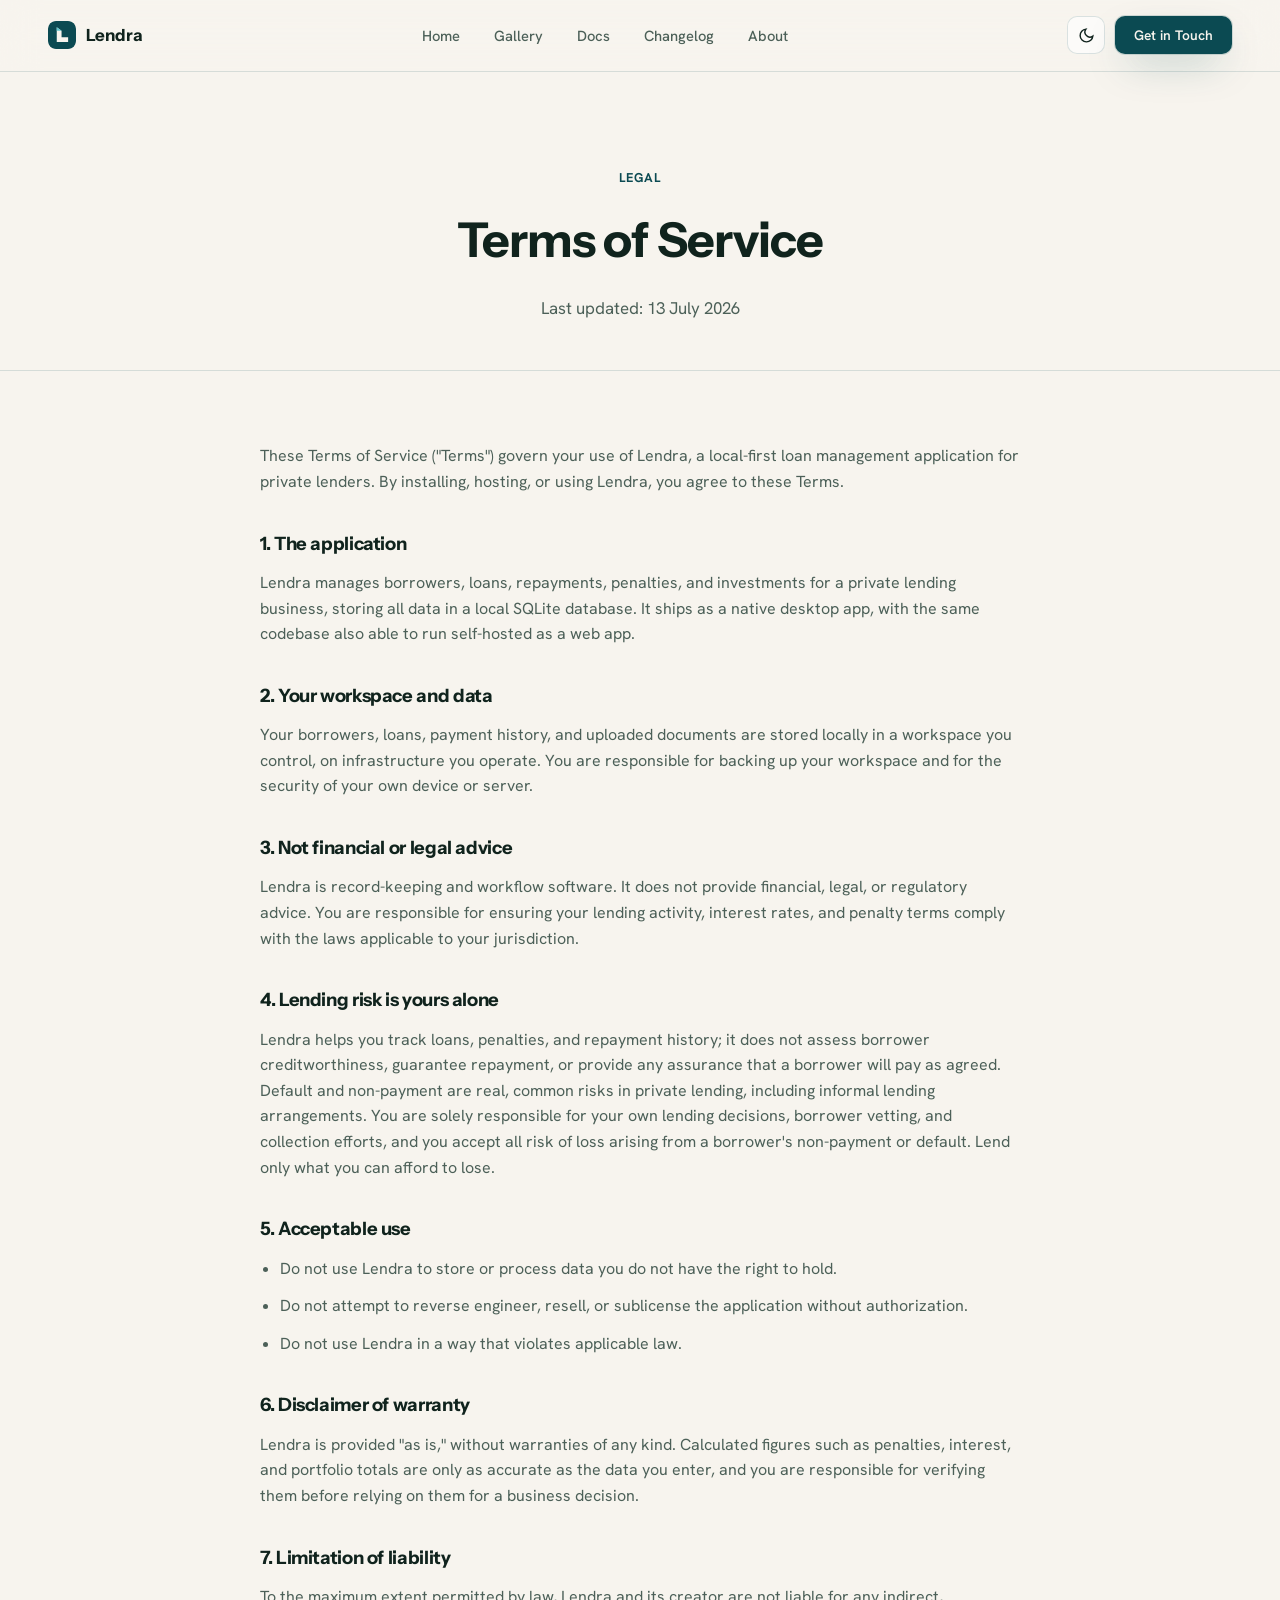
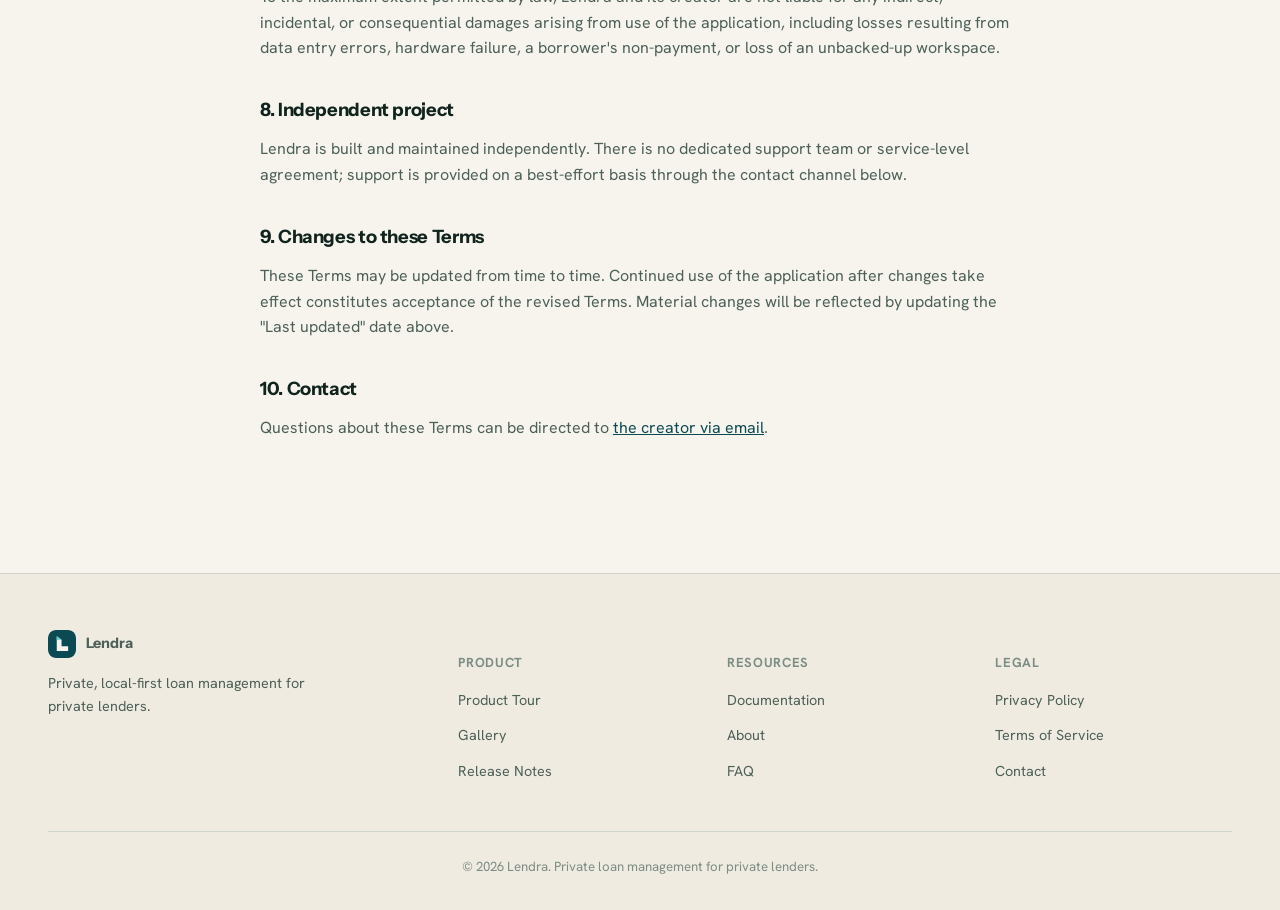
<file: terms.html>
<!DOCTYPE html>
<html lang="en">
<head>
<meta charset="UTF-8">
<meta name="viewport" content="width=device-width, initial-scale=1">
<title>Terms of Service | Lendra</title>
<meta name="description" content="Terms of Service for Lendra, a local-first loan management system for private lenders.">
<link rel="canonical" href="https://lendra.vercel.app/terms">
<meta property="og:type" content="website">
<meta property="og:site_name" content="Lendra">
<meta property="og:locale" content="en_US">
<meta property="og:title" content="Terms of Service | Lendra">
<meta property="og:description" content="Terms of Service for Lendra, a local-first loan management system for private lenders.">
<meta property="og:url" content="https://lendra.vercel.app/terms">
<meta property="og:image" content="https://lendra.vercel.app/assets/screenshots/dashboard.png">
<meta property="og:image:width" content="1600">
<meta property="og:image:height" content="1000">
<meta property="og:image:alt" content="Lendra dashboard showing loan portfolio overview">
<meta name="twitter:card" content="summary_large_image">
<meta name="twitter:title" content="Terms of Service | Lendra">
<meta name="twitter:description" content="Terms of Service for Lendra, a local-first loan management system for private lenders.">
<meta name="twitter:image" content="https://lendra.vercel.app/assets/screenshots/dashboard.png">
<meta name="twitter:image:alt" content="Lendra dashboard showing loan portfolio overview">
<meta name="robots" content="index, follow, max-image-preview:large, max-snippet:-1">
<meta name="theme-color" content="#0B4A52">
<link rel="icon" href="assets/lendra-logo.svg" type="image/svg+xml">
<link rel="icon" href="assets/lendra-logo.png" type="image/png">
<link rel="apple-touch-icon" href="assets/lendra-logo.png">
<link rel="preconnect" href="https://fonts.googleapis.com">
<link rel="preconnect" href="https://fonts.gstatic.com" crossorigin>
<link href="https://fonts.googleapis.com/css2?family=Instrument+Sans:wght@500;600;700&family=Hanken+Grotesk:wght@400;500;600;700&family=IBM+Plex+Mono:wght@400;500&display=swap" rel="stylesheet">
<link rel="stylesheet" href="assets/css/main.css">
<script type="application/ld+json">
{
  "@context": "https://schema.org",
  "@type": "BreadcrumbList",
  "itemListElement": [
    {
      "@type": "ListItem",
      "position": 1,
      "name": "Home",
      "item": "https://lendra.vercel.app/"
    },
    {
      "@type": "ListItem",
      "position": 2,
      "name": "Terms of Service",
      "item": "https://lendra.vercel.app/terms"
    }
  ]
}
</script>
</head>
<body>

<header class="site-nav">
  <div class="wrap">
    <a href="/" class="brand">
      <img src="assets/lendra-logo.svg" alt="Lendra logo">
      Lendra
    </a>
    <nav class="nav-links">
      <a href="/">Home</a>
      <a href="gallery">Gallery</a>
      <a href="docs">Docs</a>
      <a href="changelog">Changelog</a>
      <a href="about">About</a>
    <a href="mailto:briones.g.bryle@gmail.com" class="btn btn-primary mobile-cta">Get in Touch</a>
    </nav>
    <div class="nav-right">
      <button class="nav-toggle" id="navToggle" aria-label="Toggle menu" aria-expanded="false">
        <svg viewBox="0 0 24 24" fill="none" stroke="currentColor" stroke-width="2"><path d="M4 7h16M4 12h16M4 17h16"/></svg>
      </button>
      <button class="theme-btn" id="themeToggle" aria-label="Toggle dark mode">
        <svg id="iconMoon" viewBox="0 0 24 24" fill="none" stroke="currentColor" stroke-width="2"><path d="M21 12.79A9 9 0 1 1 11.21 3 7 7 0 0 0 21 12.79z"/></svg>
        <svg id="iconSun" style="display:none" viewBox="0 0 24 24" fill="none" stroke="currentColor" stroke-width="2"><circle cx="12" cy="12" r="4"/><path d="M12 2v2M12 20v2M4.93 4.93l1.41 1.41M17.66 17.66l1.41 1.41M2 12h2M20 12h2M6.34 17.66l-1.41 1.41M19.07 4.93l-1.41 1.41"/></svg>
      </button>      <a href="mailto:briones.g.bryle@gmail.com" class="btn btn-primary">Get in Touch</a>
    </div>
  </div>
</header>

<div class="page-header">
  <div class="wrap">
    <span class="kicker">Legal</span>
    <h1>Terms of Service</h1>
    <p>Last updated: 13 July 2026</p>
  </div>
</div>

<main class="wrap">
  <div class="legal">
    <p>These Terms of Service ("Terms") govern your use of Lendra, a local-first loan management application for private lenders. By installing, hosting, or using Lendra, you agree to these Terms.</p>

    <h2>1. The application</h2>
    <p>Lendra manages borrowers, loans, repayments, penalties, and investments for a private lending business, storing all data in a local SQLite database. It ships as a native desktop app, with the same codebase also able to run self-hosted as a web app.</p>

    <h2>2. Your workspace and data</h2>
    <p>Your borrowers, loans, payment history, and uploaded documents are stored locally in a workspace you control, on infrastructure you operate. You are responsible for backing up your workspace and for the security of your own device or server.</p>

    <h2>3. Not financial or legal advice</h2>
    <p>Lendra is record-keeping and workflow software. It does not provide financial, legal, or regulatory advice. You are responsible for ensuring your lending activity, interest rates, and penalty terms comply with the laws applicable to your jurisdiction.</p>

    <h2>4. Lending risk is yours alone</h2>
    <p>Lendra helps you track loans, penalties, and repayment history; it does not assess borrower creditworthiness, guarantee repayment, or provide any assurance that a borrower will pay as agreed. Default and non-payment are real, common risks in private lending, including informal lending arrangements. You are solely responsible for your own lending decisions, borrower vetting, and collection efforts, and you accept all risk of loss arising from a borrower's non-payment or default. Lend only what you can afford to lose.</p>

    <h2>5. Acceptable use</h2>
    <ul>
      <li>Do not use Lendra to store or process data you do not have the right to hold.</li>
      <li>Do not attempt to reverse engineer, resell, or sublicense the application without authorization.</li>
      <li>Do not use Lendra in a way that violates applicable law.</li>
    </ul>

    <h2>6. Disclaimer of warranty</h2>
    <p>Lendra is provided "as is," without warranties of any kind. Calculated figures such as penalties, interest, and portfolio totals are only as accurate as the data you enter, and you are responsible for verifying them before relying on them for a business decision.</p>

    <h2>7. Limitation of liability</h2>
    <p>To the maximum extent permitted by law, Lendra and its creator are not liable for any indirect, incidental, or consequential damages arising from use of the application, including losses resulting from data entry errors, hardware failure, a borrower's non-payment, or loss of an unbacked-up workspace.</p>

    <h2>8. Independent project</h2>
    <p>Lendra is built and maintained independently. There is no dedicated support team or service-level agreement; support is provided on a best-effort basis through the contact channel below.</p>

    <h2>9. Changes to these Terms</h2>
    <p>These Terms may be updated from time to time. Continued use of the application after changes take effect constitutes acceptance of the revised Terms. Material changes will be reflected by updating the "Last updated" date above.</p>

    <h2>10. Contact</h2>
    <p>Questions about these Terms can be directed to <a href="mailto:briones.g.bryle@gmail.com" style="color:var(--primary); text-decoration:underline;">the creator via email</a>.</p>
  </div>
</main>

<footer>
  <div class="wrap">
    <div class="foot-grid">
      <div class="foot-col">
        <a href="/" class="brand" style="margin-bottom:14px;">
          <img src="assets/lendra-logo.svg" alt="Lendra logo">
          Lendra
        </a>
        <p style="color: var(--fg-muted); font-size:0.9rem; max-width:280px; margin-top:12px;">Private, local-first loan management for private lenders.</p>
      </div>
      <div class="foot-col">
        <h5>Product</h5>
        <ul>
          <li><a href="/#showcase">Product Tour</a></li>
          <li><a href="gallery">Gallery</a></li>
          <li><a href="changelog">Release Notes</a></li>
        </ul>
      </div>
      <div class="foot-col">
        <h5>Resources</h5>
        <ul>
          <li><a href="docs">Documentation</a></li>
          <li><a href="about">About</a></li>
          <li><a href="docs#doc-faq">FAQ</a></li>
        </ul>
      </div>
      <div class="foot-col">
        <h5>Legal</h5>
        <ul>
          <li><a href="privacy">Privacy Policy</a></li>
          <li><a href="terms">Terms of Service</a></li>
          <li><a href="mailto:briones.g.bryle@gmail.com">Contact</a></li>
        </ul>
      </div>
    </div>
    <div class="foot-bottom">
      <span>&copy; <span class="js-year">2026</span> Lendra. Private loan management for private lenders.</span>
    </div>
  </div>
</footer>

<script src="assets/js/main.js"></script>
</body>
</html>
</file>
<file: assets/css/main.css>
/* ============================================================
   Lendra Marketing Site — Design System
   Warm, private, paper-and-ledger aesthetic for a lending workspace
   ============================================================ */

:root{
  /* ---- Light theme (default) ---- */
  --bg: #F7F4EE;
  --bg-subtle: #F0EBE1;
  --bg-inverted: #0E1512;
  --surface: rgba(255,255,255,0.62);
  --surface-solid: #FFFEFB;
  --border: rgba(11,74,82,0.14);
  --border-strong: rgba(11,74,82,0.22);
  --fg: #10231d;
  --fg-muted: #4c6058;
  --fg-faint: #7c8d85;

  --primary: #0B4A52;
  --primary-dark: #072F35;
  --primary-light: oklch(0.88 0.05 195);
  --primary-tint: oklch(0.955 0.02 195);

  --accent-violet: #5FC7CE;
  --danger: oklch(0.577 0.22 27);
  --success: oklch(0.63 0.14 155);

  --radius-sm: 10px;
  --radius: 16px;
  --radius-lg: 24px;
  --radius-xl: 32px;

  --shadow-sm: 0 1px 2px rgba(11,30,34,0.06);
  --shadow-md: 0 12px 28px -10px rgba(11,30,34,0.16), 0 2px 8px -2px rgba(11,30,34,0.07);
  --shadow-lg: 0 32px 64px -16px rgba(11,30,34,0.22), 0 8px 24px -6px rgba(11,30,34,0.12);
  --shadow-glow: 0 0 0 1px rgba(11,74,82,0.16), 0 16px 40px -12px rgba(11,74,82,0.4);

  --glass-bg: rgba(247,244,238,0.66);
  --glass-border: rgba(255,255,255,0.6);
  --glass-blur: 18px;

  --font-display: 'Instrument Sans', 'Hanken Grotesk', ui-sans-serif, system-ui, sans-serif;
  --font-sans: 'Hanken Grotesk', ui-sans-serif, system-ui, -apple-system, "Segoe UI", sans-serif;
  --font-mono: 'IBM Plex Mono', ui-monospace, "SFMono-Regular", Menlo, monospace;

  --max: 1240px;
  --nav-h: 72px;

  color-scheme: light;
}

:root[data-theme="dark"]{
  --bg: #0D1417;
  --bg-subtle: #101a1d;
  --bg-inverted: #F7F4EE;
  --surface: rgba(255,255,255,0.04);
  --surface-solid: #151f22;
  --border: rgba(255,255,255,0.09);
  --border-strong: rgba(255,255,255,0.16);
  --fg: #eef3ef;
  --fg-muted: #a3b3ac;
  --fg-faint: #6c7d8a;

  --primary: #5FC7CE;
  --primary-dark: #4aafb6;
  --primary-light: oklch(0.32 0.05 195);
  --primary-tint: oklch(0.26 0.035 195);

  --shadow-sm: 0 1px 2px rgba(0,0,0,0.4);
  --shadow-md: 0 12px 28px -10px rgba(0,0,0,0.55);
  --shadow-lg: 0 32px 64px -16px rgba(0,0,0,0.65);
  --shadow-glow: 0 0 0 1px rgba(95,199,206,0.2), 0 16px 40px -12px rgba(95,199,206,0.35);

  --glass-bg: rgba(17,25,28,0.55);
  --glass-border: rgba(255,255,255,0.08);

  color-scheme: dark;
}

@media (prefers-color-scheme: dark){
  :root:not([data-theme="light"]){
    --bg: #0D1417;
    --bg-subtle: #101a1d;
    --bg-inverted: #F7F4EE;
    --surface: rgba(255,255,255,0.04);
    --surface-solid: #151f22;
    --border: rgba(255,255,255,0.09);
    --border-strong: rgba(255,255,255,0.16);
    --fg: #eef3ef;
    --fg-muted: #a3b3ac;
    --fg-faint: #6c7d8a;

    --primary: #5FC7CE;
    --primary-dark: #4aafb6;
    --primary-light: oklch(0.32 0.05 195);
    --primary-tint: oklch(0.26 0.035 195);

    --shadow-sm: 0 1px 2px rgba(0,0,0,0.4);
    --shadow-md: 0 12px 28px -10px rgba(0,0,0,0.55);
    --shadow-lg: 0 32px 64px -16px rgba(0,0,0,0.65);
    --shadow-glow: 0 0 0 1px rgba(95,199,206,0.2), 0 16px 40px -12px rgba(95,199,206,0.35);

    --glass-bg: rgba(17,25,28,0.55);
    --glass-border: rgba(255,255,255,0.08);
    color-scheme: dark;
  }
}

*, *::before, *::after{ box-sizing: border-box; }
html{ scroll-behavior: smooth; }
body{
  margin: 0;
  background: var(--bg);
  color: var(--fg);
  font-family: var(--font-sans);
  font-size: 16px;
  line-height: 1.6;
  -webkit-font-smoothing: antialiased;
  overflow-x: hidden;
  transition: background .25s ease, color .25s ease;
  animation: page-fade-in .25s ease;
}
@keyframes page-fade-in{ from{ opacity:0; } to{ opacity:1; } }
@media (prefers-reduced-motion: reduce){
  body{ animation: none; }
}
img{ max-width: 100%; display: block; }
a{ color: inherit; text-decoration: none; }
::selection{ background: var(--primary-light); color: var(--fg); }
h1,h2,h3,h4{ font-family: var(--font-display); letter-spacing: -0.02em; margin: 0; }
p{ margin: 0; }
ul{ margin:0; padding:0; list-style:none; }
button{ font-family: inherit; }

.wrap{ max-width: var(--max); margin: 0 auto; padding: 0 28px; }
.mono{ font-family: var(--font-mono); }

/* Fade/slide-in on scroll */
.reveal{ opacity: 0; transform: translateY(18px); transition: opacity .6s cubic-bezier(.2,.7,.2,1), transform .6s cubic-bezier(.2,.7,.2,1); }
.reveal.is-visible{ opacity: 1; transform: translateY(0); }
@media (prefers-reduced-motion: reduce){
  .reveal{ opacity: 1; transform: none; transition: none; }
  html{ scroll-behavior: auto; }
}

/* ---------------- Nav ---------------- */
.site-nav{
  position: sticky; top: 0; z-index: 200;
  height: var(--nav-h);
  display: flex; align-items: center;
  background: var(--glass-bg);
  backdrop-filter: blur(var(--glass-blur)); -webkit-backdrop-filter: blur(var(--glass-blur));
  border-bottom: 1px solid var(--border);
}
.site-nav .wrap{ display:flex; align-items:center; justify-content:space-between; width:100%; }
.brand{ display:flex; align-items:center; gap:10px; font-weight:700; font-size:1.05rem; font-family: var(--font-display); }
.brand img{ height:28px; width:28px; border-radius:8px; }
.nav-links{ display:flex; align-items:center; gap:6px; }
.nav-links a{
  font-size:0.92rem; font-weight:500; color: var(--fg-muted); padding: 8px 14px; border-radius: 999px;
  transition: color .15s ease, background .15s ease;
}
.nav-links a:hover{ color: var(--fg); background: var(--surface); }
.nav-links a.active{ color: var(--primary); background: var(--primary-tint); }
.nav-right{ display:flex; align-items:center; gap:10px; }
.nav-right .btn{ padding: 9px 18px; font-size:0.86rem; border-radius:10px; height:38px; }
.nav-toggle{
  display:none; width:38px; height:38px; border-radius:10px; border:1px solid var(--border);
  background: var(--surface); align-items:center; justify-content:center; cursor:pointer; color: var(--fg); flex:none;
}
.nav-toggle svg{ width:18px; height:18px; }
a.mobile-cta{ display:none; }

.theme-btn{
  width:38px; height:38px; border-radius:10px; border:1px solid var(--border); background: var(--surface);
  display:flex; align-items:center; justify-content:center; cursor:pointer; color: var(--fg);
  transition: border-color .15s ease, transform .15s ease;
}
.theme-btn:hover{ border-color: var(--primary); }
.theme-btn svg{ width:17px; height:17px; }

/* ---------------- Buttons ---------------- */
.btn{
  display:inline-flex; align-items:center; justify-content:center; gap:8px;
  padding: 12px 22px; border-radius: 12px; font-weight:600; font-size:0.95rem;
  border:1px solid transparent; cursor:pointer; white-space:nowrap;
  transition: transform .15s ease, box-shadow .2s ease, background .2s ease, border-color .2s ease, color .2s ease;
}
.btn:active{ transform: scale(0.97); }
.btn-primary{ background: var(--primary); color:#F7F4EE; box-shadow: var(--shadow-glow); }
.btn-primary:hover{ background: var(--primary-dark); transform: translateY(-1px); }
:root[data-theme="dark"] .btn-primary{ color:#0B1512; }
@media (prefers-color-scheme: dark){ :root:not([data-theme="light"]) .btn-primary{ color:#0B1512; } }
.btn-ghost{ background: var(--surface); color: var(--fg); border-color: var(--border); }
.btn-ghost:hover{ border-color: var(--primary); color: var(--primary); }
.btn-lg{ padding: 15px 28px; font-size:1.02rem; border-radius:14px; }
.btn svg{ width:16px; height:16px; flex:none; }

/* ---------------- Hero ---------------- */
.hero{
  position: relative; overflow: hidden;
  min-height: calc(100vh - var(--nav-h)); min-height: calc(100svh - var(--nav-h));
  display:flex; align-items:center;
  padding: 24px 0 48px;
}
.hero::before{
  content:""; position:absolute; inset: -30% -10% auto -10%; height: 780px;
  background: radial-gradient(60% 60% at 50% 25%, var(--primary-light) 0%, transparent 72%);
  opacity: .65; z-index:-1; filter: blur(6px);
}
.hero::after{
  content:""; position:absolute; inset:0; z-index:-1;
  background-image: radial-gradient(var(--border-strong) 1px, transparent 1px);
  background-size: 28px 28px;
  -webkit-mask-image: radial-gradient(70% 60% at 50% 15%, black 0%, transparent 75%);
  mask-image: radial-gradient(70% 60% at 50% 15%, black 0%, transparent 75%);
  opacity:.6;
}
.hero-grid{ display:grid; grid-template-columns: 42fr 58fr; gap:52px; align-items:center; }
.hero-copy{ max-width: 500px; }
.badge{
  display:inline-flex; align-items:center; gap:8px; padding:7px 16px;
  border:1px solid var(--border); border-radius:999px; font-size:0.82rem; font-weight:600;
  color: var(--primary); background: var(--glass-bg); backdrop-filter: blur(var(--glass-blur));
  box-shadow: var(--shadow-sm);
}
.badge .dot{ position:relative; width:6px; height:6px; border-radius:50%; background: var(--success); flex:none; }
.badge .dot::before{
  content:""; position:absolute; inset:0; border-radius:50%; background: var(--success);
  animation: dot-ping 1.8s cubic-bezier(0,0,.2,1) infinite;
}
@keyframes dot-ping{
  0%{ transform: scale(1); opacity:0.7; }
  75%, 100%{ transform: scale(3.2); opacity:0; }
}
@media (prefers-reduced-motion: reduce){
  .badge .dot::before{ animation:none; }
}
.hero h1{
  margin-top:26px; font-size: clamp(2.2rem, 3.6vw, 3.4rem); font-weight:700; line-height:1.1;
}
.hero h1 .grad{
  background: linear-gradient(100deg, var(--primary) 15%, var(--accent-violet) 90%);
  -webkit-background-clip:text; background-clip:text; color:transparent;
}
.hero p.lead{ margin-top:22px; font-size:1.12rem; color: var(--fg-muted); }
.hero-actions{ display:flex; gap:14px; margin-top:34px; flex-wrap:wrap; }
.hero-note{ margin-top:20px; font-size:0.85rem; color: var(--fg-faint); font-weight:500; }

.hero-visual{ position: relative; padding: 0 24px; }
@media (max-width: 980px){
  .hero{ min-height:auto; padding-top: 32px; }
  .hero-grid{ grid-template-columns: 1fr; text-align:center; }
  .hero-copy{ max-width: 640px; margin: 0 auto; }
  .hero-actions{ justify-content:center; }
  .hero-visual{ margin-top: 56px; }
}
.hero-stack{ position:relative; animation: hero-shot-float 7s ease-in-out infinite; }
@keyframes hero-shot-float{ 0%,100%{ transform: translateY(0); } 50%{ transform: translateY(-14px); } }
@media (prefers-reduced-motion: reduce){ .hero-stack{ animation: none; } }

.hero-shot-main{
  border-radius: var(--radius-lg); overflow:hidden; border:1px solid var(--border);
  box-shadow: var(--shadow-lg); background: var(--surface-solid); position:relative; z-index:3;
}
.hero-shot-main .browserbar{
  display:flex; align-items:center; gap:8px; padding:12px 16px; border-bottom:1px solid var(--border);
  background: var(--bg-subtle);
}
.hero-shot-main .dots{ display:flex; gap:6px; }
.hero-shot-main .dots span{ width:10px; height:10px; border-radius:50%; background: var(--border-strong); }
.hero-shot-main .dots span:nth-child(1){ background: oklch(0.68 0.19 25); }
.hero-shot-main .dots span:nth-child(2){ background: oklch(0.8 0.16 90); }
.hero-shot-main .dots span:nth-child(3){ background: oklch(0.72 0.17 148); }
.hero-shot-main .urlbar{ flex:1; text-align:center; font-size:0.78rem; color: var(--fg-faint); font-family: var(--font-mono); }
.hero-shot-main img{ width:100%; display:block; aspect-ratio: 1600 / 1000; object-fit: cover; background: var(--bg-subtle); }

.stack-shot{
  position:absolute; inset:0; border-radius: var(--radius-lg); overflow:hidden;
  border:1px solid var(--border); box-shadow: var(--shadow-md); background: var(--surface-solid);
}
.stack-shot img{ width:100%; height:100%; display:block; aspect-ratio: 1600 / 1000; object-fit: cover; object-position: top; background: var(--bg-subtle); }
.stack-back-1{ z-index:2; transform: translate(16px, 16px) rotate(2.5deg) scale(0.98); opacity:.85; }
.stack-back-2{ z-index:1; transform: translate(32px, 32px) rotate(5deg) scale(0.96); opacity:.6; }
@media (max-width: 640px){
  .stack-back-1{ transform: translate(10px, 10px) rotate(2deg) scale(0.98); }
  .stack-back-2{ transform: translate(20px, 20px) rotate(4deg) scale(0.96); }
}

/* ---------------- Sections ---------------- */
section{ padding: 108px 0; }
.section-head{ max-width: 700px; margin: 0 auto 56px; text-align:center; }
.section-head .kicker{
  color: var(--primary); font-weight:700; font-size:0.8rem; letter-spacing:.08em; text-transform:uppercase;
  display:block; margin-bottom:14px;
}
.section-head h2{ font-size: clamp(1.9rem, 3.6vw, 2.7rem); font-weight:700; }
.section-head p{ margin-top:16px; color: var(--fg-muted); font-size:1.06rem; }

/* ---------------- Trust strip ---------------- */
.providers-strip{ padding: 56px 0; border-top:1px solid var(--border); border-bottom:1px solid var(--border); background: var(--bg-subtle); }
.providers-strip p{ text-align:center; color: var(--fg-muted); font-size:0.92rem; margin-bottom: 34px; font-weight:500; }
.provider-row{ display:flex; align-items:center; justify-content:center; gap:56px; flex-wrap:wrap; }
.provider-chip{ display:flex; align-items:center; gap:10px; font-weight:700; font-size:1.05rem; color: var(--fg-muted); opacity:.85; transition: opacity .2s ease, color .2s ease; }
.provider-chip:hover{ opacity:1; color: var(--fg); }
.provider-chip svg{ width:26px; height:26px; }

/* ---------------- Showcase ---------------- */
.showcase-row{
  display:grid; grid-template-columns: 1fr 1fr; gap:72px; align-items:center; padding: 64px 0;
  border-bottom: 1px solid var(--border);
}
.showcase-row:last-child{ border-bottom:none; }
.showcase-row.reverse .showcase-text{ order:2; }
.showcase-row.reverse .showcase-media{ order:1; }
.showcase-text .kicker{ color: var(--primary); font-weight:700; font-size:0.78rem; letter-spacing:.08em; text-transform:uppercase; display:block; margin-bottom:12px; }
.showcase-text h3{ font-size:1.8rem; font-weight:700; margin-bottom:16px; }
.showcase-text p{ color: var(--fg-muted); font-size:1.03rem; margin-bottom:20px; }
.showcase-list{ display:flex; flex-direction:column; gap:11px; }
.showcase-list li{ display:flex; gap:10px; align-items:flex-start; font-size:0.95rem; }
.showcase-list svg{ width:18px; height:18px; color: var(--primary); flex:none; margin-top:2px; }
.showcase-media{
  border-radius: var(--radius-lg); overflow:hidden; border:1px solid var(--border); box-shadow: var(--shadow-lg);
  background: var(--surface-solid); transition: transform .35s cubic-bezier(.2,.7,.2,1), box-shadow .35s ease;
}
.showcase-media:hover{ transform: translateY(-6px); box-shadow: var(--shadow-glow); }
.showcase-media img{ width:100%; display:block; aspect-ratio: 1600 / 1000; object-fit: cover; background: var(--bg-subtle); }

/* ---------------- Feature cards (Why Lendra) ---------------- */
.card-grid{ display:grid; grid-template-columns: repeat(3, 1fr); gap:22px; }
.feature-card{
  background: var(--glass-bg); backdrop-filter: blur(var(--glass-blur));
  border:1px solid var(--glass-border); border-radius: var(--radius-lg);
  padding: 30px; box-shadow: var(--shadow-sm);
  transition: transform .25s ease, box-shadow .25s ease, border-color .25s ease;
}
.feature-card:hover{ transform: translateY(-5px); box-shadow: var(--shadow-md); border-color: var(--primary-light); }
.feature-icon{
  width:46px; height:46px; border-radius:12px; display:flex; align-items:center; justify-content:center;
  background: var(--primary-tint); color: var(--primary); margin-bottom:18px;
}
.feature-icon svg{ width:22px; height:22px; }
.feature-card h3{ font-size:1.1rem; font-weight:700; margin-bottom:8px; }
.feature-card p{ color: var(--fg-muted); font-size:0.94rem; }

/* ---------------- Export/format style grid (reused for Currencies etc.) ---------------- */
.export-grid{ display:grid; grid-template-columns: repeat(4, 1fr); gap:18px; }
.export-card{
  display:flex; flex-direction:column; align-items:center; gap:12px; text-align:center;
  padding: 26px 16px; border:1px solid var(--border); border-radius: var(--radius);
  background: var(--surface); transition: transform .2s ease, border-color .2s ease, box-shadow .2s ease;
}
.export-card:hover{ transform: translateY(-4px); border-color: var(--primary-light); box-shadow: var(--shadow-md); }
.export-card .ico{ width:40px; height:40px; border-radius:10px; background: var(--primary-tint); color: var(--primary); display:flex; align-items:center; justify-content:center; }
.export-card .ico svg{ width:20px; height:20px; }
.export-card span{ font-weight:600; font-size:0.9rem; }

/* ---------------- Steps ---------------- */
.steps{ display:grid; grid-template-columns: repeat(4, 1fr); gap:24px; position:relative; }
.step{ position:relative; padding: 30px 24px; border:1px solid var(--border); border-radius: var(--radius-lg); background: var(--glass-bg); backdrop-filter: blur(var(--glass-blur)); }
.step .num{
  width:38px; height:38px; border-radius:10px; background: var(--primary); color:#F7F4EE; font-weight:700;
  display:flex; align-items:center; justify-content:center; margin-bottom:18px; font-size:1rem; box-shadow: var(--shadow-glow);
}
:root[data-theme="dark"] .step .num{ color:#0B1512; }
@media (prefers-color-scheme: dark){ :root:not([data-theme="light"]) .step .num{ color:#0B1512; } }
.step h4{ font-size:1.05rem; font-weight:700; margin-bottom:8px; }
.step p{ color: var(--fg-muted); font-size:0.9rem; }

/* ---------------- Final CTA ---------------- */
.cta-band{
  border-radius: var(--radius-xl); padding: 76px 48px; text-align:center; position:relative; overflow:hidden;
  background: linear-gradient(135deg, var(--primary) 0%, #0f6b57 100%); color:#F7F4EE;
}
.cta-band::before{
  content:""; position:absolute; inset:0; background: radial-gradient(60% 100% at 50% 0%, rgba(255,255,255,.14), transparent 60%);
}
.cta-band h2{ font-size: clamp(1.7rem, 3.2vw, 2.5rem); font-weight:700; position:relative; }
.cta-band p{ margin-top:14px; opacity:.92; font-size:1.05rem; position:relative; max-width:560px; margin-left:auto; margin-right:auto; }
.cta-band .hero-actions{ justify-content:center; margin-top:30px; position:relative; }
.cta-band .btn-primary{ background:#F7F4EE; color: var(--primary-dark); box-shadow: var(--shadow-md); }
.cta-band .btn-primary:hover{ background: #fff; }
.cta-band .btn-ghost{ border-color: rgba(255,255,255,0.45); color:#F7F4EE; background: rgba(255,255,255,0.08); }
.cta-band .btn-ghost:hover{ background: rgba(255,255,255,0.18); }

/* ---------------- Footer ---------------- */
footer{ border-top:1px solid var(--border); padding: 56px 0 32px; background: var(--bg-subtle); }
.foot-grid{ display:grid; grid-template-columns: 1.6fr 1fr 1fr 1fr; gap:32px; }
.foot-col h5{ font-size:0.82rem; font-weight:700; margin-bottom:14px; color: var(--fg-faint); text-transform:uppercase; letter-spacing:.05em; }
.foot-col ul{ display:flex; flex-direction:column; gap:10px; }
.foot-col a{ color: var(--fg-muted); font-size:0.9rem; }
.foot-col a:hover{ color: var(--primary); }
.foot-bottom{
  margin-top:48px; padding-top:24px; border-top:1px solid var(--border);
  display:flex; justify-content:center; text-align:center; flex-wrap:wrap; gap:12px; color: var(--fg-faint); font-size:0.83rem;
}

/* ---------------- Back to top ---------------- */
.back-to-top{
  position:fixed; right:24px; bottom:24px; z-index:250;
  width:46px; height:46px; border-radius:50%; border:1px solid var(--border);
  background: var(--glass-bg); backdrop-filter: blur(var(--glass-blur)); -webkit-backdrop-filter: blur(var(--glass-blur));
  color: var(--fg); box-shadow: var(--shadow-md); cursor:pointer;
  display:flex; align-items:center; justify-content:center;
  opacity:0; visibility:hidden; transform: translateY(10px);
  transition: opacity .25s ease, transform .25s ease, visibility .25s, border-color .15s ease;
}
.back-to-top.is-visible{ opacity:1; visibility:visible; transform: translateY(0); }
.back-to-top:hover{ border-color: var(--primary); color: var(--primary); }
.back-to-top svg{ width:20px; height:20px; }
@media (prefers-reduced-motion: reduce){ .back-to-top{ transition:none; } }
@media (max-width: 760px){
  .back-to-top{ right:16px; bottom:16px; width:42px; height:42px; }
}

/* ---------------- Page header (inner pages) ---------------- */
.page-header{ padding: 96px 0 48px; text-align:center; border-bottom:1px solid var(--border); }
.page-header .kicker{ color: var(--primary); font-weight:700; font-size:0.8rem; letter-spacing:.08em; text-transform:uppercase; display:block; margin-bottom:14px; }
.page-header h1{ font-size: clamp(2rem, 4vw, 3rem); font-weight:700; }
.page-header p{ margin-top:16px; color: var(--fg-muted); font-size:1.06rem; max-width:640px; margin-left:auto; margin-right:auto; }

/* ---------------- Gallery ---------------- */
.gallery-grid{ display:grid; grid-template-columns: 1fr; gap:88px; }
.gallery-item{ display:grid; grid-template-columns: 1fr 1.5fr; gap:48px; align-items:center; }
.gallery-item.reverse{ direction: rtl; }
.gallery-item.reverse > *{ direction: ltr; }
.gallery-caption .kicker{ color: var(--primary); font-weight:700; font-size:0.78rem; letter-spacing:.08em; text-transform:uppercase; display:block; margin-bottom:10px; }
.gallery-caption h3{ font-size:1.5rem; font-weight:700; margin-bottom:14px; }
.gallery-caption p{ color: var(--fg-muted); font-size:0.98rem; margin-bottom:16px; }
.gallery-caption ul{ display:flex; flex-direction:column; gap:9px; }
.gallery-caption li{ display:flex; gap:9px; align-items:flex-start; font-size:0.92rem; color: var(--fg-muted); }
.gallery-caption li svg{ width:16px; height:16px; color: var(--primary); flex:none; margin-top:3px; }
.gallery-media{
  border-radius: var(--radius-lg); overflow:hidden; border:1px solid var(--border); box-shadow: var(--shadow-lg);
  background: var(--surface-solid); transition: transform .3s ease;
}
.gallery-media:hover{ transform: scale(1.015); }
.gallery-media img{ width:100%; display:block; aspect-ratio: 1600 / 1000; object-fit: cover; background: var(--bg-subtle); }
@media (max-width: 900px){
  .gallery-item, .gallery-item.reverse{ grid-template-columns: 1fr; direction: ltr; }
}

/* ---------------- Docs page ---------------- */
.docs-shell{ display:grid; grid-template-columns: 250px 1fr; gap:52px; align-items:start; padding-top:64px; padding-bottom:120px; }
.docs-toc{ position: sticky; top: calc(var(--nav-h) + 20px); display:flex; flex-direction:column; gap:4px; max-height: calc(100vh - 120px); overflow-y:auto; padding-right:8px; }
.docs-search{
  position:relative; display:flex; align-items:center; margin-bottom:14px;
}
.docs-search svg{
  position:absolute; left:12px; width:16px; height:16px; color: var(--fg-faint); pointer-events:none;
}
.docs-search input{
  width:100%; padding:9px 12px 9px 36px; font: inherit; font-size:0.88rem;
  color: var(--fg); background: var(--surface); border:1px solid var(--border); border-radius:10px;
  outline:none; transition: border-color .15s ease;
}
.docs-search input:focus{ border-color: var(--primary); }
.docs-search input::placeholder{ color: var(--fg-faint); }
.docs-search-count{ font-size:0.8rem; color: var(--fg-faint); margin:0 0 8px 2px; }
.docs-no-results{
  color: var(--fg-muted); padding:32px 0; font-size:0.98rem;
}
mark.docs-hit{ background: var(--primary-tint); color: var(--primary); border-radius:3px; padding:0 2px; }
.docs-toc .toc-title{ font-size:0.74rem; font-weight:700; text-transform:uppercase; letter-spacing:.06em; color: var(--fg-faint); margin:16px 0 6px; }
.docs-toc .toc-title:first-child{ margin-top:0; }
.docs-toc a{ font-size:0.88rem; color: var(--fg-muted); padding:7px 11px; border-radius:9px; border-left:2px solid transparent; }
.docs-toc a:hover{ color: var(--fg); background: var(--surface); }
.docs-toc a.active{ color: var(--primary); border-left-color: var(--primary); background: var(--primary-tint); font-weight:600; }

.docs-content article{ margin-bottom:68px; scroll-margin-top: calc(var(--nav-h) + 20px); }
.docs-content h2{ font-size:1.75rem; font-weight:700; margin-bottom:10px; display:flex; align-items:center; gap:13px; }
.docs-content h2 .docs-icon{ width:38px; height:38px; border-radius:10px; background: var(--primary-tint); color: var(--primary); display:flex; align-items:center; justify-content:center; flex:none; }
.docs-content h2 .docs-icon svg{ width:19px; height:19px; }
.docs-content .docs-sub{ color: var(--fg-muted); margin-bottom:26px; font-size:1.02rem; max-width:660px; }
.docs-content h3{ font-size:1.12rem; font-weight:700; margin:30px 0 12px; }
.docs-content p{ color: var(--fg-muted); margin-bottom:13px; max-width:720px; }
.docs-content ol, .docs-content ul{ margin:0 0 18px 22px; color: var(--fg-muted); max-width:720px; list-style:disc; }
.docs-content ol{ list-style:decimal; }
.docs-content li{ margin-bottom:9px; }
.docs-content li strong{ color: var(--fg); }
.docs-media{ border-radius: var(--radius-lg); overflow:hidden; border:1px solid var(--border); box-shadow: var(--shadow-md); margin:22px 0 30px; max-width:840px; background: var(--surface-solid); }
.docs-media img{ width:100%; display:block; aspect-ratio: 1600 / 1000; object-fit: cover; background: var(--bg-subtle); }
.docs-callout{
  display:flex; gap:13px; background: var(--glass-bg); backdrop-filter: blur(var(--glass-blur));
  border:1px solid var(--border); border-left:3px solid var(--primary);
  padding:15px 18px; border-radius:12px; margin:20px 0; max-width:720px; font-size:0.92rem; color: var(--fg-muted);
}
.docs-callout svg{ width:19px; height:19px; color: var(--primary); flex:none; margin-top:2px; }
@media (max-width: 980px){
  .docs-shell{ grid-template-columns: 1fr; }
  .docs-toc{ position:relative; top:0; max-height:none; flex-direction:row; flex-wrap:wrap; margin-bottom:32px; }
  .docs-search{ width:100%; margin-bottom:6px; }
  .docs-toc .toc-title{ width:100%; margin:6px 0 0; }
}

/* ---------------- Changelog ---------------- */
.changelog-list{ display:flex; flex-direction:column; gap:0; max-width: 820px; margin: 0 auto; padding: 72px 0 120px; }
.release{ position:relative; padding: 0 0 56px 40px; border-left: 2px solid var(--border); }
.release:last-child{ border-left-color: transparent; padding-bottom:0; }
.release::before{
  content:""; position:absolute; left:-7px; top:2px; width:12px; height:12px; border-radius:50%;
  background: var(--primary); box-shadow: 0 0 0 4px var(--primary-tint);
}
.release-head{ display:flex; align-items:baseline; gap:14px; margin-bottom:14px; flex-wrap:wrap; }
.release-version{ font-family: var(--font-display); font-size:1.4rem; font-weight:700; }
.release-date{ color: var(--fg-faint); font-size:0.86rem; font-weight:500; }
.release-badge{ font-size:0.72rem; font-weight:700; padding:3px 10px; border-radius:999px; background: var(--primary-tint); color: var(--primary); text-transform:uppercase; letter-spacing:.04em; }
.release ul{ display:flex; flex-direction:column; gap:10px; }
.release li{ display:flex; gap:10px; align-items:flex-start; font-size:0.96rem; color: var(--fg-muted); }
.release li svg{ width:17px; height:17px; color: var(--primary); flex:none; margin-top:3px; }

/* ---------------- Contact card (About) ---------------- */
.creator-card{
  display:flex; align-items:center; gap:18px; max-width:480px; margin:0 auto;
  padding:18px 22px; border-radius: var(--radius-lg);
  background: var(--glass-bg); backdrop-filter: blur(var(--glass-blur)); -webkit-backdrop-filter: blur(var(--glass-blur));
  border:1px solid var(--glass-border); box-shadow: var(--shadow-sm);
  transition: transform .2s ease, box-shadow .2s ease, border-color .2s ease;
}
.creator-card:hover{ transform: translateY(-3px); box-shadow: var(--shadow-md); border-color: var(--primary-light); }
.creator-avatar{ width:56px; height:56px; border-radius:50%; object-fit:cover; flex:none; border:1px solid var(--border); background: var(--primary-tint); display:flex; align-items:center; justify-content:center; }
.creator-text{ display:flex; flex-direction:column; gap:3px; min-width:0; flex:1; }
.creator-name{ font-weight:700; font-size:1rem; color: var(--fg); }
.creator-role{ font-size:0.85rem; color: var(--fg-muted); }
.creator-arrow{ width:18px; height:18px; color: var(--fg-faint); flex:none; }

/* ---------------- Privacy / legal ---------------- */
.legal{ max-width: 760px; margin: 0 auto; padding: 72px 0 120px; }
.legal h2{ font-size:1.15rem; font-weight:700; margin:34px 0 12px; }
.legal p, .legal li{ color: var(--fg-muted); margin-bottom:12px; }
.legal ul{ margin:0 0 16px 20px; list-style:disc; }
.legal strong{ color: var(--fg); }

@media (max-width: 980px){
  .card-grid{ grid-template-columns: repeat(2,1fr); }
  .export-grid{ grid-template-columns: repeat(3,1fr); }
}
@media (max-width: 760px){
  .nav-toggle{ display:flex; }
  .nav-right > a.btn-primary{ display:none; }
  .nav-links{
    display:none; position:absolute; top:var(--nav-h); left:0; right:0; z-index:150;
    flex-direction:column; align-items:stretch; gap:2px;
    background: var(--bg); border-bottom:1px solid var(--border); padding:12px 20px 20px; box-shadow: var(--shadow-lg);
    overflow:hidden; max-height:calc(100vh - var(--nav-h)); overflow-y:auto;
  }
  .nav-links.is-open{ display:flex; }
  .nav-links a{ padding:12px 14px; border-radius:10px; font-size:0.98rem; }
  .nav-links a.mobile-cta{ display:flex; justify-content:center; margin-top:10px; color:#F7F4EE; }
  .showcase-row{ grid-template-columns: 1fr; gap:32px; }
  .showcase-row.reverse .showcase-text{ order:1; }
  .showcase-row.reverse .showcase-media{ order:2; }
  .card-grid{ grid-template-columns: 1fr; }
  .export-grid{ grid-template-columns: repeat(2,1fr); }
  .steps{ grid-template-columns: 1fr 1fr; }
  .foot-grid{ grid-template-columns: 1fr 1fr; }
  .cta-band{ padding: 52px 24px; }
  section{ padding: 76px 0; }
  .provider-row{ gap:32px; }
}
@media (max-width: 480px){
  .steps{ grid-template-columns: 1fr; }
  .foot-grid{ grid-template-columns: 1fr; }
}
@media (max-width: 640px){
  .foot-grid{ gap:0; }
  .foot-col{ border-bottom:1px solid var(--border); }
  .foot-col:first-child{ border-bottom:none; padding-bottom:20px; }
  .foot-col h5{
    display:flex; align-items:center; justify-content:space-between; cursor:pointer;
    margin:0; padding:16px 2px; user-select:none;
  }
  .foot-col h5::after{
    content:'+'; font-size:1.1rem; font-weight:400; color: var(--fg-faint); transition: transform .2s ease;
  }
  .foot-col.is-open h5::after{ transform: rotate(45deg); }
  .foot-col ul{
    max-height:0; overflow:hidden; gap:0;
    transition: max-height .25s ease, padding .25s ease;
  }
  .foot-col.is-open ul{ max-height:280px; padding-bottom:16px; gap:10px; }
  .foot-col:first-child h5{ display:none; }
  .foot-bottom{ margin-top:20px; padding-top:20px; border-top:none; }
}
</file>
